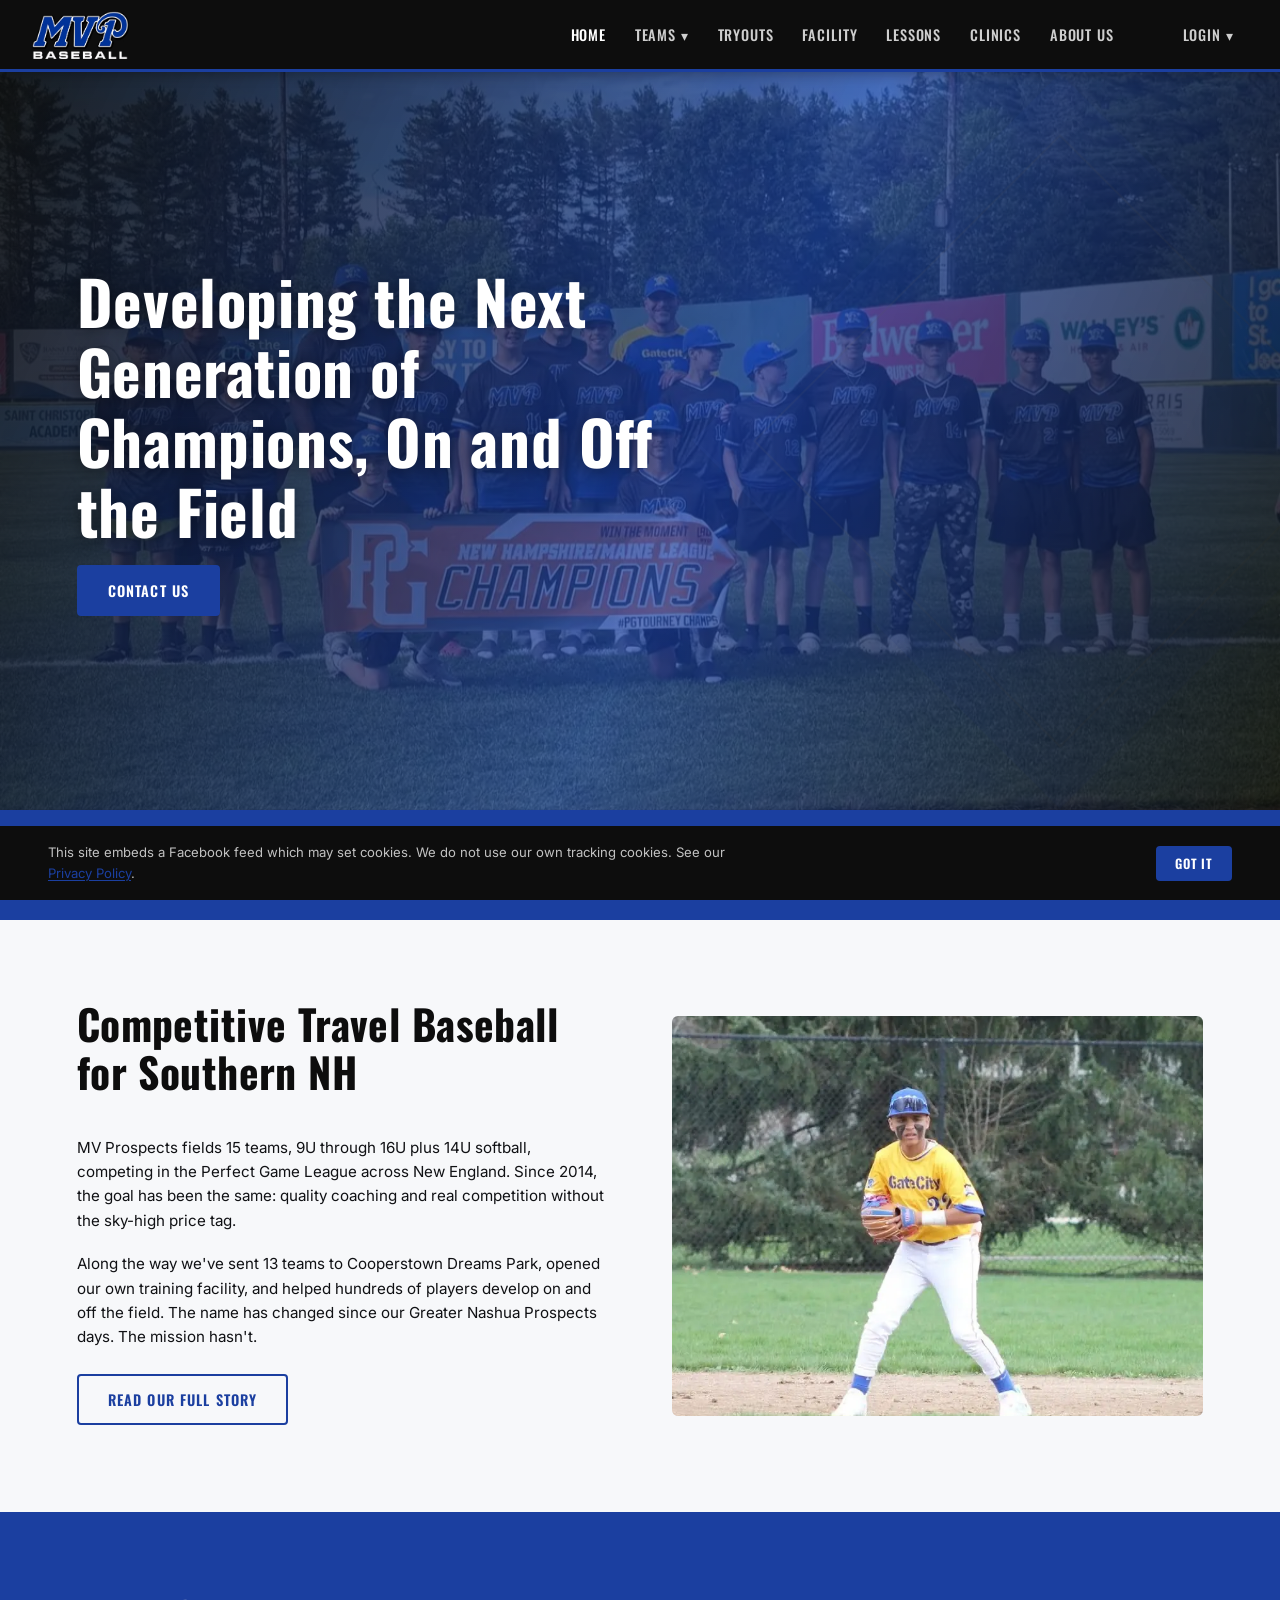
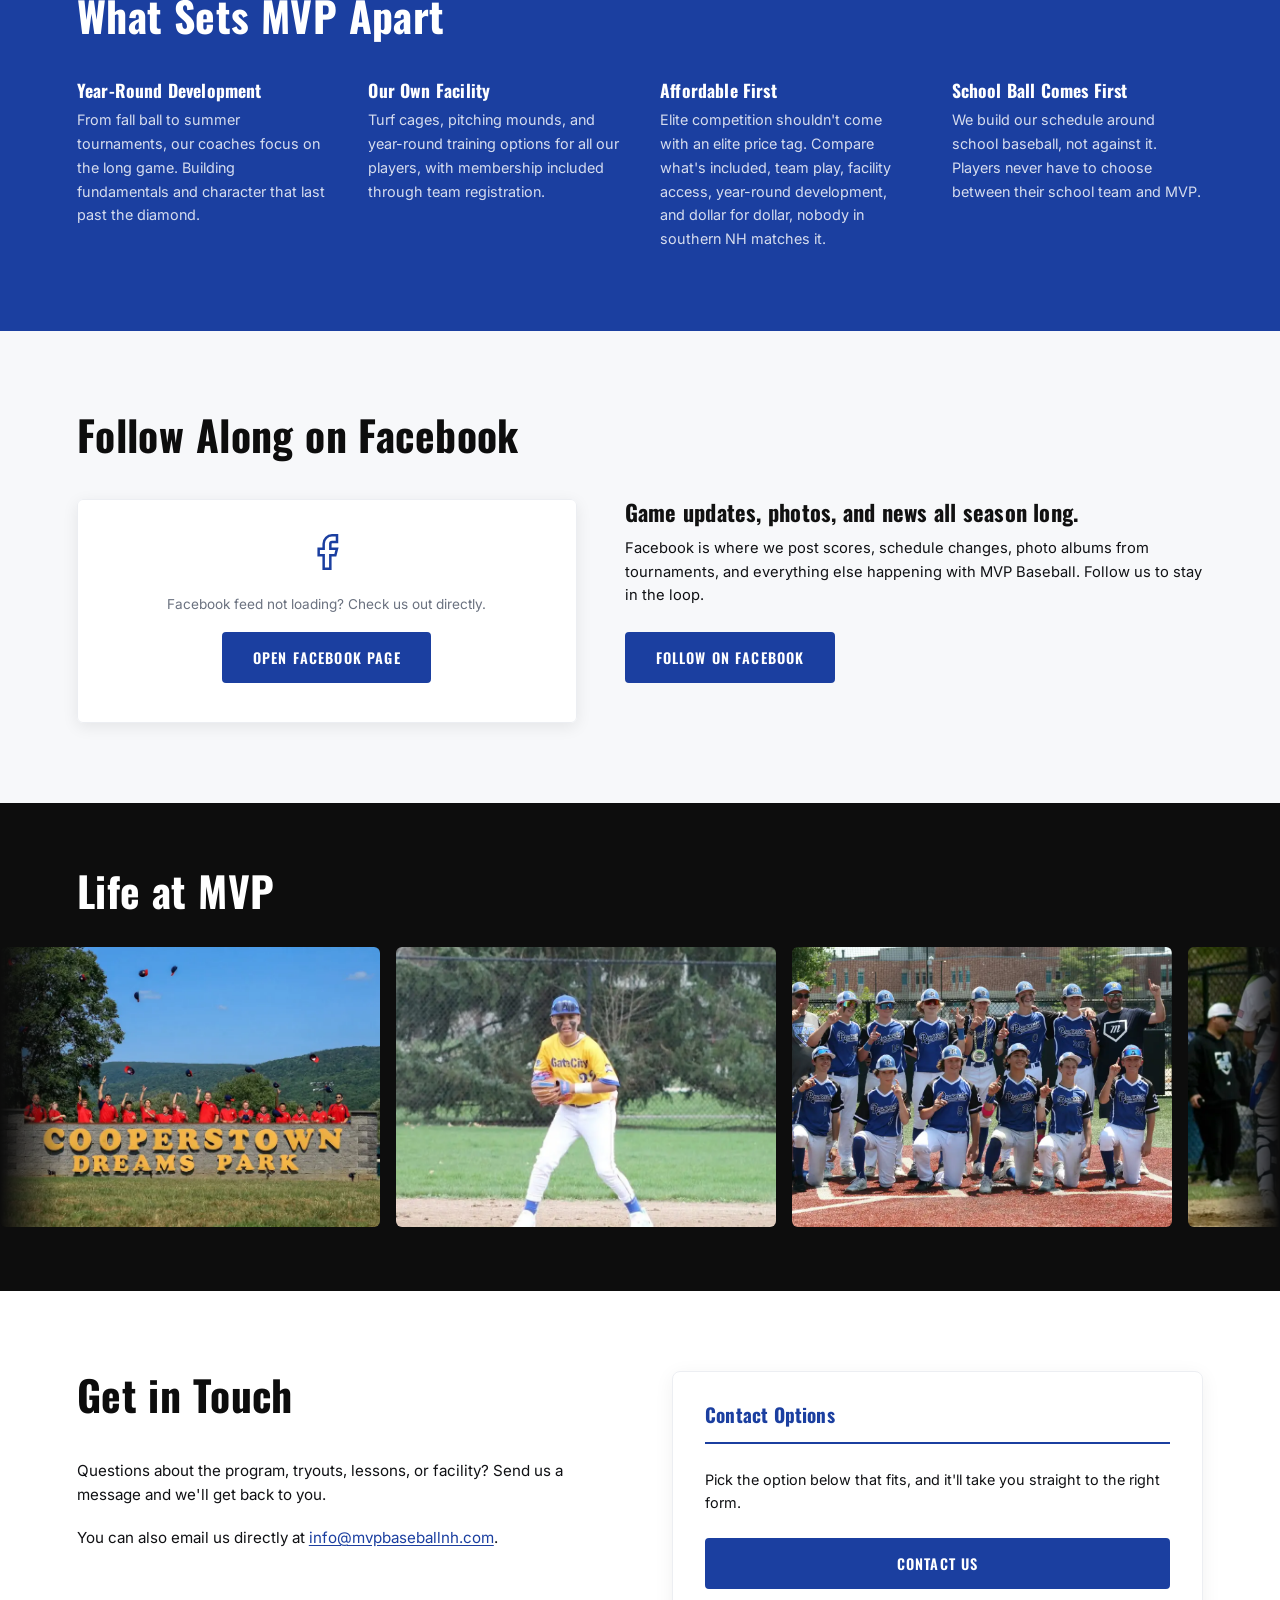
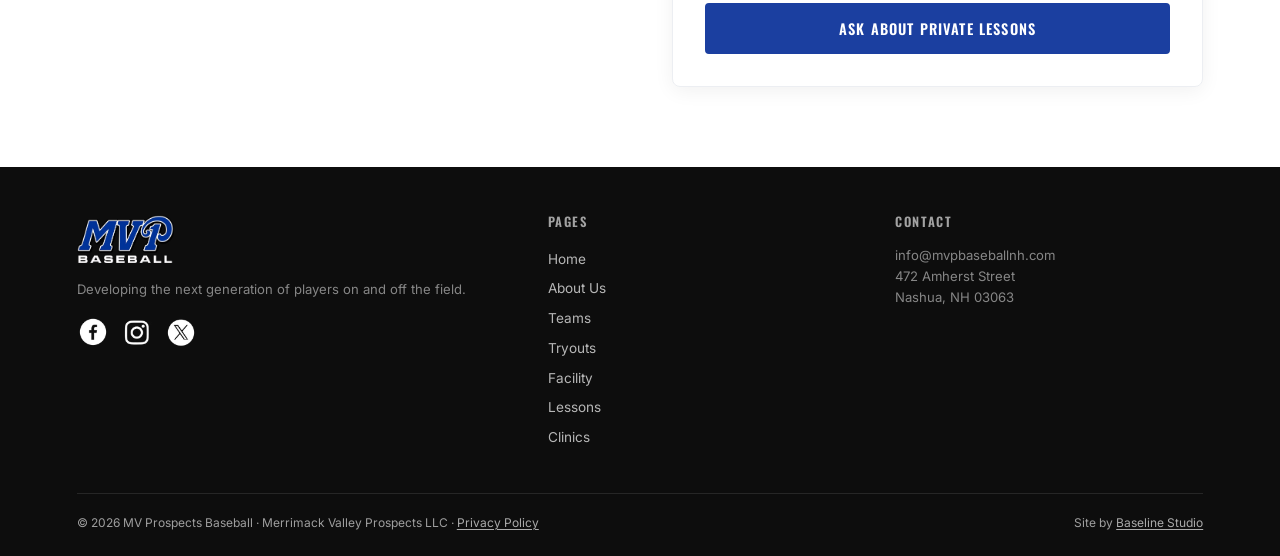
<file: index.html>
<!DOCTYPE html>
<html lang="en">
<head>
<script>document.documentElement.classList.add('js');</script>
<meta charset="UTF-8">
<meta name="viewport" content="width=device-width, initial-scale=1.0">
<title>MV Prospects Baseball | Travel Baseball in Nashua, NH</title>
<meta name="description" content="MV Prospects Baseball is a travel baseball program in Nashua, NH serving players 9U through 16U, with a dedicated training facility, private lessons, and clinics.">
<link rel="canonical" href="https://mvprospectsnh.com/">
<meta property="og:title" content="MV Prospects Baseball | Travel Baseball in Nashua, NH">
<meta property="og:description" content="Travel baseball program in Nashua, NH for players 9U through 16U. Teams, tryouts, private lessons, clinics, and our own training facility.">
<meta property="og:type" content="website">
<meta property="og:url" content="https://mvprospectsnh.com/">
<meta property="og:image" content="https://mvprospectsnh.com/assets/team1.webp">
<link rel="preconnect" href="https://fonts.googleapis.com">
<link href="https://fonts.googleapis.com/css2?family=Oswald:wght@400;500;600;700&family=Inter:wght@300;400;500;600&display=swap" rel="stylesheet">
<link rel="stylesheet" href="styles.css">
<script type="application/ld+json">
{
  "@context": "https://schema.org",
  "@type": "SportsClub",
  "name": "MV Prospects Baseball",
  "alternateName": "Merrimack Valley Prospects",
  "url": "https://mvprospectsnh.com/",
  "logo": "https://mvprospectsnh.com/assets/mvplogo.avif",
  "image": "https://mvprospectsnh.com/assets/team1.webp",
  "description": "Travel baseball program in Nashua, NH serving players 9U through 16U, with a dedicated training facility, private lessons, and clinics.",
  "address": {
    "@type": "PostalAddress",
    "streetAddress": "472 Amherst Street",
    "addressLocality": "Nashua",
    "addressRegion": "NH",
    "postalCode": "03063",
    "addressCountry": "US"
  },
  "areaServed": "Nashua, NH and southern New Hampshire",
  "sameAs": [
    "https://www.facebook.com/MerrimackValleyProspects/",
    "https://www.instagram.com/merrimackvalleyprospects/",
    "https://x.com/prospectsvalley"
  ]
}
</script>
</head>
<body data-page="home">

<a href="#main-content" class="skip-link">Skip to main content</a>
<div id="site-header"></div>

<main id="main-content" tabindex="-1">

  <section class="hero">
    <img src="assets/team1.webp" onerror="this.onerror=null;this.src='assets/team1.jpg';" alt="" style="position:absolute;inset:0;width:100%;height:100%;object-fit:cover;object-position:center 70%;">
    <div class="hero-diamond"></div>
    <svg class="hero-stitches" aria-hidden="true" viewBox="0 0 800 560" preserveAspectRatio="none" xmlns="http://www.w3.org/2000/svg" style="position:absolute;inset:0;width:100%;height:100%;opacity:0.06;">
      <path d="M650 0 Q750 150 800 280" stroke="white" stroke-width="2" fill="none" stroke-dasharray="8 6"/>
      <path d="M680 0 Q780 150 800 300" stroke="white" stroke-width="1.5" fill="none" stroke-dasharray="8 6"/>
      <circle cx="700" cy="80" r="60" stroke="white" stroke-width="1" fill="none" stroke-dasharray="4 4"/>
    </svg>
    <div class="hero-bg"></div>
    <div class="hero-content">
      <h1>Developing the Next Generation of Champions, On and Off the Field</h1>
      <div class="hero-actions">
        <a href="https://mvprospectsnh.byga.net/f/lwzmftkkul" target="_blank" class="btn btn-primary">Contact Us</a>
      </div>
    </div>
  </section>

  <div class="stats-bar">
    <div class="stat-item"><span class="stat-num" data-target="15">15</span><span class="stat-label">Active Teams</span></div>
    <div class="stat-item"><span class="stat-num" data-target="300" data-suffix="+">300+</span><span class="stat-label">Players Developed</span></div>
    <div class="stat-item"><span class="stat-num" data-target="13">13</span><span class="stat-label">Cooperstown Trips</span></div>
    <div class="stat-item"><span class="stat-num" data-target="2014" data-start="1990">2014</span><span class="stat-label">Year Founded</span></div>
  </div>

  <!-- About split -->
  <section class="section section-alt">
    <div class="split coop-split fade-in">
      <div>
        <div class="section-header"><h2>Competitive Travel Baseball for Southern NH</h2></div>
        <p style="color:var(--gray-700);margin-bottom:1.2rem;font-size:0.95rem;">MV Prospects fields 15 teams, 9U through 16U plus 14U softball, competing in the Perfect Game League across New England. Since 2014, the goal has been the same: quality coaching and real competition without the sky-high price tag.</p>
        <p style="color:var(--gray-700);margin-bottom:1.5rem;font-size:0.95rem;">Along the way we've sent 13 teams to Cooperstown Dreams Park, opened our own training facility, and helped hundreds of players develop on and off the field. The name has changed since our Greater Nashua Prospects days. The mission hasn't.</p>
        <a href="about.html" class="btn btn-outline-blue">Read Our Full Story</a>
      </div>
      <div class="split-img img-zoom" style="overflow:hidden;border-radius:6px;">
        <img src="assets/action1.webp" onerror="this.onerror=null;this.src='assets/action1.jpg';" style="width:100%;height:100%;object-fit:cover;" loading="lazy" alt="MV Prospects player in game action">
      </div>
    </div>
  </section>


  <!-- What Sets MVP Apart -->
  <section class="section" style="background:var(--blue);">
    <div class="section-header white"><h2>What Sets MVP Apart</h2></div>
    <div style="display:grid;grid-template-columns:repeat(auto-fit,minmax(240px,1fr));gap:2.5rem;">
      <div class="fade-in">
        <h3 style="font-size:1.1rem;margin-bottom:0.5rem;color:var(--white);">Year-Round Development</h3>
        <p style="color:rgba(255,255,255,0.82);font-size:0.9rem;line-height:1.65;">From fall ball to summer tournaments, our coaches focus on the long game. Building fundamentals and character that last past the diamond.</p>
      </div>
      <div class="fade-in" style="animation-delay:0.1s;">
        <h3 style="font-size:1.1rem;margin-bottom:0.5rem;color:var(--white);">Our Own Facility</h3>
        <p style="color:rgba(255,255,255,0.82);font-size:0.9rem;line-height:1.65;">Turf cages, pitching mounds, and year-round training options for all our players, with membership included through team registration.</p>
      </div>
      <div class="fade-in" style="animation-delay:0.2s;">
        <h3 style="font-size:1.1rem;margin-bottom:0.5rem;color:var(--white);">Affordable First</h3>
        <p style="color:rgba(255,255,255,0.82);font-size:0.9rem;line-height:1.65;">Elite competition shouldn't come with an elite price tag. Compare what's included, team play, facility access, year-round development, and dollar for dollar, nobody in southern NH matches it.</p>
      </div>
      <div class="fade-in" style="animation-delay:0.3s;">
        <h3 style="font-size:1.1rem;margin-bottom:0.5rem;color:var(--white);">School Ball Comes First</h3>
        <p style="color:rgba(255,255,255,0.82);font-size:0.9rem;line-height:1.65;">We build our schedule around school baseball, not against it. Players never have to choose between their school team and MVP.</p>
      </div>
    </div>
  </section>

  <!-- Facebook feed -->
  <section class="fb-section">
    <div class="section-header"><h2>Follow Along on Facebook</h2></div>
    <div class="fb-wrapper">
      <div class="fb-embed-container">
        <div id="fb-root"></div>
        <div id="fbPageContainer"></div>
        <div class="fb-embed-fallback" id="fbFallback" style="display:none;">
          <svg width="40" height="40" viewBox="0 0 24 24" fill="none" stroke="var(--blue)" stroke-width="1.5" aria-hidden="true" style="margin:0 auto 1rem;"><path d="M18 2h-3a5 5 0 0 0-5 5v3H7v4h3v8h4v-8h3l1-4h-4V7a1 1 0 0 1 1-1h3z"/></svg>
          <p style="margin-bottom:1rem;">Facebook feed not loading? Check us out directly.</p>
          <a href="https://www.facebook.com/MerrimackValleyProspects/" target="_blank" class="btn btn-primary">Open Facebook Page</a>
        </div>
      </div>
      <div class="fb-side">
        <h3>Game updates, photos, and news all season long.</h3>
        <p>Facebook is where we post scores, schedule changes, photo albums from tournaments, and everything else happening with MVP Baseball. Follow us to stay in the loop.</p>
        <a href="https://www.facebook.com/MerrimackValleyProspects/" target="_blank" class="btn btn-primary" style="display:inline-block;">Follow on Facebook</a>
      </div>
    </div>
  </section>

  <!-- Scrolling photo gallery -->
  <section class="gallery-section">
    <div class="section-header white"><h2>Life at MVP</h2></div>
    <div class="gallery-track-wrap">
      <div class="gallery-track">
        <!-- first set -->
        <img src="assets/cooperstown2.webp" onerror="this.onerror=null;this.src='assets/cooperstown2.jpg';" alt="MV Prospects players at the Cooperstown Dreams Park tournament" loading="lazy">
        <img src="assets/action1.webp" onerror="this.onerror=null;this.src='assets/action1.jpg';"      alt="MV Prospects player in game action" loading="lazy">
        <img src="assets/team2.webp" onerror="this.onerror=null;this.src='assets/team2.jpg';"        alt="MV Prospects travel baseball team" loading="lazy">
        <img src="assets/action4.webp" onerror="this.onerror=null;this.src='assets/action4.jpg';"      alt="MV Prospects player in game action" loading="lazy">
        <img src="assets/action5.webp" onerror="this.onerror=null;this.src='assets/action5.jpg';"      alt="MV Prospects player in game action" loading="lazy">
        <img src="assets/cooperstown1.webp" onerror="this.onerror=null;this.src='assets/cooperstown1.jpg';" alt="MV Prospects players at the Cooperstown Dreams Park tournament" loading="lazy">
        <img src="assets/team1.webp" onerror="this.onerror=null;this.src='assets/team1.jpg';"        alt="MV Prospects travel baseball team" loading="lazy">
        <!-- duplicate for seamless loop, hidden from assistive tech to avoid repeating the same images -->
        <img src="assets/cooperstown2.webp" onerror="this.onerror=null;this.src='assets/cooperstown2.jpg';" alt="" aria-hidden="true" loading="lazy">
        <img src="assets/action1.webp" onerror="this.onerror=null;this.src='assets/action1.jpg';"      alt="" aria-hidden="true" loading="lazy">
        <img src="assets/team2.webp" onerror="this.onerror=null;this.src='assets/team2.jpg';"        alt="" aria-hidden="true" loading="lazy">
        <img src="assets/action4.webp" onerror="this.onerror=null;this.src='assets/action4.jpg';"      alt="" aria-hidden="true" loading="lazy">
        <img src="assets/action5.webp" onerror="this.onerror=null;this.src='assets/action5.jpg';"      alt="" aria-hidden="true" loading="lazy">
        <img src="assets/cooperstown1.webp" onerror="this.onerror=null;this.src='assets/cooperstown1.jpg';" alt="" aria-hidden="true" loading="lazy">
        <img src="assets/team1.webp" onerror="this.onerror=null;this.src='assets/team1.jpg';"        alt="" aria-hidden="true" loading="lazy">
      </div>
    </div>
  </section>

  <!-- Contact form -->
  <section class="section">
    <div class="home-contact-grid">
      <div>
        <div class="section-header"><h2>Get in Touch</h2></div>
        <p style="color:var(--gray-700);font-size:0.95rem;margin-bottom:1.2rem;">Questions about the program, tryouts, lessons, or facility? Send us a message and we'll get back to you.</p>
        <p style="color:var(--gray-700);font-size:0.95rem;margin-bottom:1.5rem;">You can also email us directly at <a href="mailto:info@mvpbaseballnh.com" style="color:var(--blue);">info@mvpbaseballnh.com</a>.</p>
      </div>
      <div class="contact-form-card fade-in">
        <h3>Contact Options</h3>
        <p style="color:var(--gray-700);font-size:0.9rem;margin-bottom:1.5rem;">Pick the option below that fits, and it'll take you straight to the right form.</p>
        <a href="https://mvprospectsnh.byga.net/f/lwzmftkkul" target="_blank" class="btn btn-primary" style="width:100%;text-align:center;display:block;margin-bottom:0.9rem;">Contact Us</a>
        <a href="https://mvprospectsnh.byga.net/f/oagjrgxjys" target="_blank" class="btn btn-primary" style="width:100%;text-align:center;display:block;">Ask About Private Lessons</a>
      </div>
    </div>
  </section>

</main>

<div id="site-footer"></div>

<script src="main.js"></script>
<script data-goatcounter="https://mvprospects.goatcounter.com/count" async src="//gc.zgo.at/count.js"></script>
</body>
</html>
</file>
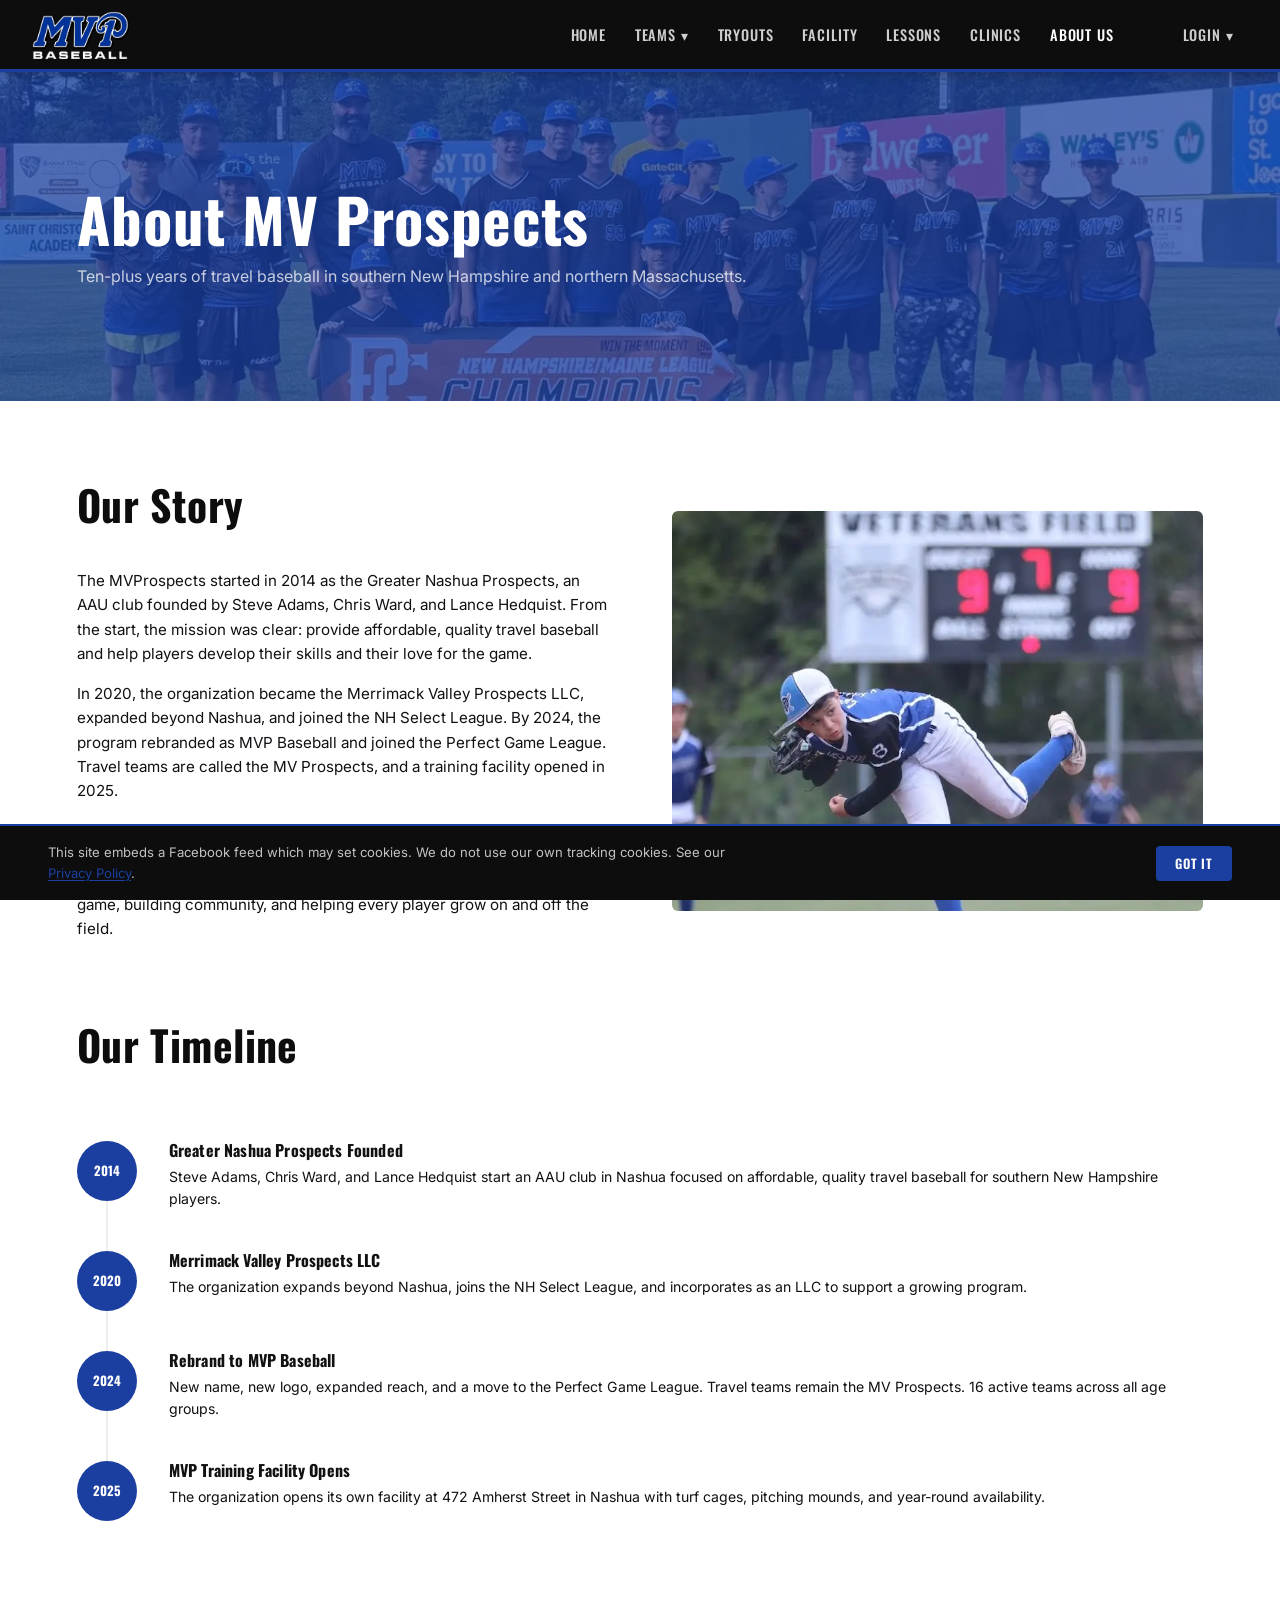
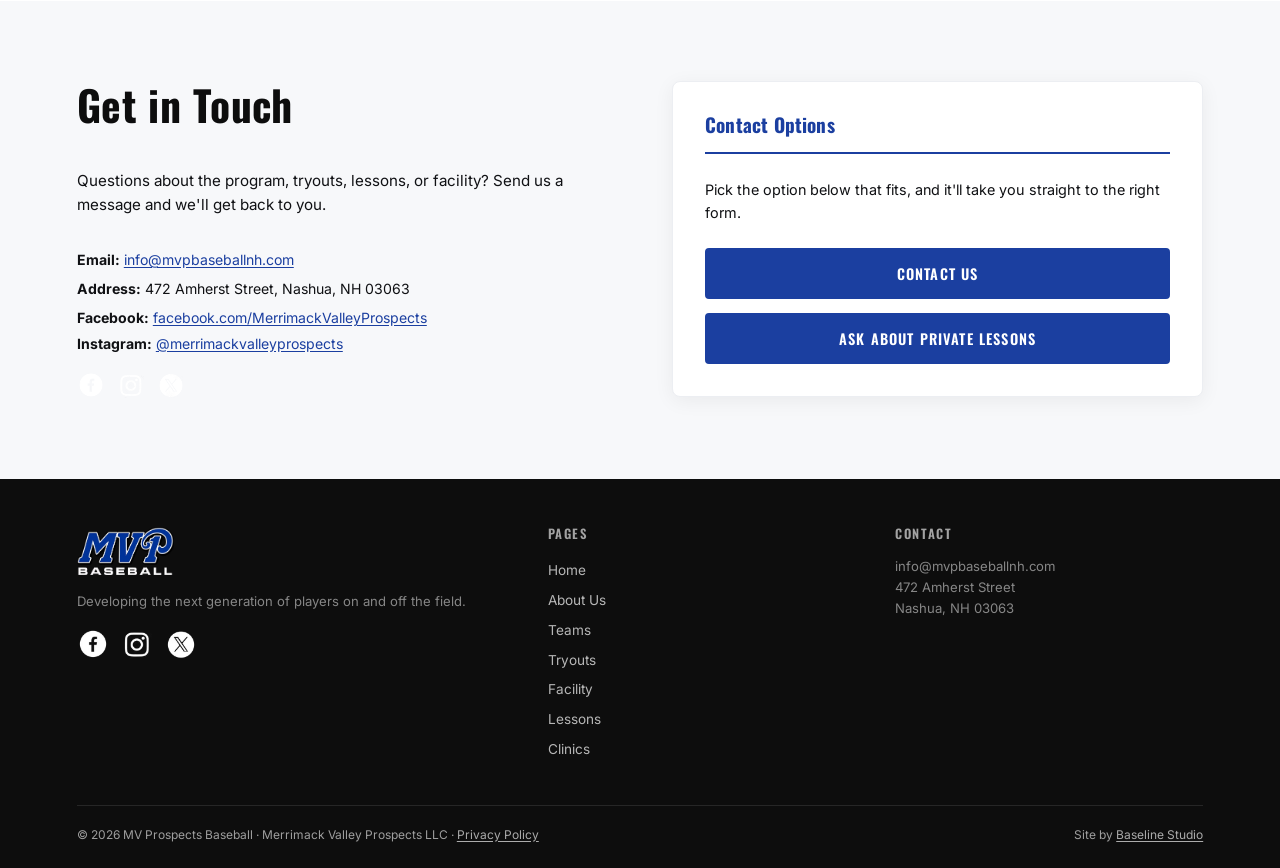
<file: about.html>
<!DOCTYPE html>
<html lang="en">
<head>
<script>document.documentElement.classList.add('js');</script>
<meta charset="UTF-8">
<meta name="viewport" content="width=device-width, initial-scale=1.0">
<title>About Us | MV Prospects Baseball, Nashua NH</title>
<meta name="description" content="MV Prospects Baseball has served southern New Hampshire travel baseball players since 2014. Learn our story and see our timeline from Greater Nashua Prospects to today.">
<link rel="canonical" href="https://mvprospectsnh.com/about">
<meta property="og:title" content="About Us | MV Prospects Baseball, Nashua NH">
<meta property="og:description" content="MV Prospects Baseball has served southern New Hampshire travel baseball players since 2014.">
<meta property="og:type" content="website">
<meta property="og:url" content="https://mvprospectsnh.com/about">
<meta property="og:image" content="https://mvprospectsnh.com/assets/team1.webp">
<link rel="preconnect" href="https://fonts.googleapis.com">
<link href="https://fonts.googleapis.com/css2?family=Oswald:wght@400;500;600;700&family=Inter:wght@300;400;500;600&display=swap" rel="stylesheet">
<link rel="stylesheet" href="styles.css">
<script type="application/ld+json">
{
  "@context": "https://schema.org",
  "@type": "SportsClub",
  "name": "MV Prospects Baseball",
  "alternateName": "Merrimack Valley Prospects",
  "url": "https://mvprospectsnh.com/",
  "logo": "https://mvprospectsnh.com/assets/mvplogo.avif",
  "foundingDate": "2014",
  "address": {
    "@type": "PostalAddress",
    "streetAddress": "472 Amherst Street",
    "addressLocality": "Nashua",
    "addressRegion": "NH",
    "postalCode": "03063",
    "addressCountry": "US"
  },
  "areaServed": "Nashua, NH and southern New Hampshire",
  "sameAs": [
    "https://www.facebook.com/MerrimackValleyProspects/",
    "https://www.instagram.com/merrimackvalleyprospects/",
    "https://x.com/prospectsvalley"
  ]
}
</script>
</head>
<body data-page="about">

<a href="#main-content" class="skip-link">Skip to main content</a>
<div id="site-header"></div>

<main id="main-content" tabindex="-1">
  <div class="page-hero" style="position:relative;overflow:hidden;">
    <img src="assets/team1.webp" onerror="this.onerror=null;this.src='assets/team1.jpg';" alt="" style="position:absolute;inset:0;width:100%;height:100%;object-fit:cover;object-position:center 54%;opacity:0.25;z-index:0;">
    <h1 style="position:relative;z-index:1;">About MV Prospects</h1>
    <p style="position:relative;z-index:1;">Ten-plus years of travel baseball in southern New Hampshire and northern Massachusetts.</p>
  </div>
  <section class="section">
    <div class="split fade-in" style="margin-bottom:5rem;">
      <div>
        <div class="section-header"><h2>Our Story</h2></div>
        <p style="color:var(--gray-700);margin-bottom:1rem;font-size:0.95rem;">The MVProspects started in 2014 as the Greater Nashua Prospects, an AAU club founded by Steve Adams, Chris Ward, and Lance Hedquist. From the start, the mission was clear: provide affordable, quality travel baseball and help players develop their skills and their love for the game.</p>
        <p style="color:var(--gray-700);margin-bottom:1rem;font-size:0.95rem;">In 2020, the organization became the Merrimack Valley Prospects LLC, expanded beyond Nashua, and joined the NH Select League. By 2024, the program rebranded as MVP Baseball and joined the Perfect Game League. Travel teams are called the MV Prospects, and a training facility opened in 2025.</p>
        <p style="color:var(--gray-700);font-size:0.95rem;">Over the years MVP has grown to 15 teams, sent 13 groups and 156 players to Cooperstown, and created memories for hundreds of kids across the region. Success here isn't only measured in wins. It's about a love for the game, building community, and helping every player grow on and off the field.</p>
      </div>
      <div class="split-img img-zoom about-action3" style="overflow:hidden;border-radius:6px;">
        <img src="assets/action3.webp" onerror="this.onerror=null;this.src='assets/action3.jpg';" style="width:100%;height:100%;object-fit:cover;" loading="lazy" alt="MV Prospects game action">
      </div>
    </div>

    <div class="section-header"><h2>Our Timeline</h2></div>
    <div class="timeline" style="margin-bottom:0;">
      <div class="timeline-item fade-in stagger-1">
        <div class="timeline-year">2014</div>
        <div class="timeline-content">
          <h3>Greater Nashua Prospects Founded</h3>
          <p>Steve Adams, Chris Ward, and Lance Hedquist start an AAU club in Nashua focused on affordable, quality travel baseball for southern New Hampshire players.</p>
        </div>
      </div>
      <div class="timeline-item fade-in stagger-2">
        <div class="timeline-year">2020</div>
        <div class="timeline-content">
          <h3>Merrimack Valley Prospects LLC</h3>
          <p>The organization expands beyond Nashua, joins the NH Select League, and incorporates as an LLC to support a growing program.</p>
        </div>
      </div>
      <div class="timeline-item fade-in stagger-3">
        <div class="timeline-year">2024</div>
        <div class="timeline-content">
          <h3>Rebrand to MVP Baseball</h3>
          <p>New name, new logo, expanded reach, and a move to the Perfect Game League. Travel teams remain the MV Prospects. 16 active teams across all age groups.</p>
        </div>
      </div>
      <div class="timeline-item fade-in stagger-4" style="padding-bottom:0;">
        <div class="timeline-year">2025</div>
        <div class="timeline-content">
          <h3>MVP Training Facility Opens</h3>
          <p>The organization opens its own facility at 472 Amherst Street in Nashua with turf cages, pitching mounds, and year-round availability.</p>
        </div>
      </div>
    </div>
  </section>

  <!-- Contact form on about page -->
  <section class="section section-alt">
    <div class="about-contact-grid">
      <div>
        <div class="section-header"><h2>Get in Touch</h2></div>
        <p style="color:var(--gray-700);font-size:0.95rem;margin-bottom:1.2rem;">Questions about the program, tryouts, lessons, or facility? Send us a message and we'll get back to you.</p>
        <div style="margin-top:2rem;">
          <p style="font-size:0.88rem;color:var(--gray-700);margin-bottom:0.4rem;"><strong>Email:</strong> <a href="mailto:info@mvpbaseballnh.com" style="color:var(--blue);">info@mvpbaseballnh.com</a></p>
          <p style="font-size:0.88rem;color:var(--gray-700);margin-bottom:0.4rem;"><strong>Address:</strong> 472 Amherst Street, Nashua, NH 03063</p>
          <p style="font-size:0.88rem;color:var(--gray-700);margin-bottom:0.2rem;"><strong>Facebook:</strong> <a href="https://www.facebook.com/MerrimackValleyProspects/" target="_blank" style="color:var(--blue);">facebook.com/MerrimackValleyProspects</a></p>
          <p style="font-size:0.88rem;color:var(--gray-700);margin-bottom:1rem;"><strong>Instagram:</strong> <a href="https://www.instagram.com/merrimackvalleyprospects/" target="_blank" style="color:var(--blue);">@merrimackvalleyprospects</a></p>
          <div style="display:flex;gap:0.75rem;margin-top:0.5rem;">
            <a href="https://www.facebook.com/MerrimackValleyProspects/" target="_blank"><img src="assets/facebook_logo.avif" loading="lazy" decoding="async" alt="Facebook" style="width:28px;height:28px;object-fit:contain;"></a>
            <a href="https://www.instagram.com/merrimackvalleyprospects/" target="_blank"><img src="assets/insta_logo.avif" loading="lazy" decoding="async" alt="Instagram" style="width:28px;height:28px;object-fit:contain;"></a>
            <a href="https://x.com/prospectsvalley" target="_blank"><img src="assets/x_logo.avif" loading="lazy" decoding="async" alt="X" style="width:28px;height:28px;object-fit:contain;"></a>
          </div>
        </div>
      </div>
      <div class="contact-form-card fade-in">
        <h3>Contact Options</h3>
        <p style="color:var(--gray-700);font-size:0.9rem;margin-bottom:1.5rem;">Pick the option below that fits, and it'll take you straight to the right form.</p>
        <a href="https://mvprospectsnh.byga.net/f/lwzmftkkul" target="_blank" class="btn btn-primary" style="width:100%;text-align:center;display:block;margin-bottom:0.9rem;">Contact Us</a>
        <a href="https://mvprospectsnh.byga.net/f/oagjrgxjys" target="_blank" class="btn btn-primary" style="width:100%;text-align:center;display:block;">Ask About Private Lessons</a>
      </div>
    </div>
  </section>
</main>

<div id="site-footer"></div>

<script src="main.js"></script>
<script data-goatcounter="https://mvprospects.goatcounter.com/count" async src="//gc.zgo.at/count.js"></script>
</body>
</html>
</file>
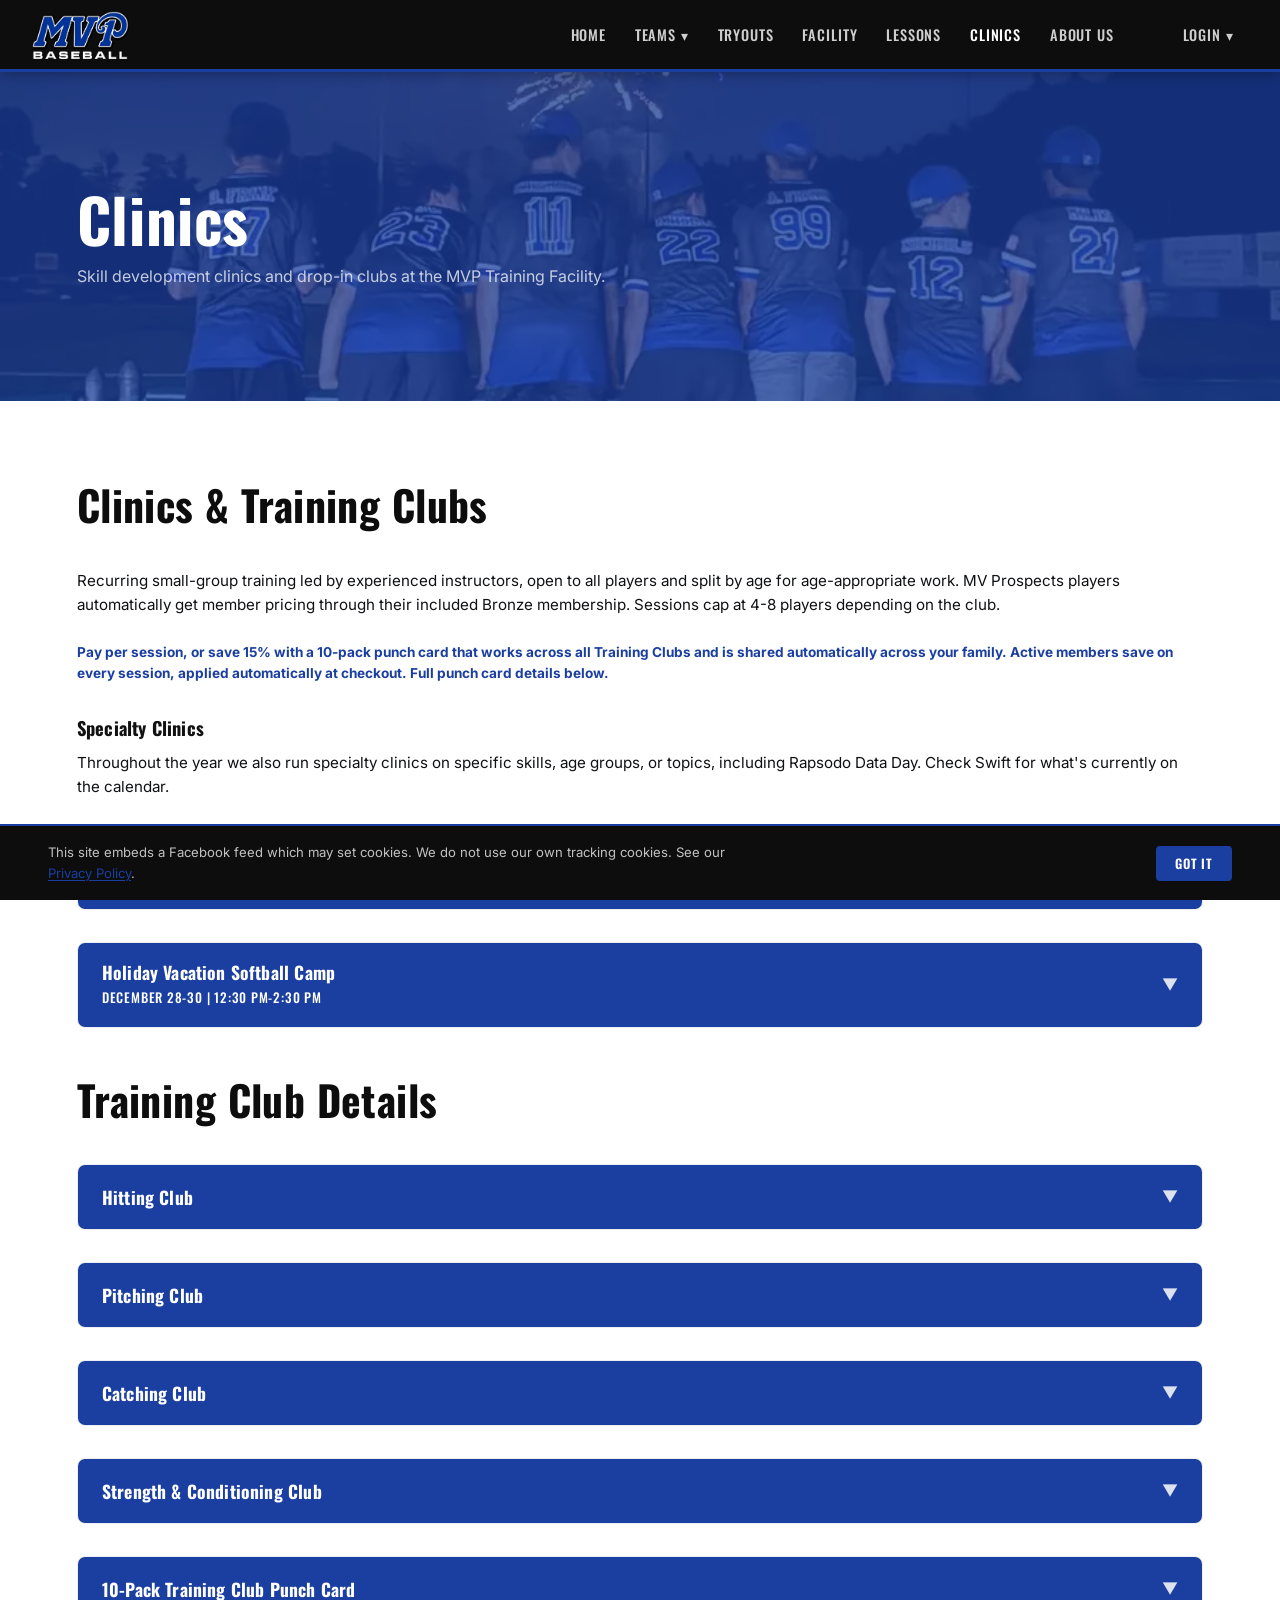
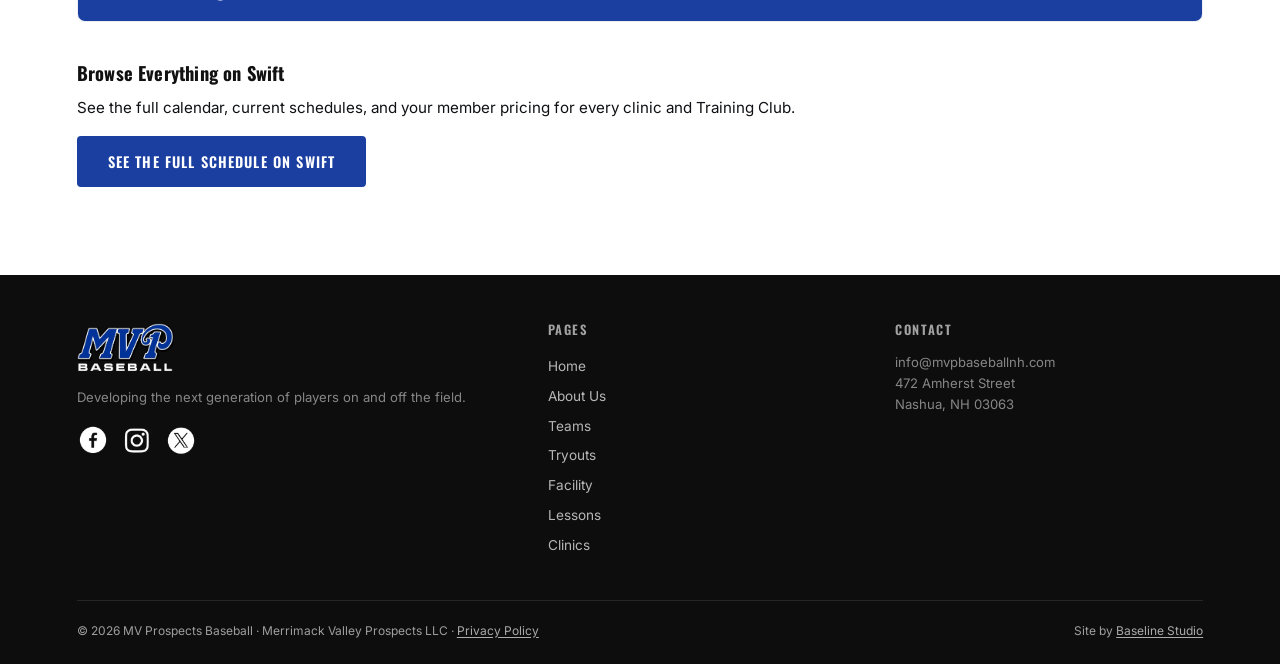
<file: clinics.html>
<!DOCTYPE html>
<html lang="en">
<head>
<script>document.documentElement.classList.add('js');</script>
<meta charset="UTF-8">
<meta name="viewport" content="width=device-width, initial-scale=1.0">
<title>Clinics | MV Prospects Baseball, Nashua NH</title>
<meta name="description" content="Baseball clinics and drop-in training clubs at the MVP Training Facility in Nashua, NH. Hitting, pitching, catching, and strength &amp; conditioning.">
<link rel="canonical" href="https://mvprospectsnh.com/clinics">
<meta property="og:title" content="Clinics | MV Prospects Baseball, Nashua NH">
<meta property="og:description" content="Baseball clinics and drop-in training clubs at the MVP Training Facility in Nashua, NH.">
<meta property="og:type" content="website">
<meta property="og:url" content="https://mvprospectsnh.com/clinics">
<meta property="og:image" content="https://mvprospectsnh.com/assets/team3.webp">
<link rel="preconnect" href="https://fonts.googleapis.com">
<link href="https://fonts.googleapis.com/css2?family=Oswald:wght@400;500;600;700&family=Inter:wght@300;400;500;600&display=swap" rel="stylesheet">
<link rel="stylesheet" href="styles.css">
<script type="application/ld+json">
{
  "@context": "https://schema.org",
  "@type": "SportsClub",
  "name": "MV Prospects Baseball",
  "alternateName": "Merrimack Valley Prospects",
  "url": "https://mvprospectsnh.com/",
  "logo": "https://mvprospectsnh.com/assets/mvplogo.avif",
  "address": {
    "@type": "PostalAddress",
    "streetAddress": "472 Amherst Street",
    "addressLocality": "Nashua",
    "addressRegion": "NH",
    "postalCode": "03063",
    "addressCountry": "US"
  },
  "areaServed": "Nashua, NH and southern New Hampshire",
  "sameAs": [
    "https://www.facebook.com/MerrimackValleyProspects/",
    "https://www.instagram.com/merrimackvalleyprospects/",
    "https://x.com/prospectsvalley"
  ]
}
</script>
</head>
<body data-page="clinics">

<a href="#main-content" class="skip-link">Skip to main content</a>
<div id="site-header"></div>

<main id="main-content" tabindex="-1">
  <div class="page-hero" style="position:relative;overflow:hidden;">
    <img src="assets/team3.webp" onerror="this.onerror=null;this.src='assets/team3.jpg';" alt="" style="position:absolute;inset:0;width:100%;height:100%;object-fit:cover;object-position:center center;opacity:0.25;z-index:0;">
    <h1 style="position:relative;z-index:1;">Clinics</h1>
    <p style="position:relative;z-index:1;">Skill development clinics and drop-in clubs at the MVP Training Facility.</p>
  </div>
  <section class="section">
    <div>
      <div class="section-header"><h2>Clinics &amp; Training Clubs</h2></div>
      <p style="color:var(--gray-700);font-size:0.95rem;margin-bottom:1.5rem;">Recurring small-group training led by experienced instructors, open to all players and split by age for age-appropriate work. MV Prospects players automatically get member pricing through their included Bronze membership. Sessions cap at 4-8 players depending on the club.</p>
      <p style="color:var(--blue);font-size:0.85rem;font-weight:700;margin-bottom:2rem;">Pay per session, or save 15% with a 10-pack punch card that works across all Training Clubs and is shared automatically across your family. Active members save on every session, applied automatically at checkout. Full punch card details below.</p>

      <h3 style="font-size:1.15rem;margin-bottom:0.8rem;">Specialty Clinics</h3>
      <p style="color:var(--gray-700);font-size:0.95rem;margin-bottom:1.5rem;">Throughout the year we also run specialty clinics on specific skills, age groups, or topics, including Rapsodo Data Day. Check Swift for what's currently on the calendar.</p>

      <details class="clinic-card" style="margin-bottom:2rem;" data-hide-on="2026-12-31">
        <summary class="clinic-header">
          <div>
            <h3>Holiday Vacation Baseball Camp</h3>
            <div class="clinic-header-date">December 28-30 | 9:00 AM-12:00 PM</div>
          </div>
        <span class="clinic-chevron" aria-hidden="true">&#9660;</span></summary>
        <div class="clinic-body">
          <p>Winter break is a great time for players to keep their skills sharp without it feeling like work. Join us December 28-30 for a three-day baseball clinic at the MVP Training Facility, with all training held indoors.</p>
          <p>Each morning includes hitting, fielding, throwing, and more. The pace is quick, and the drills are built to be fun, so players stay engaged and get plenty of quality reps. Players are grouped by age and skill level, so every athlete gets instruction that fits where they are right now.</p>
          <p>Small groups mean real coaching. With a 5-to-1 player-to-coach ratio, instructors can give each player individual attention and feedback. Sessions are led by our instructors Jayce Martinez, Jake O'Connor, and Jake Mitchell.</p>
          <p>This clinic is designed for travel-ball-caliber players ages 8-14 who want to be there and are ready to work. It's open to both MVP and non-MVP players.</p>
          <p>Sign up for a single day or all three. Each session runs from 9:00 AM to 12:00 PM.</p>
          <p><strong>Pricing:</strong> $99 per session.</p>
          <a href="https://book.runswiftapp.com/facilities/mvp-training-facility" target="_blank" class="btn btn-primary swift-btn" style="display:inline-block;">Schedule &amp; Sign Up</a>
        </div>
      </details>

      <details class="clinic-card" style="margin-bottom:3rem;" data-hide-on="2026-12-31">
        <summary class="clinic-header">
          <div>
            <h3>Holiday Vacation Softball Camp</h3>
            <div class="clinic-header-date">December 28-30 | 12:30 PM-2:30 PM</div>
          </div>
        <span class="clinic-chevron" aria-hidden="true">&#9660;</span></summary>
        <div class="clinic-body">
          <p>Winter break is a great time for players to keep their skills sharp without it feeling like work. Join us December 28-30 for a softball clinic at the MVP Training Facility, with all training held indoors.</p>
          <p>Each afternoon is a mix of hitting, fielding, throwing, and more. The pace is quick, and the drills are built to be fun, so players stay engaged and get plenty of quality reps. Players are grouped by age and skill level, so every athlete gets instruction that fits where they are right now.</p>
          <p>Small groups mean real coaching. With a 5-to-1 player-to-coach ratio, instructors can give each player individual attention and feedback. Sessions are led by instructor Liv Harnish.</p>
          <p>This clinic is designed for travel-ball-caliber players ages 8-14 who want to be there and are ready to work. It's open to both MVP and non-MVP players.</p>
          <p>Sign up for a single day or all three. Each session runs from 12:30 PM to 2:30 PM.</p>
          <p><strong>Pricing:</strong> $49 per session.</p>
          <a href="https://book.runswiftapp.com/facilities/mvp-training-facility" target="_blank" class="btn btn-primary swift-btn" style="display:inline-block;">Schedule &amp; Sign Up</a>
        </div>
      </details>

      <div class="section-header"><h2>Training Club Details</h2></div>

      <details class="clinic-card" style="margin-bottom:2rem;">
        <summary class="clinic-header">
          <h3>Hitting Club</h3>
        <span class="clinic-chevron" aria-hidden="true">&#9660;</span></summary>
        <div class="clinic-body">
          <p>Hitting Club is small-group hitting training designed to give players consistent, structured reps under the eye of an experienced instructor, at a fraction of the cost of private lessons.</p>
          <p style="font-weight:600;color:var(--black);margin-bottom:0.5rem;">What to expect in each session:</p>
          <ul style="list-style:none;margin-bottom:1rem;">
            <li style="padding:0.3rem 0;font-size:0.88rem;color:var(--gray-700);">Structured warm-up and tee work to lock in mechanics</li>
            <li style="padding:0.3rem 0;font-size:0.88rem;color:var(--gray-700);">Front toss and live BP with instructor feedback on every round</li>
            <li style="padding:0.3rem 0;font-size:0.88rem;color:var(--gray-700);">Delayed instant replay review: watch your swing on screen seconds after each rep</li>
            <li style="padding:0.3rem 0;font-size:0.88rem;color:var(--gray-700);">Rapsodo for in-session feedback on closing rounds: see exit velocity and launch angle on screen to make in-the-moment adjustments</li>
            <li style="padding:0.3rem 0;font-size:0.88rem;color:var(--gray-700);">Take-home reps: no waiting in long lines, small group sizes mean every player gets real work</li>
          </ul>
          <p>Sessions are split by age group for age-appropriate training. Capacity is limited to keep the work intense and have personal feedback.</p>
          <p><strong>About Rapsodo data:</strong> Hitting Club uses Rapsodo for live, on-screen feedback during the session, real numbers driving real adjustments as you work. For hitters who want their data tracked over time with full Rapsodo portal access, performance history, and trend analysis, see our Rapsodo Data Day specialty clinic or book a private lesson with a Rapsodo-equipped instructor.</p>
          <p><strong>Pricing:</strong> See Training Club pricing and punch card details above.</p>
          <a href="https://book.runswiftapp.com/facilities/mvp-training-facility/classes?classId=14650" target="_blank" class="btn btn-primary swift-btn" style="display:inline-block;">Schedule &amp; Sign Up</a>
        </div>
      </details>

      <details class="clinic-card" style="margin-bottom:2rem;">
        <summary class="clinic-header">
          <h3>Pitching Club</h3>
        <span class="clinic-chevron" aria-hidden="true">&#9660;</span></summary>
        <div class="clinic-body">
          <p>Pitching Club is focused, structured group training for pitchers serious about getting better. Mound-equipped tunnels, Rapsodo Pitching technology, and experienced instructors in a small-group format that prioritizes arm health and real development.</p>
          <p style="font-weight:600;color:var(--black);margin-bottom:0.5rem;">What to expect each session:</p>
          <ul style="list-style:none;margin-bottom:1rem;">
            <li style="padding:0.3rem 0;font-size:0.88rem;color:var(--gray-700);">Dynamic warm-up and arm-care routine built around long-term arm health</li>
            <li style="padding:0.3rem 0;font-size:0.88rem;color:var(--gray-700);">Bullpen work in mound-equipped tunnels with instructor feedback on mechanics, sequencing, and pitch shape</li>
            <li style="padding:0.3rem 0;font-size:0.88rem;color:var(--gray-700);">Rapsodo Pitching for in-session feedback: see velocity, spin, and pitch shape on screen right after each pitch to make in-the-moment adjustments</li>
            <li style="padding:0.3rem 0;font-size:0.88rem;color:var(--gray-700);">Small group format: Every player gets real attention</li>
          </ul>
          <p>Sessions are split by age group for age-appropriate training and arm-load management. Sessions run 60 minutes, shorter than Hitting Club because pitching work is intense and arm health matters. Book ahead; pitching mound availability is limited.</p>
          <p><strong>About Rapsodo data:</strong> Pitching Club uses Rapsodo for live, on-screen feedback during the session, real numbers driving real adjustments while you're working. For pitchers who want their data tracked over time with full Rapsodo portal access, performance history, and trend analysis, see our Rapsodo Data Day specialty clinic or book a private lesson with a Rapsodo-equipped instructor.</p>
          <p><strong>Pricing:</strong> See Training Club pricing and punch card details above.</p>
          <a href="https://book.runswiftapp.com/facilities/mvp-training-facility/classes?classId=14957" target="_blank" class="btn btn-primary swift-btn" style="display:inline-block;">Schedule &amp; Sign Up</a>
        </div>
      </details>

      <details class="clinic-card" style="margin-bottom:2rem;">
        <summary class="clinic-header">
          <h3>Catching Club</h3>
        <span class="clinic-chevron" aria-hidden="true">&#9660;</span></summary>
        <div class="clinic-body">
          <p>Catching Club exists because catchers don't get enough position-specific training anywhere else. Most teams run general practices that touch on catching maybe once a week. We dedicate full sessions to the craft.</p>
          <p style="font-weight:600;color:var(--black);margin-bottom:0.5rem;">What to expect each session:</p>
          <ul style="list-style:none;margin-bottom:1rem;">
            <li style="padding:0.3rem 0;font-size:0.88rem;color:var(--gray-700);">Receiving and framing work: quiet hands, strong stickability, working the bottom of the zone</li>
            <li style="padding:0.3rem 0;font-size:0.88rem;color:var(--gray-700);">Blocking drills: proper body position, blocking the ball in the dirt, smothering, recovery</li>
            <li style="padding:0.3rem 0;font-size:0.88rem;color:var(--gray-700);">Throw-downs to second: pop times, footwork, accuracy, working under live conditions</li>
            <li style="padding:0.3rem 0;font-size:0.88rem;color:var(--gray-700);">Live bullpen work: when the schedule allows, Catching Club pairs with Pitching Club so catchers receive real bullpens from real pitchers, game-realistic reps you can't get drilling alone</li>
          </ul>
          <p>Sessions are split by age group for age-appropriate training. Capacity is limited to keep the work intense and have personal feedback.</p>
          <p><strong>Pricing:</strong> Pay per session, or save with a 10-pack punch card that works across all Training Clubs. Active members get an additional discount on every session, see our <a href="facility.html#membership" style="color:var(--blue);font-weight:600;">Memberships page</a> for details.</p>
          <p><strong>Equipment note:</strong> Please bring your own catcher's gear. Loaner gear is available in limited sizes if needed, let us know in advance.</p>
          <a href="https://book.runswiftapp.com/facilities/mvp-training-facility/classes?classId=14958" target="_blank" class="btn btn-primary swift-btn" style="display:inline-block;">Schedule &amp; Sign Up</a>
        </div>
      </details>

      <details class="clinic-card" style="margin-bottom:2rem;">
        <summary class="clinic-header">
          <h3>Strength &amp; Conditioning Club</h3>
        <span class="clinic-chevron" aria-hidden="true">&#9660;</span></summary>
        <div class="clinic-body">
          <p style="font-weight:600;color:var(--blue);text-transform:uppercase;letter-spacing:0.05em;font-size:0.78rem;margin-bottom:0.6rem;">Ages 9-12</p>
          <p>Strength &amp; Conditioning Club is athletic development built specifically for baseball and softball players, the speed, agility, mobility, and durability work that makes everything else on the field better. No heavy weights, no gym intimidation. Just the athletic foundation that lets players hit harder, throw harder, and stay healthy across a long season.</p>
          <p style="font-weight:600;color:var(--black);margin-bottom:0.5rem;">What to expect each session:</p>
          <ul style="list-style:none;margin-bottom:1rem;">
            <li style="padding:0.3rem 0;font-size:0.88rem;color:var(--gray-700);">Dynamic warm-up and movement prep: warm-up routines players can use on their own before games and practices</li>
            <li style="padding:0.3rem 0;font-size:0.88rem;color:var(--gray-700);">Speed and agility work: first-step quickness, change of direction, sprint mechanics</li>
            <li style="padding:0.3rem 0;font-size:0.88rem;color:var(--gray-700);">Band-based strength training: resistance band work targeting the muscles baseball and softball players actually use</li>
            <li style="padding:0.3rem 0;font-size:0.88rem;color:var(--gray-700);">Core and stability training: the foundation for transferring power from the ground through the swing or throw</li>
            <li style="padding:0.3rem 0;font-size:0.88rem;color:var(--gray-700);">Conditioning circuits: sport-specific endurance that translates to late-game performance</li>
            <li style="padding:0.3rem 0;font-size:0.88rem;color:var(--gray-700);">Mobility and arm care: the work most young athletes skip, but that prevents injury and extends careers</li>
          </ul>
          <p>Capacity is limited to keep the work intense and have personal feedback. Movements are scaled up or down for each athlete's size and experience.</p>
          <p>Led by Conner Comeau, ISSA Certified Personal Trainer.</p>
          <p style="font-weight:600;color:var(--black);margin-bottom:0.5rem;">Why no heavy weights:</p>
          <p>Athletes in this age range get more performance gain from mastering bodyweight movement, building an athletic foundation, and using bands for resistance than from loading heavy weights too early. The club is built around baseball-specific athletic development, power production, rotational strength, arm-care support, and lower-body mechanics, using tools and techniques appropriate for a 9-to-12-year-old body.</p>
          <p><strong>Pricing:</strong> Pay per session, or save with a 10-pack punch card that works across all Training Clubs. Active members get an additional discount on every session, see our <a href="facility.html#membership" style="color:var(--blue);font-weight:600;">Memberships page</a> for details.</p>
          <p><strong>What to bring:</strong> Athletic clothing, sneakers (no cleats), and a water bottle. We provide all equipment.</p>
          <a href="https://book.runswiftapp.com/facilities/mvp-training-facility/classes?classId=14982" target="_blank" class="btn btn-primary swift-btn" style="display:inline-block;">Schedule &amp; Sign Up</a>
        </div>
      </details>

      <details class="clinic-card" style="margin-bottom:2.5rem;">
        <summary class="clinic-header">
          <h3>10-Pack Training Club Punch Card</h3>
        <span class="clinic-chevron" aria-hidden="true">&#9660;</span></summary>
        <div class="clinic-body">
          <p>The most economical way to attend our Training Clubs. Pre-pay for 10 sessions and save 15% off the per-session rate.</p>
          <p style="font-weight:600;color:var(--black);margin-bottom:0.5rem;">How it works:</p>
          <ul style="list-style:none;margin-bottom:1rem;">
            <li style="padding:0.3rem 0;font-size:0.88rem;color:var(--gray-700);">10 sessions, one purchase: buy once, use across the season</li>
            <li style="padding:0.3rem 0;font-size:0.88rem;color:var(--gray-700);">Use across all Training Clubs: Hitting, Pitching, Catching, Strength and any future clubs we add</li>
            <li style="padding:0.3rem 0;font-size:0.88rem;color:var(--gray-700);">Shared across your family: your punch card automatically covers all family members, siblings can use it interchangeably</li>
            <li style="padding:0.3rem 0;font-size:0.88rem;color:var(--gray-700);">No restrictions on session type: mix and match Hitting Club, Pitching Club, and Catching Club sessions however you want</li>
            <li style="padding:0.3rem 0;font-size:0.88rem;color:var(--gray-700);">Stacks with membership discounts: active members save even more on every punched session</li>
          </ul>
          <p style="font-weight:600;color:var(--black);margin-bottom:0.5rem;">Important details:</p>
          <ul style="list-style:none;margin-bottom:1rem;">
            <li style="padding:0.3rem 0;font-size:0.88rem;color:var(--gray-700);"><strong>Expiration:</strong> Punch cards expire on July 31 to align with the end of the season. Plan your usage accordingly.</li>
            <li style="padding:0.3rem 0;font-size:0.88rem;color:var(--gray-700);"><strong>No refunds:</strong> Punch cards are non-refundable once purchased. Unused sessions do not roll over to the next season.</li>
            <li style="padding:0.3rem 0;font-size:0.88rem;color:var(--gray-700);"><strong>Non-transferable:</strong> Punch cards are tied to your family account and cannot be transferred to other families.</li>
          </ul>
          <p>The punch card is designed for families that know they'll attend Training Clubs regularly throughout the season. If you're attending more than 8 sessions over the year, the punch card pays for itself.</p>
          <a href="https://book.runswiftapp.com/facilities/mvp-training-facility/packages?packageId=3526" target="_blank" class="btn btn-primary swift-btn" style="display:inline-block;">Purchase a Punch Card</a>
        </div>
      </details>

      <h3 style="font-size:1.15rem;margin-bottom:0.8rem;">Browse Everything on Swift</h3>
      <p style="color:var(--gray-700);font-size:0.95rem;margin-bottom:1rem;">See the full calendar, current schedules, and your member pricing for every clinic and Training Club.</p>
      <a href="https://book.runswiftapp.com/facilities/mvp-training-facility" target="_blank" class="btn btn-primary swift-btn" style="display:inline-block;">See the Full Schedule on Swift</a>
    </div>
  </section>
</main>

<div id="site-footer"></div>

<script src="main.js"></script>
<script data-goatcounter="https://mvprospects.goatcounter.com/count" async src="//gc.zgo.at/count.js"></script>
</body>
</html>
</file>
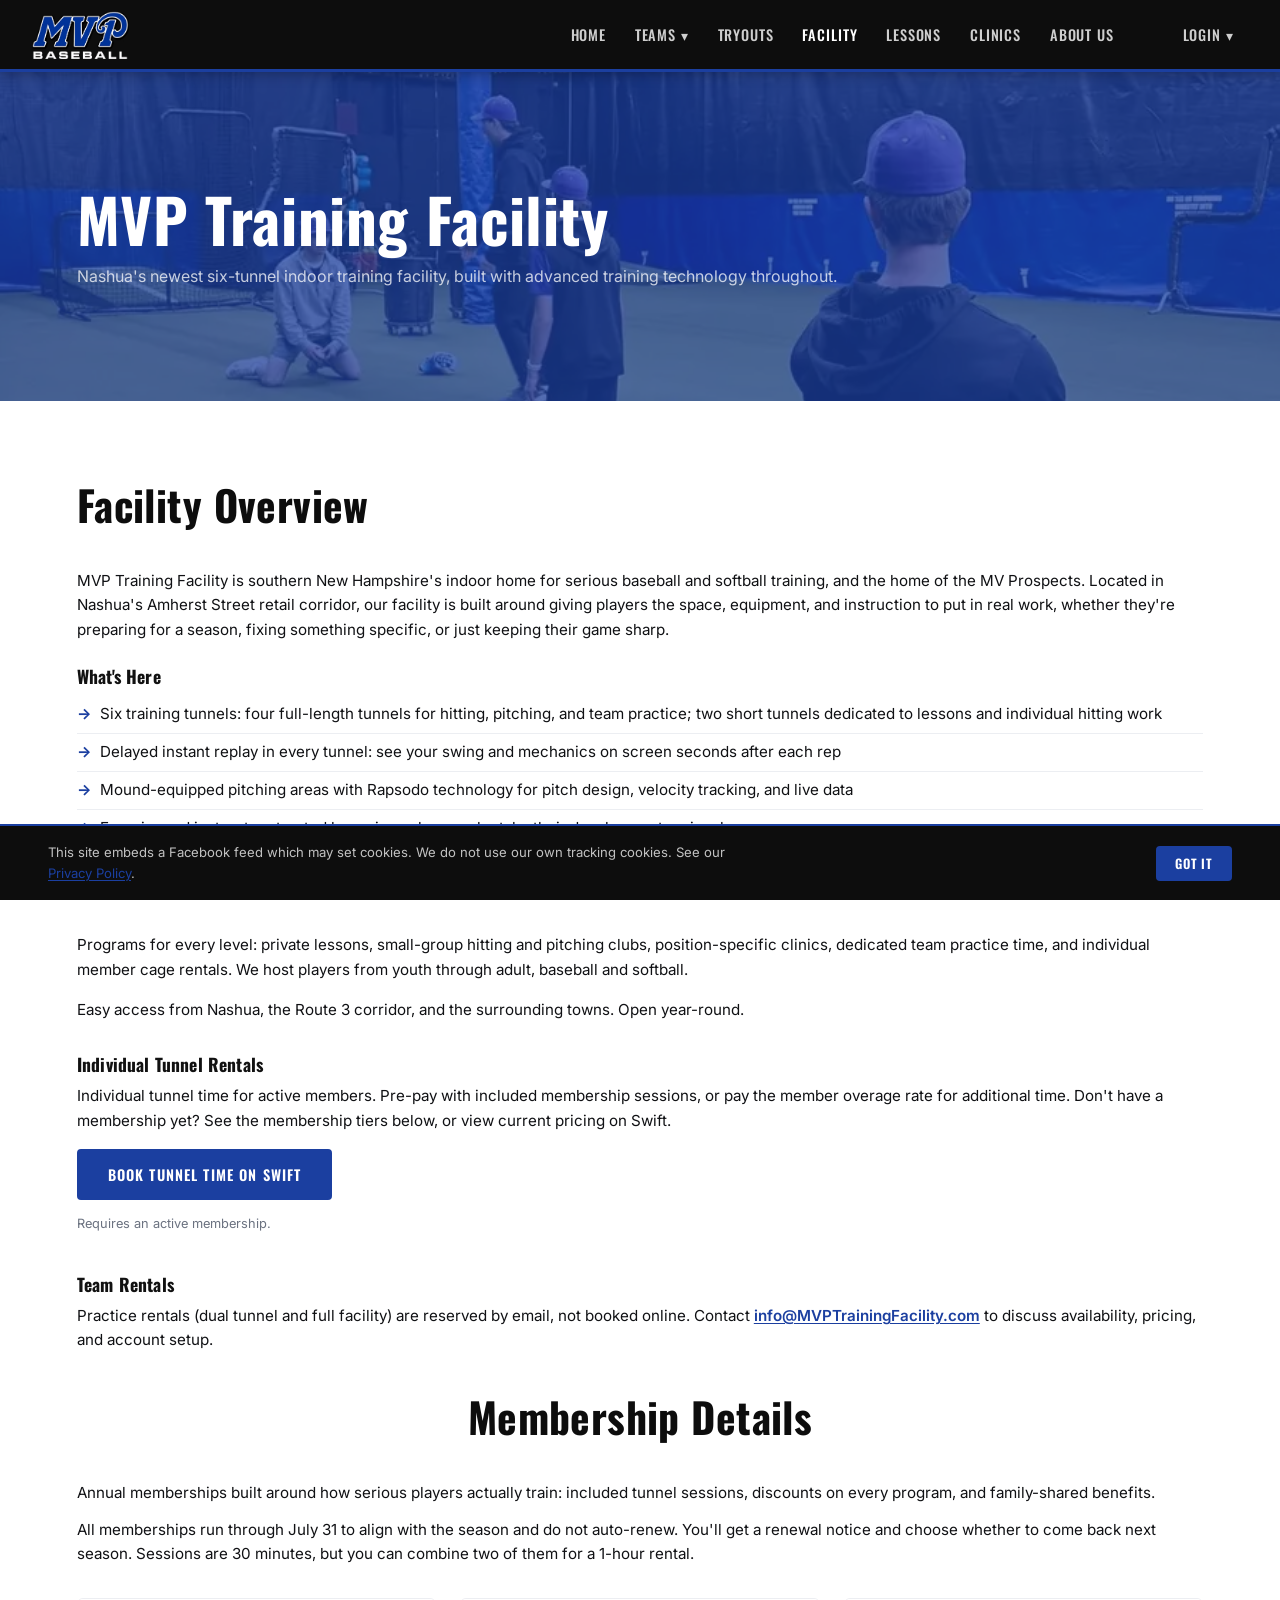
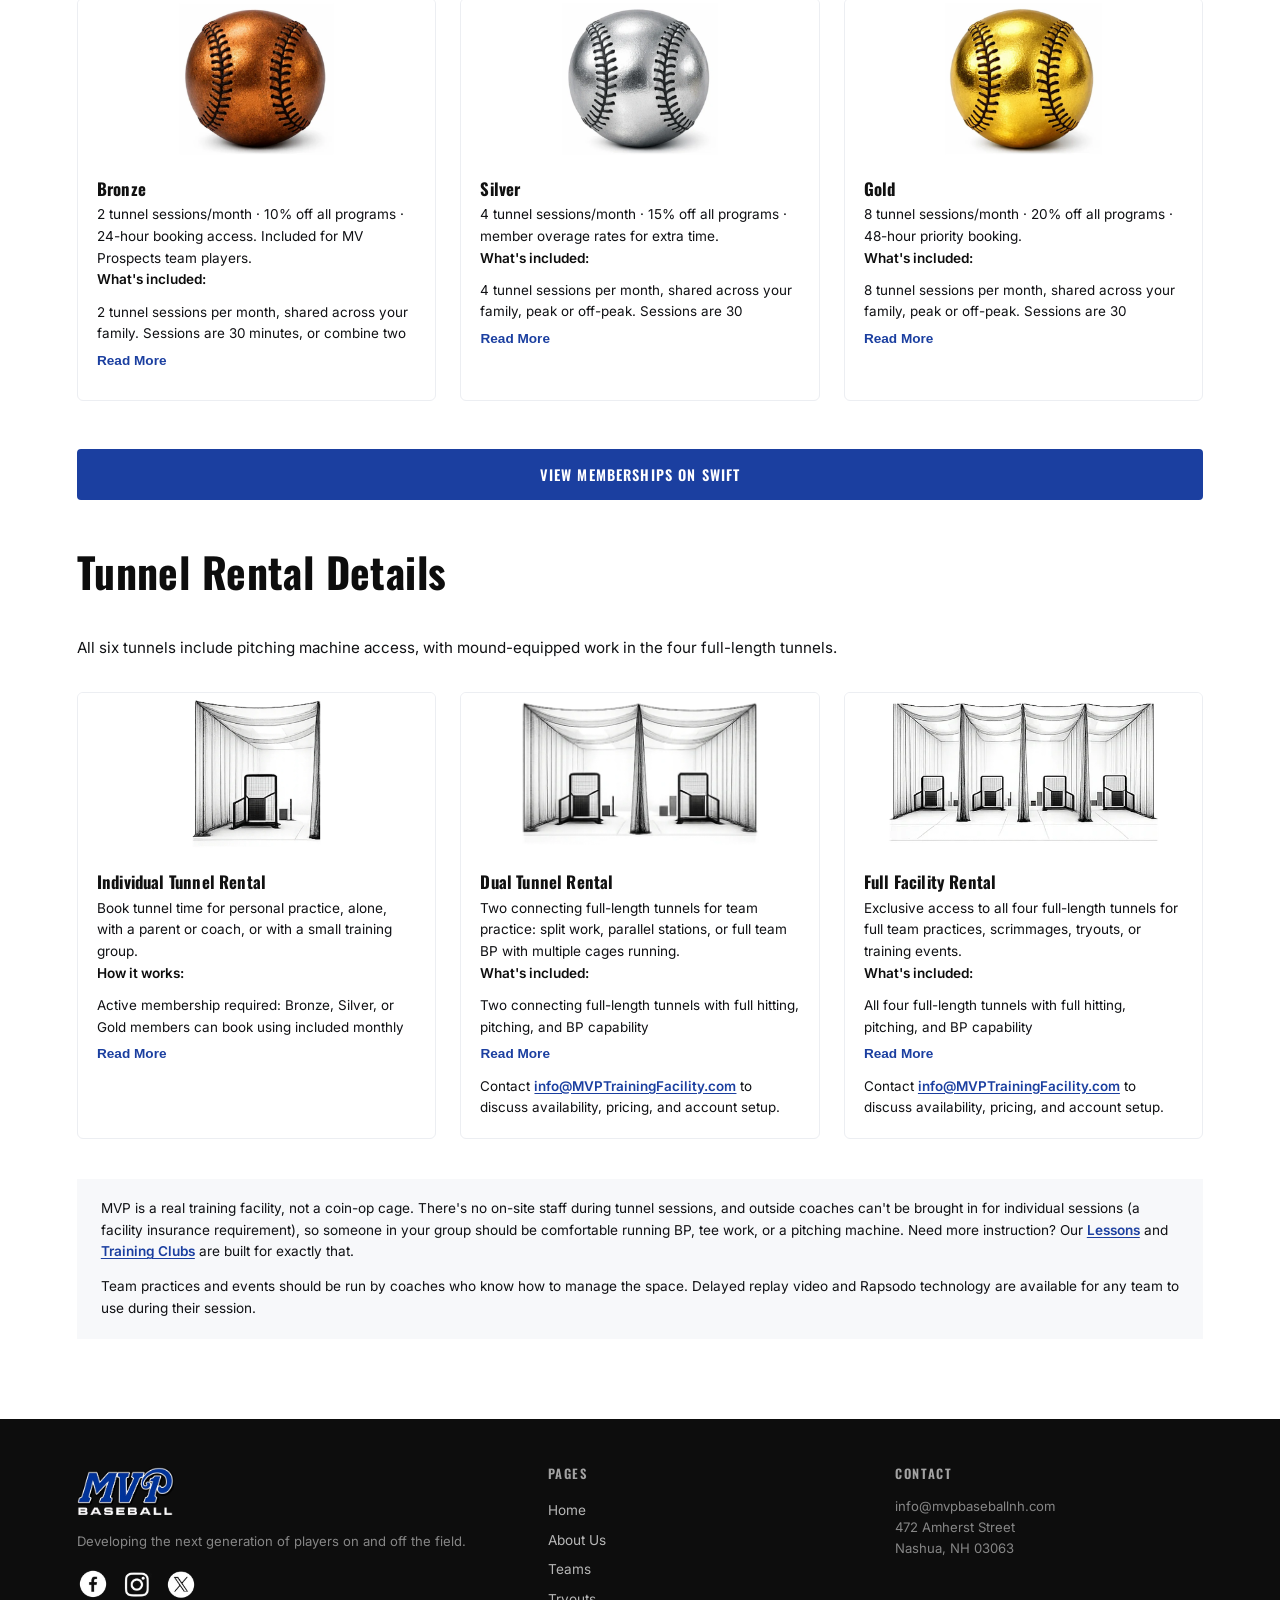
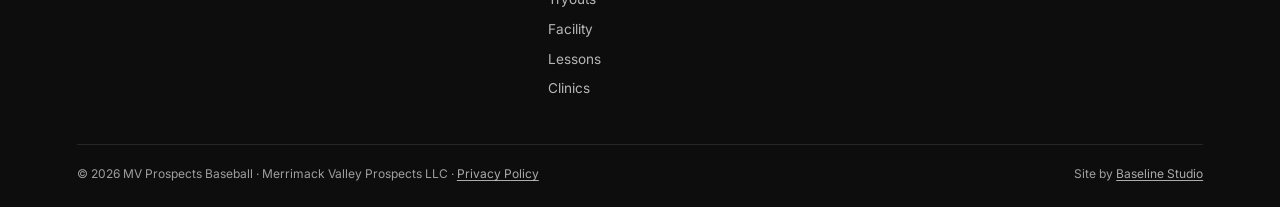
<file: facility.html>
<!DOCTYPE html>
<html lang="en">
<head>
<script>document.documentElement.classList.add('js');</script>
<meta charset="UTF-8">
<meta name="viewport" content="width=device-width, initial-scale=1.0">
<title>MVP Training Facility | MV Prospects Baseball, Nashua NH</title>
<meta name="description" content="MVP Training Facility in Nashua, NH: a six-tunnel indoor training space with memberships, individual tunnel rentals, and team practice rentals.">
<link rel="canonical" href="https://mvprospectsnh.com/facility">
<meta property="og:title" content="MVP Training Facility | MV Prospects Baseball, Nashua NH">
<meta property="og:description" content="MVP Training Facility in Nashua, NH: a six-tunnel indoor training space with memberships, individual tunnel rentals, and team practice rentals.">
<meta property="og:type" content="website">
<meta property="og:url" content="https://mvprospectsnh.com/facility">
<meta property="og:image" content="https://mvprospectsnh.com/assets/facility1.webp">
<link rel="preconnect" href="https://fonts.googleapis.com">
<link href="https://fonts.googleapis.com/css2?family=Oswald:wght@400;500;600;700&family=Inter:wght@300;400;500;600&display=swap" rel="stylesheet">
<link rel="stylesheet" href="styles.css">
<script type="application/ld+json">
{
  "@context": "https://schema.org",
  "@type": "SportsClub",
  "name": "MV Prospects Baseball",
  "alternateName": "Merrimack Valley Prospects",
  "url": "https://mvprospectsnh.com/",
  "logo": "https://mvprospectsnh.com/assets/mvplogo.avif",
  "address": {
    "@type": "PostalAddress",
    "streetAddress": "472 Amherst Street",
    "addressLocality": "Nashua",
    "addressRegion": "NH",
    "postalCode": "03063",
    "addressCountry": "US"
  },
  "areaServed": "Nashua, NH and southern New Hampshire",
  "sameAs": [
    "https://www.facebook.com/MerrimackValleyProspects/",
    "https://www.instagram.com/merrimackvalleyprospects/",
    "https://x.com/prospectsvalley"
  ]
}
</script>
</head>
<body data-page="facility">

<a href="#main-content" class="skip-link">Skip to main content</a>
<div id="site-header"></div>

<main id="main-content" tabindex="-1">
  <div class="page-hero" style="position:relative;overflow:hidden;">
    <img src="assets/facility1.webp" onerror="this.onerror=null;this.src='assets/facility1.jpg';" alt="" style="position:absolute;inset:0;width:100%;height:100%;object-fit:cover;object-position:center 40%;opacity:0.25;z-index:0;">
    <h1 style="position:relative;z-index:1;">MVP Training Facility</h1>
    <p style="position:relative;z-index:1;">Nashua's newest six-tunnel indoor training facility, built with advanced training technology throughout.</p>
  </div>

  <section class="section">
    <div>
      <div class="section-header"><h2>Facility Overview</h2></div>
      <p style="color:var(--gray-700);font-size:0.95rem;margin-bottom:1.5rem;">MVP Training Facility is southern New Hampshire's indoor home for serious baseball and softball training, and the home of the MV Prospects. Located in Nashua's Amherst Street retail corridor, our facility is built around giving players the space, equipment, and instruction to put in real work, whether they're preparing for a season, fixing something specific, or just keeping their game sharp.</p>

      <h3 style="font-size:1.1rem;margin-bottom:0.6rem;">What's Here</h3>
      <ul style="list-style:none;margin-bottom:1.5rem;">
        <li style="padding:0.4rem 0;font-size:0.95rem;color:var(--gray-700);display:flex;align-items:flex-start;gap:0.6rem;border-bottom:1px solid var(--gray-100);"><span style="color:var(--blue);font-weight:700;flex-shrink:0;">&rarr;</span><div>Six training tunnels: four full-length tunnels for hitting, pitching, and team practice; two short tunnels dedicated to lessons and individual hitting work</div></li>
        <li style="padding:0.4rem 0;font-size:0.95rem;color:var(--gray-700);display:flex;align-items:flex-start;gap:0.6rem;border-bottom:1px solid var(--gray-100);"><span style="color:var(--blue);font-weight:700;flex-shrink:0;">&rarr;</span><div>Delayed instant replay in every tunnel: see your swing and mechanics on screen seconds after each rep</div></li>
        <li style="padding:0.4rem 0;font-size:0.95rem;color:var(--gray-700);display:flex;align-items:flex-start;gap:0.6rem;border-bottom:1px solid var(--gray-100);"><span style="color:var(--blue);font-weight:700;flex-shrink:0;">&rarr;</span><div>Mound-equipped pitching areas with Rapsodo technology for pitch design, velocity tracking, and live data</div></li>
        <li style="padding:0.4rem 0;font-size:0.95rem;color:var(--gray-700);display:flex;align-items:flex-start;gap:0.6rem;border-bottom:1px solid var(--gray-100);"><span style="color:var(--blue);font-weight:700;flex-shrink:0;">&rarr;</span><div>Experienced instructors trusted by serious players who take their development seriously</div></li>
        <li style="padding:0.4rem 0;font-size:0.95rem;color:var(--gray-700);display:flex;align-items:flex-start;gap:0.6rem;"><span style="color:var(--blue);font-weight:700;flex-shrink:0;">&rarr;</span><div>Train on your schedule: secure self-access during your reservation lets you book early mornings, late evenings, and times other facilities can't accommodate. No waiting for staff hours, no signing in at a desk</div></li>
      </ul>

      <p style="color:var(--gray-700);font-size:0.95rem;margin-bottom:1rem;">Programs for every level: private lessons, small-group hitting and pitching clubs, position-specific clinics, dedicated team practice time, and individual member cage rentals. We host players from youth through adult, baseball and softball.</p>
      <p style="color:var(--gray-700);font-size:0.95rem;margin-bottom:2rem;">Easy access from Nashua, the Route 3 corridor, and the surrounding towns. Open year-round.</p>

      <h3 style="font-size:1.1rem;margin-bottom:0.6rem;">Individual Tunnel Rentals</h3>
      <p style="color:var(--gray-700);font-size:0.95rem;margin-bottom:1rem;">Individual tunnel time for active members. Pre-pay with included membership sessions, or pay the member overage rate for additional time. Don't have a membership yet? See the membership tiers below, or view current pricing on Swift.</p>
      <a href="https://book.runswiftapp.com/facilities/mvp-training-facility" target="_blank" class="btn btn-primary swift-btn mobile-full-btn" style="display:inline-block;margin-bottom:0.4rem;">Book Tunnel Time on Swift</a>
      <p style="color:var(--gray-400);font-size:0.8rem;margin-bottom:2.5rem;">Requires an active membership.</p>

      <h3 style="font-size:1.1rem;margin-bottom:0.6rem;">Team Rentals</h3>
      <p style="color:var(--gray-700);font-size:0.95rem;margin-bottom:2.5rem;">Practice rentals (dual tunnel and full facility) are reserved by email, not booked online. Contact <a href="mailto:info@MVPTrainingFacility.com" style="color:var(--blue);font-weight:600;">info@MVPTrainingFacility.com</a> to discuss availability, pricing, and account setup.</p>

      <div class="section-header" id="membership" style="display:flex;justify-content:center;width:100%;"><h2>Membership Details</h2></div>
      <p style="color:var(--gray-700);font-size:0.95rem;margin-bottom:0.8rem;">Annual memberships built around how serious players actually train: included tunnel sessions, discounts on every program, and family-shared benefits.</p>
      <p style="color:var(--gray-700);font-size:0.95rem;margin-bottom:2rem;">All memberships run through July 31 to align with the season and do not auto-renew. You'll get a renewal notice and choose whether to come back next season. Sessions are 30 minutes, but you can combine two of them for a 1-hour rental.</p>

      <div class="instructor-grid" style="margin-top:0;margin-bottom:3rem;">
        <div class="facility-feature">
          <div class="facility-feature-img"><img src="assets/bronze.webp" onerror="this.onerror=null;this.src='assets/bronze.png';" alt="" width="520" height="504" loading="lazy" decoding="async" style="width:100%;height:100%;object-fit:contain;background:#fff;"></div>
          <div class="facility-feature-body">
            <h3>Bronze</h3>
            <p>2 tunnel sessions/month &middot; 10% off all programs &middot; 24-hour booking access. Included for MV Prospects team players.</p>
            <div class="instructor-bio-clamp">
              <p style="font-weight:600;color:var(--black);margin-bottom:0.4rem;">What's included:</p>
              <ul style="list-style:none;margin-bottom:0.8rem;">
                <li style="padding:0.25rem 0;font-size:0.84rem;color:var(--gray-700);">2 tunnel sessions per month, shared across your family. Sessions are 30 minutes, or combine two for a 1-hour rental</li>
                <li style="padding:0.25rem 0;font-size:0.84rem;color:var(--gray-700);">10% off all programs: Training Clubs, specialty clinics, and camps</li>
                <li style="padding:0.25rem 0;font-size:0.84rem;color:var(--gray-700);">Member booking access with a 24-hour advance window</li>
              </ul>
              <p style="font-size:0.84rem;">Designed for families that want to be in the system, save on the occasional clinic or club session, and have a tunnel session available when needed. If you're attending more than one Training Club session per month, Silver or Gold will save you more.</p>
            </div>
            <button class="instructor-read-more" onclick="toggleMembershipBio(this)" aria-expanded="false">Read More</button>
          </div>
        </div>
        <div class="facility-feature">
          <div class="facility-feature-img"><img src="assets/silver.webp" onerror="this.onerror=null;this.src='assets/silver.png';" alt="" width="520" height="500" loading="lazy" decoding="async" style="width:100%;height:100%;object-fit:contain;background:#fff;"></div>
          <div class="facility-feature-body">
            <h3>Silver</h3>
            <p>4 tunnel sessions/month &middot; 15% off all programs &middot; member overage rates for extra time.</p>
            <div class="instructor-bio-clamp">
              <p style="font-weight:600;color:var(--black);margin-bottom:0.4rem;">What's included:</p>
              <ul style="list-style:none;margin-bottom:0.8rem;">
                <li style="padding:0.25rem 0;font-size:0.84rem;color:var(--gray-700);">4 tunnel sessions per month, shared across your family, peak or off-peak. Sessions are 30 minutes, or combine two for a 1-hour rental</li>
                <li style="padding:0.25rem 0;font-size:0.84rem;color:var(--gray-700);">15% off all programs: Training Clubs, specialty clinics, and camps</li>
                <li style="padding:0.25rem 0;font-size:0.84rem;color:var(--gray-700);">Member booking access with a 24-hour advance window</li>
                <li style="padding:0.25rem 0;font-size:0.84rem;color:var(--gray-700);">Family-shared benefits: your membership covers the whole family automatically</li>
                <li style="padding:0.25rem 0;font-size:0.84rem;color:var(--gray-700);">Additional tunnel time available at member overage rates, see Swift for current rates</li>
              </ul>
              <p style="font-size:0.84rem;margin-bottom:0.6rem;">Built for the family that trains consistently, about once a week, every week, throughout the season. If your family will use more than 5 to 6 sessions a month combined, or you want priority access to prime-time slots, Gold is the better fit.</p>
              <p style="font-size:0.84rem;"><strong>Stack your savings:</strong> use your discount on top of the 10-pack Training Club punch card for combined savings on every session.</p>
            </div>
            <button class="instructor-read-more" onclick="toggleMembershipBio(this)" aria-expanded="false">Read More</button>
          </div>
        </div>
        <div class="facility-feature">
          <div class="facility-feature-img"><img src="assets/gold.webp" onerror="this.onerror=null;this.src='assets/gold.png';" alt="" width="520" height="499" loading="lazy" decoding="async" style="width:100%;height:100%;object-fit:contain;background:#fff;"></div>
          <div class="facility-feature-body">
            <h3>Gold</h3>
            <p>8 tunnel sessions/month &middot; 20% off all programs &middot; 48-hour priority booking.</p>
            <div class="instructor-bio-clamp">
              <p style="font-weight:600;color:var(--black);margin-bottom:0.4rem;">What's included:</p>
              <ul style="list-style:none;margin-bottom:0.8rem;">
                <li style="padding:0.25rem 0;font-size:0.84rem;color:var(--gray-700);">8 tunnel sessions per month, shared across your family, peak or off-peak. Sessions are 30 minutes, or combine two for a 1-hour rental</li>
                <li style="padding:0.25rem 0;font-size:0.84rem;color:var(--gray-700);">20% off all programs: Training Clubs, specialty clinics, and camps</li>
                <li style="padding:0.25rem 0;font-size:0.84rem;color:var(--gray-700);">48-hour advance booking window: reserve prime-time slots before other members can</li>
                <li style="padding:0.25rem 0;font-size:0.84rem;color:var(--gray-700);">Family-shared benefits: your membership covers the whole family automatically</li>
                <li style="padding:0.25rem 0;font-size:0.84rem;color:var(--gray-700);">Additional tunnel time available at member overage rates, see Swift for current rates</li>
              </ul>
              <p style="font-weight:600;color:var(--black);margin-bottom:0.4rem;">Why Gold:</p>
              <ul style="list-style:none;margin-bottom:0.8rem;">
                <li style="padding:0.25rem 0;font-size:0.84rem;color:var(--gray-700);">Best fit for multiple kids in the program: siblings sharing tunnel time or each attending different clubs get the most value from 8 sessions and 20% off</li>
                <li style="padding:0.25rem 0;font-size:0.84rem;color:var(--gray-700);">Prime-time tunnel access before Silver and Bronze members can even see it, thanks to the 48-hour booking window</li>
                <li style="padding:0.25rem 0;font-size:0.84rem;color:var(--gray-700);">Heavy clinic and club use adds up fast, the 20% discount pays off over a season</li>
              </ul>
              <p style="font-size:0.84rem;"><strong>Stack your savings:</strong> use your discount on top of the 10-pack Training Club punch card for combined savings on every session.</p>
            </div>
            <button class="instructor-read-more" onclick="toggleMembershipBio(this)" aria-expanded="false">Read More</button>
          </div>
        </div>
      </div>

      <a href="https://book.runswiftapp.com/facilities/mvp-training-facility" target="_blank" class="btn btn-primary swift-btn" style="display:block;width:100%;text-align:center;margin-bottom:3rem;">View Memberships on Swift</a>

      <div class="section-header"><h2>Tunnel Rental Details</h2></div>
      <p style="color:var(--gray-700);font-size:0.95rem;margin-bottom:2rem;">All six tunnels include pitching machine access, with mound-equipped work in the four full-length tunnels.</p>

      <div class="instructor-grid" style="margin-top:0;margin-bottom:2.5rem;">
        <div class="facility-feature">
          <div class="facility-feature-img"><img src="assets/1tunnel.webp" onerror="this.onerror=null;this.src='assets/1tunnel.png';" alt="Diagram of a single training tunnel" width="449" height="520" loading="lazy" decoding="async" style="width:100%;height:100%;object-fit:contain;background:#fff;"></div>
          <div class="facility-feature-body">
            <h3>Individual Tunnel Rental</h3>
            <p>Book tunnel time for personal practice, alone, with a parent or coach, or with a small training group.</p>
            <div class="instructor-bio-clamp">
              <p style="font-weight:600;color:var(--black);margin-bottom:0.4rem;">How it works:</p>
              <ul style="list-style:none;margin-bottom:0.8rem;">
                <li style="padding:0.25rem 0;font-size:0.84rem;color:var(--gray-700);">Active membership required: Bronze, Silver, or Gold members can book using included monthly sessions or pay the member overage rate for additional time</li>
                <li style="padding:0.25rem 0;font-size:0.84rem;color:var(--gray-700);">All tunnels priced the same: book any of the four full-length tunnels or the two short tunnels (A &amp; B) at the same rate</li>
                <li style="padding:0.25rem 0;font-size:0.84rem;color:var(--gray-700);">PIN-code self-access: your booking confirmation includes a PIN that grants entry during your reserved time</li>
                <li style="padding:0.25rem 0;font-size:0.84rem;color:var(--gray-700);">Family-shared booking: your membership and bookings cover the whole family</li>
              </ul>
              <p style="font-weight:600;color:var(--black);margin-bottom:0.4rem;">About the tunnels:</p>
              <ul style="list-style:none;margin-bottom:0.8rem;">
                <li style="padding:0.25rem 0;font-size:0.84rem;color:var(--gray-700);">Four full-length tunnels support hitting, pitching off the mound, full BP, and group practice</li>
                <li style="padding:0.25rem 0;font-size:0.84rem;color:var(--gray-700);">Two short tunnels (A &amp; B) are sized for hitting work: soft toss, tee work, coach pitch, and front toss. Pitching machines and mound work aren't available in A &amp; B</li>
              </ul>
              <p style="font-size:0.84rem;"><strong>Pitching machines:</strong> We currently have 3 baseball pitching machines and 1 softball pitching machine, available first-come, first-served during your reserved tunnel time. Machines can be moved between full-length tunnels, not into A &amp; B. There's no on-site staff to train you on setup, so plan your session around tee work, soft toss, front toss, or coach and parent pitch if you're not familiar with operating them.</p>
            </div>
            <button class="instructor-read-more" onclick="toggleMembershipBio(this)" aria-expanded="false">Read More</button>
          </div>
        </div>
        <div class="facility-feature">
          <div class="facility-feature-img"><img src="assets/2tunnel.webp" onerror="this.onerror=null;this.src='assets/2tunnel.png';" alt="Diagram of two connecting full-length tunnels" width="520" height="329" loading="lazy" decoding="async" style="width:100%;height:100%;object-fit:contain;background:#fff;"></div>
          <div class="facility-feature-body">
            <h3>Dual Tunnel Rental</h3>
            <p>Two connecting full-length tunnels for team practice: split work, parallel stations, or full team BP with multiple cages running.</p>
            <div class="instructor-bio-clamp">
              <p style="font-weight:600;color:var(--black);margin-bottom:0.4rem;">What's included:</p>
              <ul style="list-style:none;margin-bottom:0.8rem;">
                <li style="padding:0.25rem 0;font-size:0.84rem;color:var(--gray-700);">Two connecting full-length tunnels with full hitting, pitching, and BP capability</li>
                <li style="padding:0.25rem 0;font-size:0.84rem;color:var(--gray-700);">Mound-equipped pitching tunnels for live bullpens</li>
                <li style="padding:0.25rem 0;font-size:0.84rem;color:var(--gray-700);">PIN-code self-access during your reserved practice window</li>
                <li style="padding:0.25rem 0;font-size:0.84rem;color:var(--gray-700);">Pitching machines available first-come, first-served (3 baseball, 1 softball)</li>
              </ul>
              <p style="font-size:0.84rem;"><strong>Booking:</strong> Reserved by email, not booked online. Rates vary by team type (school, rec, travel, etc).</p>
            </div>
            <button class="instructor-read-more" onclick="toggleMembershipBio(this)" aria-expanded="false">Read More</button>
            <p style="font-size:0.84rem;color:var(--gray-700);margin-top:0.6rem;">Contact <a href="mailto:info@MVPTrainingFacility.com" style="color:var(--blue);font-weight:600;">info@MVPTrainingFacility.com</a> to discuss availability, pricing, and account setup.</p>
          </div>
        </div>
        <div class="facility-feature">
          <div class="facility-feature-img"><img src="assets/4tunnel.webp" onerror="this.onerror=null;this.src='assets/4tunnel.png';" alt="Diagram of all four full-length tunnels" width="520" height="287" loading="lazy" decoding="async" style="width:100%;height:100%;object-fit:contain;background:#fff;"></div>
          <div class="facility-feature-body">
            <h3>Full Facility Rental</h3>
            <p>Exclusive access to all four full-length tunnels for full team practices, scrimmages, tryouts, or training events.</p>
            <div class="instructor-bio-clamp">
              <p style="font-weight:600;color:var(--black);margin-bottom:0.4rem;">What's included:</p>
              <ul style="list-style:none;margin-bottom:0.8rem;">
                <li style="padding:0.25rem 0;font-size:0.84rem;color:var(--gray-700);">All four full-length tunnels with full hitting, pitching, and BP capability</li>
                <li style="padding:0.25rem 0;font-size:0.84rem;color:var(--gray-700);">Mound-equipped pitching tunnels for live bullpens and pitching staff work</li>
                <li style="padding:0.25rem 0;font-size:0.84rem;color:var(--gray-700);">PIN-code self-access during your reserved window</li>
                <li style="padding:0.25rem 0;font-size:0.84rem;color:var(--gray-700);">Pitching machines available first-come, first-served (3 baseball, 1 softball)</li>
              </ul>
              <p style="font-size:0.84rem;margin-bottom:0.6rem;"><strong>Important:</strong> Tunnels A &amp; B are not included. They stay available for individual member rentals during your team's session, even when the rest of the facility is yours. Contact us in advance if you need A &amp; B access during your event.</p>
              <p style="font-size:0.84rem;"><strong>Booking:</strong> Reserved by email, not booked online. Rates vary by team type.</p>
            </div>
            <button class="instructor-read-more" onclick="toggleMembershipBio(this)" aria-expanded="false">Read More</button>
            <p style="font-size:0.84rem;color:var(--gray-700);margin-top:0.6rem;">Contact <a href="mailto:info@MVPTrainingFacility.com" style="color:var(--blue);font-weight:600;">info@MVPTrainingFacility.com</a> to discuss availability, pricing, and account setup.</p>
          </div>
        </div>
      </div>

      <div style="background:var(--gray-50);padding:1.2rem 1.5rem;margin-top:2.5rem;">
        <p style="color:var(--gray-700);font-size:0.85rem;margin-bottom:0.8rem;">MVP is a real training facility, not a coin-op cage. There's no on-site staff during tunnel sessions, and outside coaches can't be brought in for individual sessions (a facility insurance requirement), so someone in your group should be comfortable running BP, tee work, or a pitching machine. Need more instruction? Our <a href="lessons.html" style="color:var(--blue);font-weight:600;">Lessons</a> and <a href="clinics.html" style="color:var(--blue);font-weight:600;">Training Clubs</a> are built for exactly that.</p>
        <p style="color:var(--gray-700);font-size:0.85rem;">Team practices and events should be run by coaches who know how to manage the space. Delayed replay video and Rapsodo technology are available for any team to use during their session.</p>
      </div>
    </div>
  </section>
</main>

<div id="site-footer"></div>

<script src="main.js"></script>
<script data-goatcounter="https://mvprospects.goatcounter.com/count" async src="//gc.zgo.at/count.js"></script>
</body>
</html>
</file>
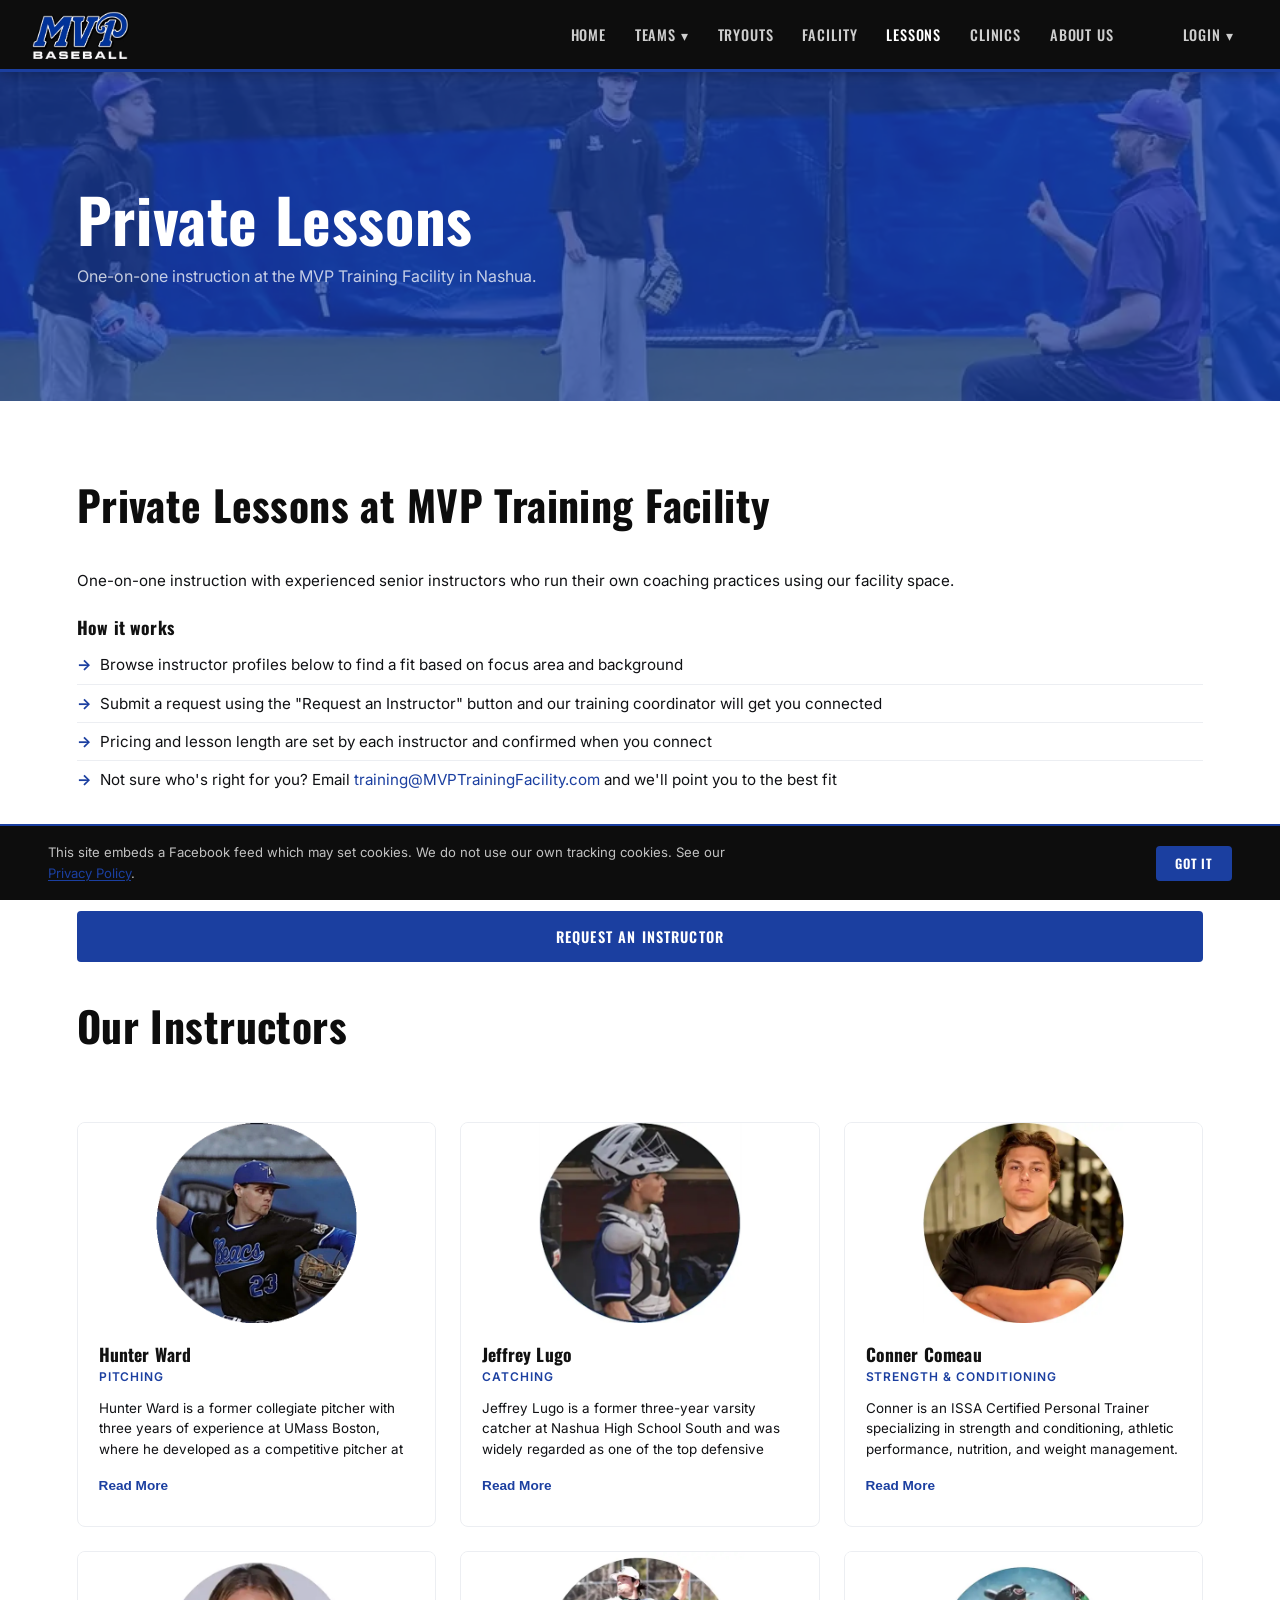
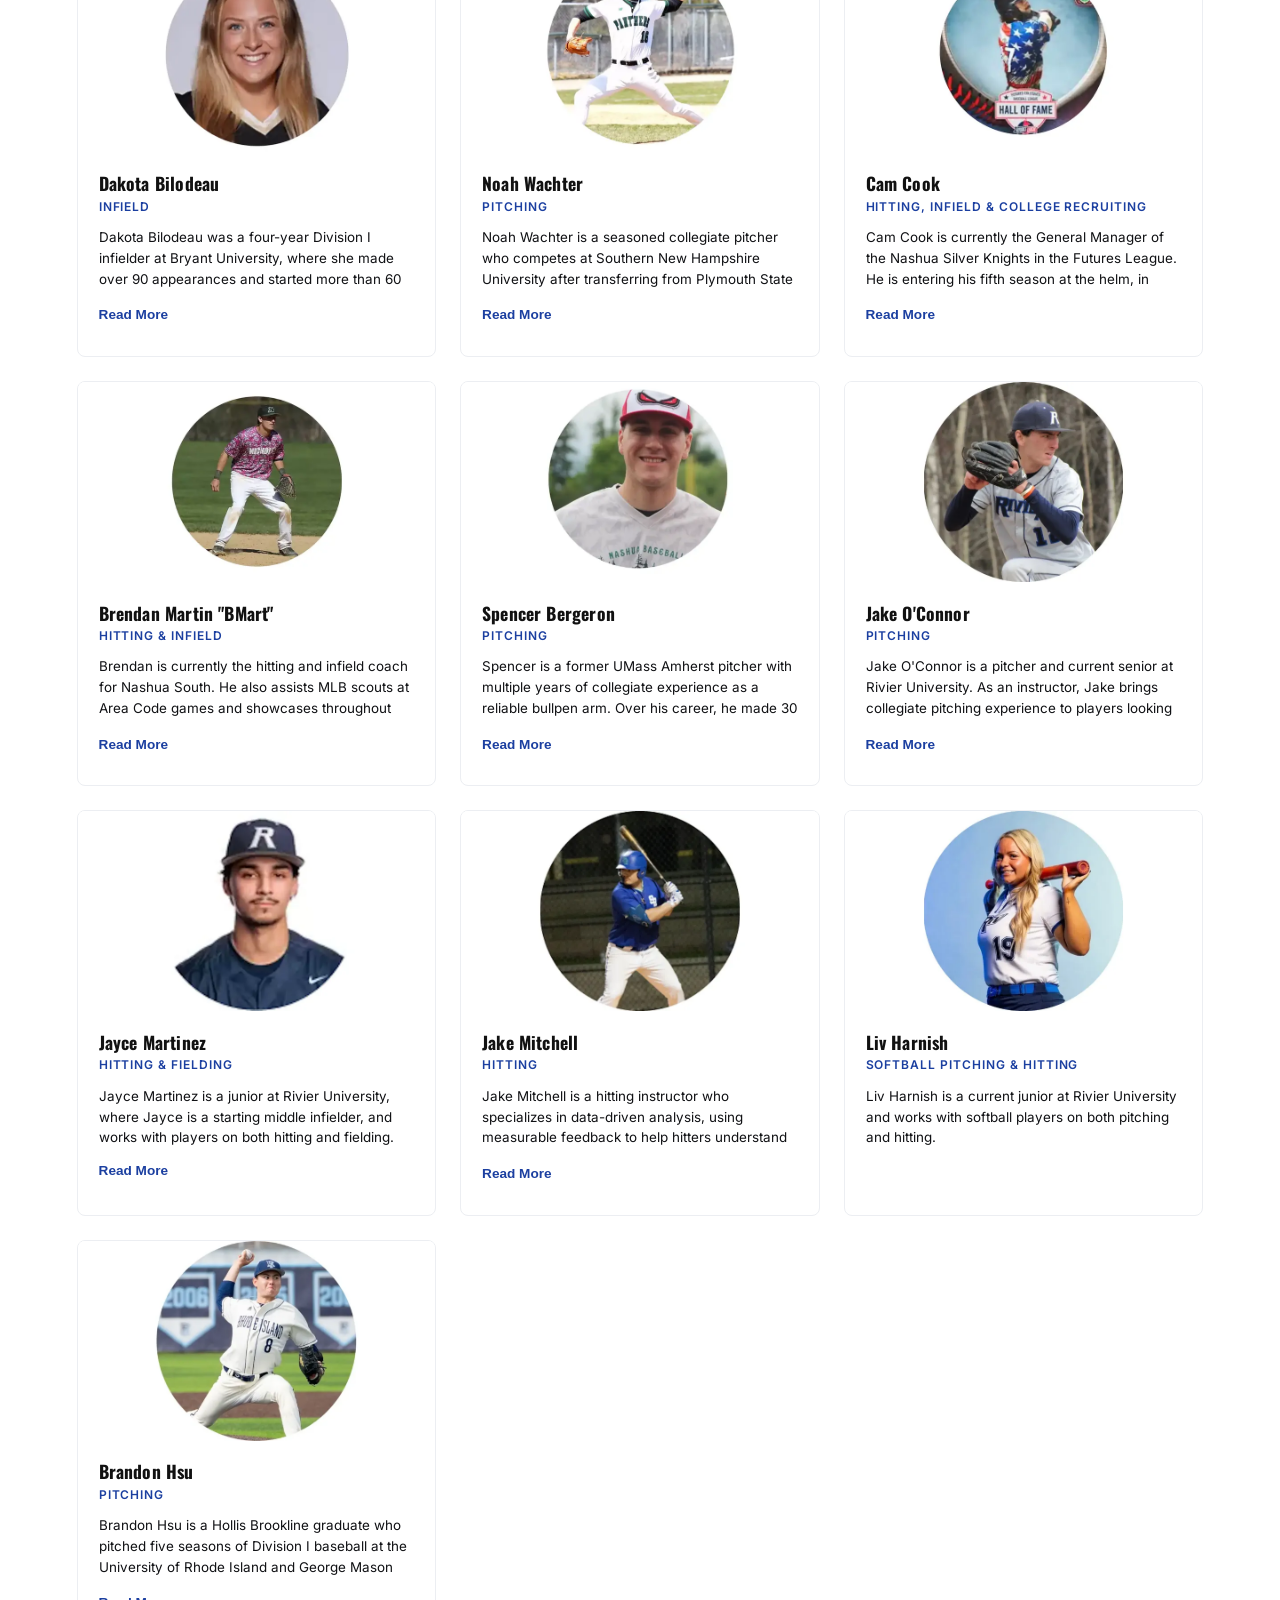
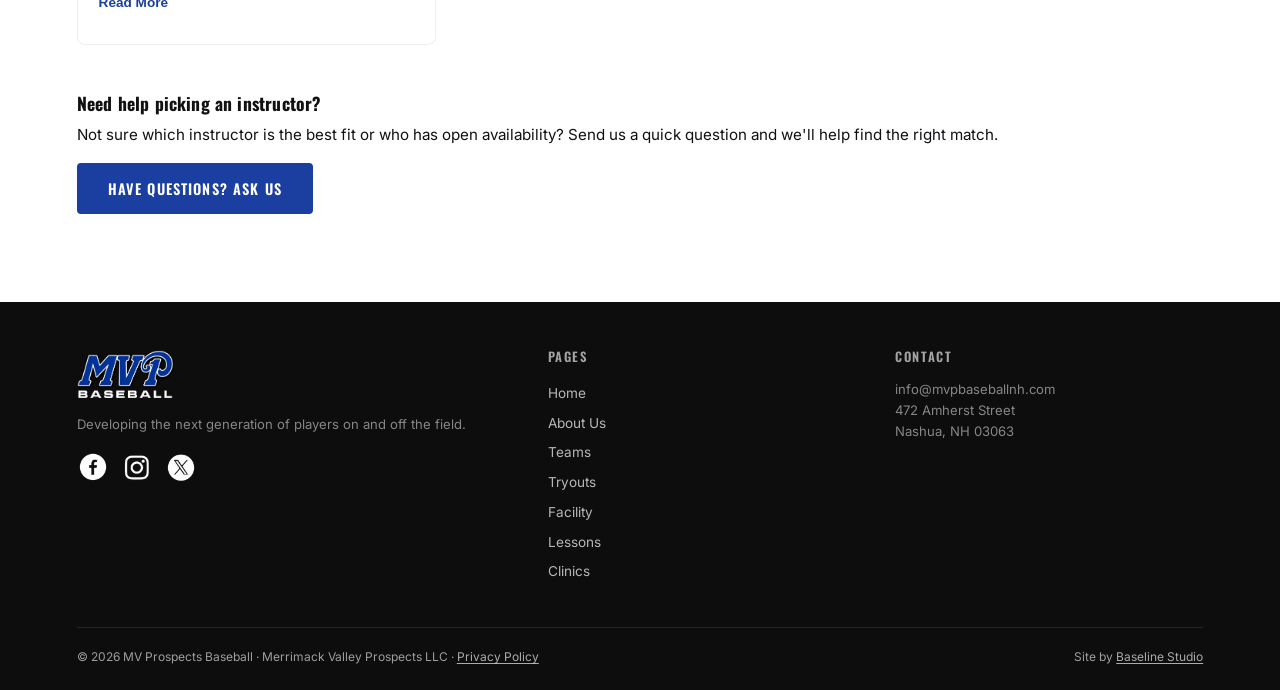
<file: lessons.html>
<!DOCTYPE html>
<html lang="en">
<head>
<script>document.documentElement.classList.add('js');</script>
<meta charset="UTF-8">
<meta name="viewport" content="width=device-width, initial-scale=1.0">
<title>Private Lessons | MV Prospects Baseball, Nashua NH</title>
<meta name="description" content="One-on-one private baseball lessons at the MVP Training Facility in Nashua, NH. Browse instructor profiles for hitting, pitching, catching, infield, and strength training.">
<link rel="canonical" href="https://mvprospectsnh.com/lessons">
<meta property="og:title" content="Private Lessons | MV Prospects Baseball, Nashua NH">
<meta property="og:description" content="One-on-one private baseball lessons at the MVP Training Facility in Nashua, NH. Browse our instructor profiles.">
<meta property="og:type" content="website">
<meta property="og:url" content="https://mvprospectsnh.com/lessons">
<meta property="og:image" content="https://mvprospectsnh.com/assets/facility2.webp">
<link rel="preconnect" href="https://fonts.googleapis.com">
<link href="https://fonts.googleapis.com/css2?family=Oswald:wght@400;500;600;700&family=Inter:wght@300;400;500;600&display=swap" rel="stylesheet">
<link rel="stylesheet" href="styles.css">
<script type="application/ld+json">
{
  "@context": "https://schema.org",
  "@type": "SportsClub",
  "name": "MV Prospects Baseball",
  "alternateName": "Merrimack Valley Prospects",
  "url": "https://mvprospectsnh.com/",
  "logo": "https://mvprospectsnh.com/assets/mvplogo.avif",
  "address": {
    "@type": "PostalAddress",
    "streetAddress": "472 Amherst Street",
    "addressLocality": "Nashua",
    "addressRegion": "NH",
    "postalCode": "03063",
    "addressCountry": "US"
  },
  "areaServed": "Nashua, NH and southern New Hampshire",
  "sameAs": [
    "https://www.facebook.com/MerrimackValleyProspects/",
    "https://www.instagram.com/merrimackvalleyprospects/",
    "https://x.com/prospectsvalley"
  ]
}
</script>
</head>
<body data-page="lessons">

<a href="#main-content" class="skip-link">Skip to main content</a>
<div id="site-header"></div>

<main id="main-content" tabindex="-1">
  <div class="page-hero" style="position:relative;overflow:hidden;">
    <img src="assets/facility2.webp" onerror="this.onerror=null;this.src='assets/facility2.jpg';" alt="" style="position:absolute;inset:0;width:100%;height:100%;object-fit:cover;object-position:center 55%;opacity:0.25;z-index:0;">
    <h1 style="position:relative;z-index:1;">Private Lessons</h1>
    <p style="position:relative;z-index:1;">One-on-one instruction at the MVP Training Facility in Nashua.</p>
  </div>
  <section class="section">
    <div>
      <div class="section-header"><h2>Private Lessons at MVP Training Facility</h2></div>
      <p style="color:var(--gray-700);font-size:0.95rem;margin-bottom:1.5rem;">One-on-one instruction with experienced senior instructors who run their own coaching practices using our facility space.</p>

      <h3 style="font-size:1.1rem;margin-bottom:0.6rem;">How it works</h3>
      <ul style="list-style:none;margin-bottom:1.5rem;">
        <li style="padding:0.4rem 0;font-size:0.95rem;color:var(--gray-700);display:flex;align-items:flex-start;gap:0.6rem;border-bottom:1px solid var(--gray-100);"><span style="color:var(--blue);font-weight:700;flex-shrink:0;">→</span><div>Browse instructor profiles below to find a fit based on focus area and background</div></li>
        <li style="padding:0.4rem 0;font-size:0.95rem;color:var(--gray-700);display:flex;align-items:flex-start;gap:0.6rem;border-bottom:1px solid var(--gray-100);"><span style="color:var(--blue);font-weight:700;flex-shrink:0;">→</span><div>Submit a request using the "Request an Instructor" button and our training coordinator will get you connected</div></li>
        <li style="padding:0.4rem 0;font-size:0.95rem;color:var(--gray-700);display:flex;align-items:flex-start;gap:0.6rem;border-bottom:1px solid var(--gray-100);"><span style="color:var(--blue);font-weight:700;flex-shrink:0;">→</span><div>Pricing and lesson length are set by each instructor and confirmed when you connect</div></li>
        <li style="padding:0.4rem 0;font-size:0.95rem;color:var(--gray-700);display:flex;align-items:flex-start;gap:0.6rem;"><span style="color:var(--blue);font-weight:700;flex-shrink:0;">→</span><div>Not sure who's right for you? Email <a href="mailto:training@MVPTrainingFacility.com" style="color:var(--blue);">training@MVPTrainingFacility.com</a> and we'll point you to the best fit</div></li>
      </ul>

      <p style="color:var(--gray-700);font-size:0.95rem;margin-bottom:2.5rem;">Private Lessons at MVP Training Facility are taught by experienced senior instructors who run their own coaching practices in our facility. Submit a request and our training coordinator will connect you with the right instructor to coordinate scheduling and payment.</p>

      <a href="https://mvprospectsnh.byga.net/f/oagjrgxjys" target="_blank" class="btn btn-primary swift-btn" style="display:block;width:100%;text-align:center;margin-bottom:2.5rem;">Request an Instructor</a>
      <div class="section-header"><h2>Our Instructors</h2></div>
      <div class="instructor-grid">

        <div class="instructor-card">
          <div class="instructor-img"><img src="assets/Hunter Ward.webp" alt="Hunter Ward" width="800" height="450" loading="lazy" decoding="async" style="background:#fff;width:100%;height:100%;object-fit:contain;"></div>
          <div class="instructor-body">
            <h3>Hunter Ward</h3>
            <div class="instructor-role">Pitching</div>
            <p class="instructor-bio-clamp">Hunter Ward is a former collegiate pitcher with three years of experience at UMass Boston, where he developed as a competitive pitcher at the NCAA level. During his collegiate career, Hunter also played summer baseball for the Nashua Silver Knights of the Futures Collegiate Baseball League, earning Futures League All-Star honors. Hunter is passionate about helping players improve through personalized instruction focused on pitching mechanics, velocity development, command, and overall baseball IQ. Drawing from his collegiate and summer league experience, he works to create a positive, challenging environment that helps players build confidence and reach their full potential.</p>
            <button class="instructor-read-more" onclick="toggleInstructorBio(this)" aria-expanded="false">Read More</button>
          </div>
        </div>

        <div class="instructor-card">
          <div class="instructor-img"><img src="assets/Jeffery Lugo.webp" alt="Jeffrey Lugo" width="800" height="450" loading="lazy" decoding="async" style="background:#fff;width:100%;height:100%;object-fit:contain;"></div>
          <div class="instructor-body">
            <h3>Jeffrey Lugo</h3>
            <div class="instructor-role">Catching</div>
            <p class="instructor-bio-clamp">Jeffrey Lugo is a former three-year varsity catcher at Nashua High School South and was widely regarded as one of the top defensive catchers in New Hampshire. For the past three years, he has worked with catchers of all ages to develop the skills needed to succeed behind the plate. His instruction focuses on receiving and framing, blocking, and pitch selection, helping catchers improve their defensive consistency, game awareness, and leadership on the field.</p>
            <button class="instructor-read-more" onclick="toggleInstructorBio(this)" aria-expanded="false">Read More</button>
          </div>
        </div>

        <div class="instructor-card">
          <div class="instructor-img"><img src="assets/Conner Comeau.webp" alt="Conner Comeau" width="800" height="450" loading="lazy" decoding="async" style="background:#fff;width:100%;height:100%;object-fit:contain;"></div>
          <div class="instructor-body">
            <h3>Conner Comeau</h3>
            <div class="instructor-role">Strength &amp; Conditioning</div>
            <p class="instructor-bio-clamp">Conner is an ISSA Certified Personal Trainer specializing in strength and conditioning, athletic performance, nutrition, and weight management. With a competitive background in football, baseball, wrestling, and boxing, he brings a well-rounded approach to athletic development. At MVP Training Facility, Conner works with athletes of all sports and ages: younger athletes focus on movement, coordination, and foundational strength, while high school athletes and older players use individualized strength programs designed to improve speed, power, and overall athletic performance.</p>
            <button class="instructor-read-more" onclick="toggleInstructorBio(this)" aria-expanded="false">Read More</button>
          </div>
        </div>

        <div class="instructor-card">
          <div class="instructor-img"><img src="assets/Dakota Bilodeau.webp" alt="Dakota Bilodeau" width="800" height="450" loading="lazy" decoding="async" style="background:#fff;width:100%;height:100%;object-fit:contain;"></div>
          <div class="instructor-body">
            <h3>Dakota Bilodeau</h3>
            <div class="instructor-role">Infield</div>
            <p class="instructor-bio-clamp">Dakota Bilodeau was a four-year Division I infielder at Bryant University, where she made over 90 appearances and started more than 60 games in the infield. She recorded 25 stolen bases and led the team in stolen bases in 2020 and 2021. As a senior in 2021, she started 18 games at second base, led her team in walks and stolen bases, and earned NEC Academic Honor Roll recognition. During her career, Dakota hit five home runs and consistently impacted the game with her defensive reliability. She brings Division I experience and strong infield fundamentals to developing players.</p>
            <button class="instructor-read-more" onclick="toggleInstructorBio(this)" aria-expanded="false">Read More</button>
          </div>
        </div>

        <div class="instructor-card">
          <div class="instructor-img"><img src="assets/Noah Wachter.webp" alt="Noah Wachter" width="800" height="450" loading="lazy" decoding="async" style="background:#fff;width:100%;height:100%;object-fit:contain;"></div>
          <div class="instructor-body">
            <h3>Noah Wachter</h3>
            <div class="instructor-role">Pitching</div>
            <p class="instructor-bio-clamp">Noah Wachter is a seasoned collegiate pitcher who competes at Southern New Hampshire University after transferring from Plymouth State University, where he ranked 6th all-time in single-season strikeouts. At SNHU, Noah is playing his final season in 2026 and hopes to remain a significant factor in the team's success. Noah brings a competitive mindset and a strong analytical mind for baseball, and loves incorporating Rapsodo analysis into his lessons.</p>
            <button class="instructor-read-more" onclick="toggleInstructorBio(this)" aria-expanded="false">Read More</button>
          </div>
        </div>

        <div class="instructor-card">
          <div class="instructor-img"><img src="assets/Cam Cook.webp" alt="Cam Cook" width="800" height="450" loading="lazy" decoding="async" style="background:#fff;width:100%;height:100%;object-fit:contain;"></div>
          <div class="instructor-body">
            <h3>Cam Cook</h3>
            <div class="instructor-role">Hitting, Infield &amp; College Recruiting</div>
            <p class="instructor-bio-clamp">Cam Cook is currently the General Manager of the Nashua Silver Knights in the Futures League. He is entering his fifth season at the helm, in which he has won two league championships and seen five of his players selected in the MLB Draft. Before entering the front office, Cam was the Silver Knights third baseman from 2016 to 2017, winning the championship both years, and set the single season hits record while capturing the 2017 FCBL batting title. Cam aims to help develop hitters and infielders throughout the offseason, while assisting high school level players in the college recruiting process.</p>
            <button class="instructor-read-more" onclick="toggleInstructorBio(this)" aria-expanded="false">Read More</button>
            <div class="instructor-awards" style="display:none;">
              <h4>Awards</h4>
              <ul>
                <li>Elected to the Futures League Hall of Fame, class of 2025</li>
                <li>4x Futures League Champion</li>
                <li>2020 Futures League Executive of the Year</li>
                <li>2017 Futures League Batting Champion</li>
                <li>Futures League Single Season Hits Record (81)</li>
                <li>2x All New England 2B</li>
                <li>3x All Commonwealth Coast Conference 2B</li>
                <li>Nichols College Single Season Hits Record (67)</li>
                <li>Nichols College Career Hits Record (210)</li>
              </ul>
            </div>
          </div>
        </div>

        <div class="instructor-card">
          <div class="instructor-img"><img src="assets/Brendan Martin (BMart).webp" alt="Brendan Martin" width="800" height="450" loading="lazy" decoding="async" style="background:#fff;width:100%;height:100%;object-fit:contain;"></div>
          <div class="instructor-body">
            <h3>Brendan Martin "BMart"</h3>
            <div class="instructor-role">Hitting &amp; Infield</div>
            <p class="instructor-bio-clamp">Brendan is currently the hitting and infield coach for Nashua South. He also assists MLB scouts at Area Code games and showcases throughout the summer, and runs the Futures League's Pro Day. Brendan played at Nichols College, where he was an All-Conference shortstop his sophomore season, starting 71 of 73 career games and posting a career batting average of .312. A Nashua native, he played high school baseball for Nashua North, where he was also the starting quarterback. Brendan's expertise is in hitting and infield defense.</p>
            <button class="instructor-read-more" onclick="toggleInstructorBio(this)" aria-expanded="false">Read More</button>
            <div class="instructor-awards" style="display:none;">
              <h4>Awards</h4>
              <ul>
                <li>2022 Futures League Champion</li>
                <li>2016 All Commonwealth Coast Conference SS</li>
                <li>2016 All-Academic Commonwealth Coast Conference</li>
              </ul>
            </div>
          </div>
        </div>

        <div class="instructor-card">
          <div class="instructor-img"><img src="assets/Spencer Bergeron.webp" alt="Spencer Bergeron" width="800" height="450" loading="lazy" decoding="async" style="background:#fff;width:100%;height:100%;object-fit:contain;"></div>
          <div class="instructor-body">
            <h3>Spencer Bergeron</h3>
            <div class="instructor-role">Pitching</div>
            <p class="instructor-bio-clamp">Spencer is a former UMass Amherst pitcher with multiple years of collegiate experience as a reliable bullpen arm. Over his career, he made 30 appearances, recording more than 35 innings pitched and 18 strikeouts. Before college, Spencer was named Team MVP at Nashua High School North. As an instructor, Spencer emphasizes strong mechanics, command, and developing the mental approach needed to compete at higher levels.</p>
            <button class="instructor-read-more" onclick="toggleInstructorBio(this)" aria-expanded="false">Read More</button>
          </div>
        </div>

        <div class="instructor-card">
          <div class="instructor-img"><img src="assets/Jake OConnor.webp" onerror="this.onerror=null;this.src='assets/Jake OConnor.jpg';" alt="Jake O'Connor" width="800" height="450" loading="lazy" decoding="async" style="background:#fff;width:100%;height:100%;object-fit:contain;"></div>
          <div class="instructor-body">
            <h3>Jake O'Connor</h3>
            <div class="instructor-role">Pitching</div>
            <p class="instructor-bio-clamp">Jake O'Connor is a pitcher and current senior at Rivier University. As an instructor, Jake brings collegiate pitching experience to players looking to develop on the mound.</p>
            <button class="instructor-read-more" onclick="toggleInstructorBio(this)" aria-expanded="false">Read More</button>
          </div>
        </div>

        <div class="instructor-card">
          <div class="instructor-img"><img src="assets/Jayce Martinez.webp" onerror="this.onerror=null;this.src='assets/Jayce Martinez.jpg';" alt="Jayce Martinez" width="800" height="450" loading="lazy" decoding="async" style="background:#fff;width:100%;height:100%;object-fit:contain;"></div>
          <div class="instructor-body">
            <h3>Jayce Martinez</h3>
            <div class="instructor-role">Hitting &amp; Fielding</div>
            <p class="instructor-bio-clamp">Jayce Martinez is a junior at Rivier University, where Jayce is a starting middle infielder, and works with players on both hitting and fielding.</p>
            <button class="instructor-read-more" onclick="toggleInstructorBio(this)" aria-expanded="false">Read More</button>
          </div>
        </div>

        <div class="instructor-card">
          <div class="instructor-img"><img src="assets/Jake Mitchell.webp" onerror="this.onerror=null;this.src='assets/Jake Mitchell.jpg';" alt="Jake Mitchell" width="800" height="450" loading="lazy" decoding="async" style="background:#fff;width:100%;height:100%;object-fit:contain;"></div>
          <div class="instructor-body">
            <h3>Jake Mitchell</h3>
            <div class="instructor-role">Hitting</div>
            <p class="instructor-bio-clamp">Jake Mitchell is a hitting instructor who specializes in data-driven analysis, using measurable feedback to help hitters understand and improve their swing.</p>
            <button class="instructor-read-more" onclick="toggleInstructorBio(this)" aria-expanded="false">Read More</button>
          </div>
        </div>

        <div class="instructor-card">
          <div class="instructor-img"><img src="assets/Liv Harnish.webp" onerror="this.onerror=null;this.src='assets/Liv Harnish.jpg';" alt="Liv Harnish" width="800" height="450" loading="lazy" decoding="async" style="background:#fff;width:100%;height:100%;object-fit:contain;"></div>
          <div class="instructor-body">
            <h3>Liv Harnish</h3>
            <div class="instructor-role">Softball Pitching &amp; Hitting</div>
            <p class="instructor-bio-clamp">Liv Harnish is a current junior at Rivier University and works with softball players on both pitching and hitting.</p>
          </div>
        </div>

        <div class="instructor-card">
          <div class="instructor-img"><img src="assets/Brandon Hsu.webp" onerror="this.onerror=null;this.src='assets/Brandon Hsu.jpg';" alt="Brandon Hsu" width="800" height="450" loading="lazy" decoding="async" style="background:#fff;width:100%;height:100%;object-fit:contain;"></div>
          <div class="instructor-body">
            <h3>Brandon Hsu</h3>
            <div class="instructor-role">Pitching</div>
            <p class="instructor-bio-clamp">Brandon Hsu is a Hollis Brookline graduate who pitched five seasons of Division I baseball at the University of Rhode Island and George Mason University, throwing more than 100 innings out of the bullpen. In 2025, he helped lead URI to its first Atlantic 10 Conference Championship since 2016. Brandon also spent two summers with the Nashua Silver Knights of the Futures League, winning the 2022 FCBL Championship, and a season with the Ocean State Waves of the NECBL. Before college, he was named the 2021 NHIAA Division II Player of the Year. Brandon is passionate about player development and is eager to help the next generation reach the next level.</p>
            <button class="instructor-read-more" onclick="toggleInstructorBio(this)" aria-expanded="false">Read More</button>
            <div class="instructor-awards" style="display:none;">
              <h4>Awards</h4>
              <ul>
                <li>2025 Atlantic 10 Conference Champion (URI)</li>
                <li>2022 Futures League Champion (Nashua Silver Knights)</li>
                <li>2021 NHIAA Division II Player of the Year</li>
              </ul>
            </div>
          </div>
        </div>

      </div>

      <h3 style="font-size:1.1rem;margin-bottom:0.6rem;margin-top:3rem;">Need help picking an instructor?</h3>
      <p style="color:var(--gray-700);font-size:0.95rem;margin-bottom:1rem;">Not sure which instructor is the best fit or who has open availability? Send us a quick question and we'll help find the right match.</p>
      <a href="https://mvprospectsnh.byga.net/f/oagjrgxjys" target="_blank" class="btn btn-primary swift-btn" style="display:inline-block;">Have Questions? Ask Us</a>
    </div>
  </section>
</main>

<div id="site-footer"></div>

<script src="main.js"></script>
<script data-goatcounter="https://mvprospects.goatcounter.com/count" async src="//gc.zgo.at/count.js"></script>
</body>
</html>
</file>
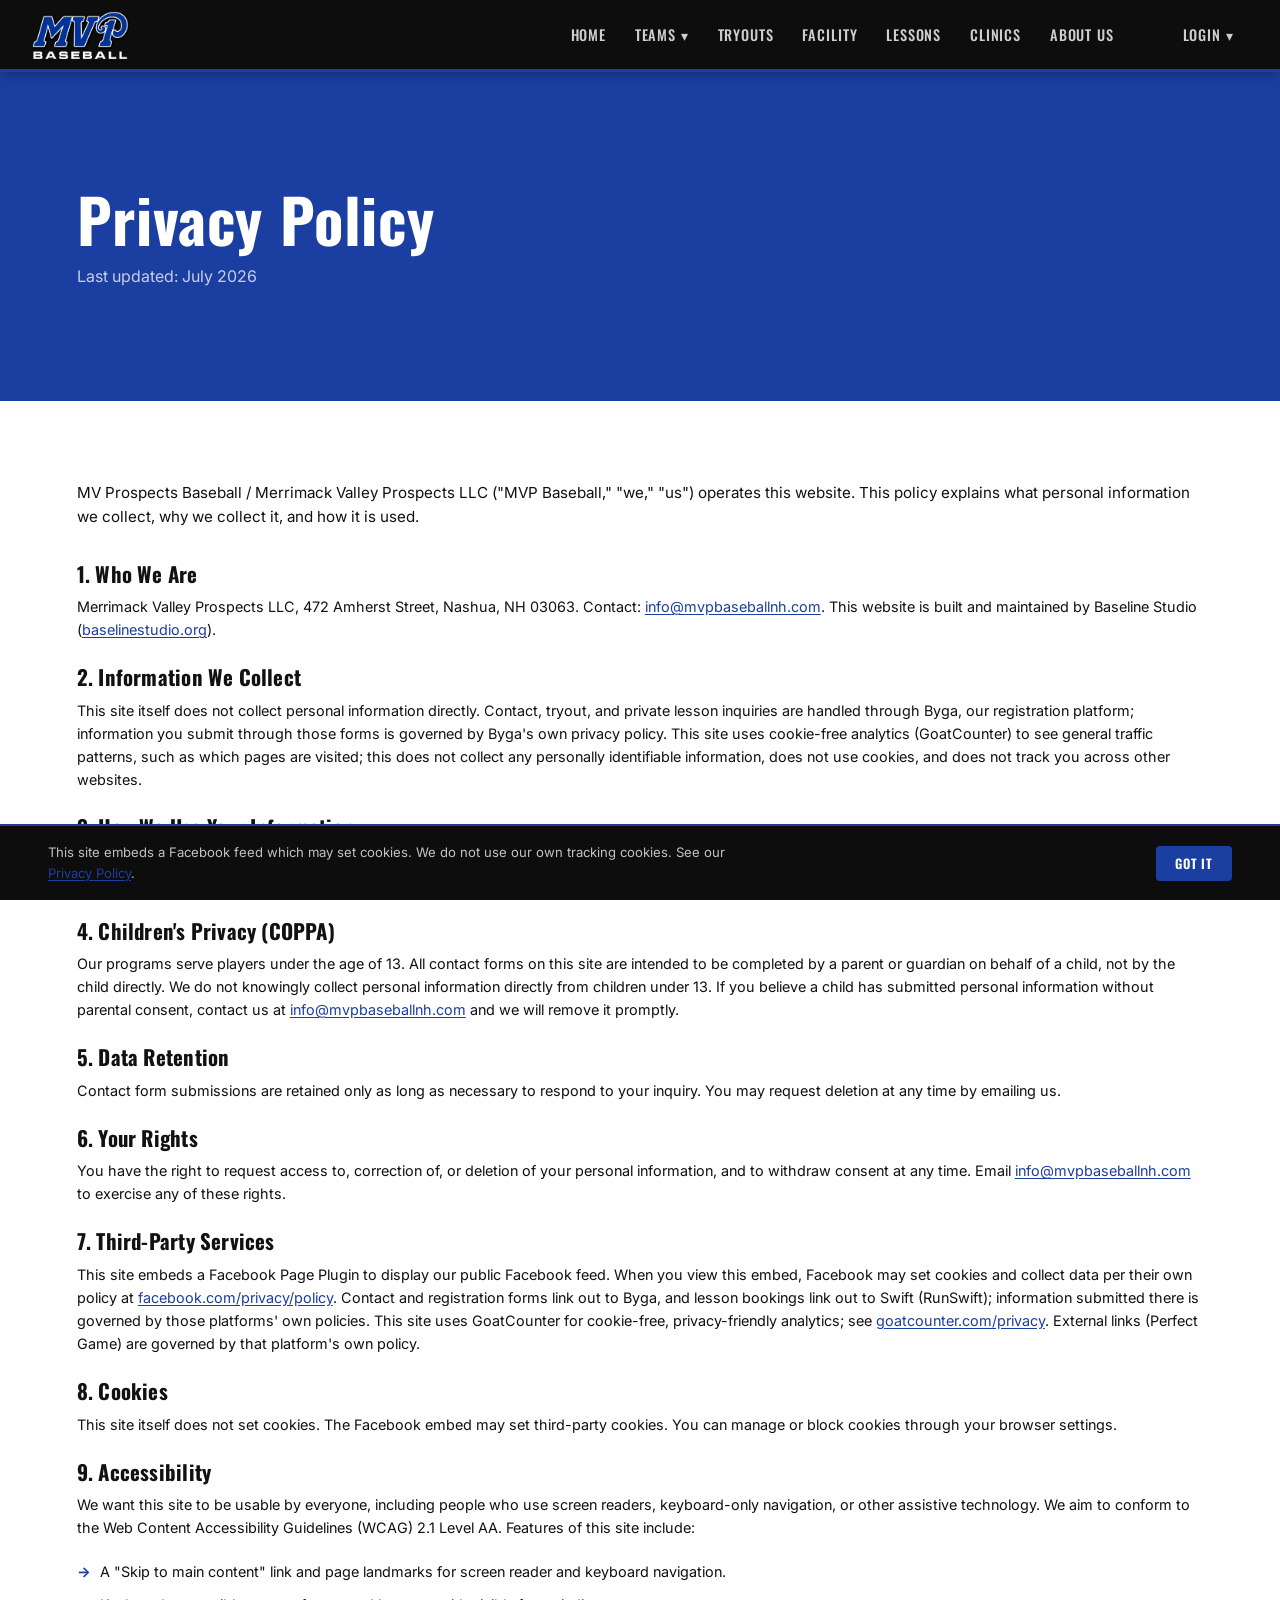
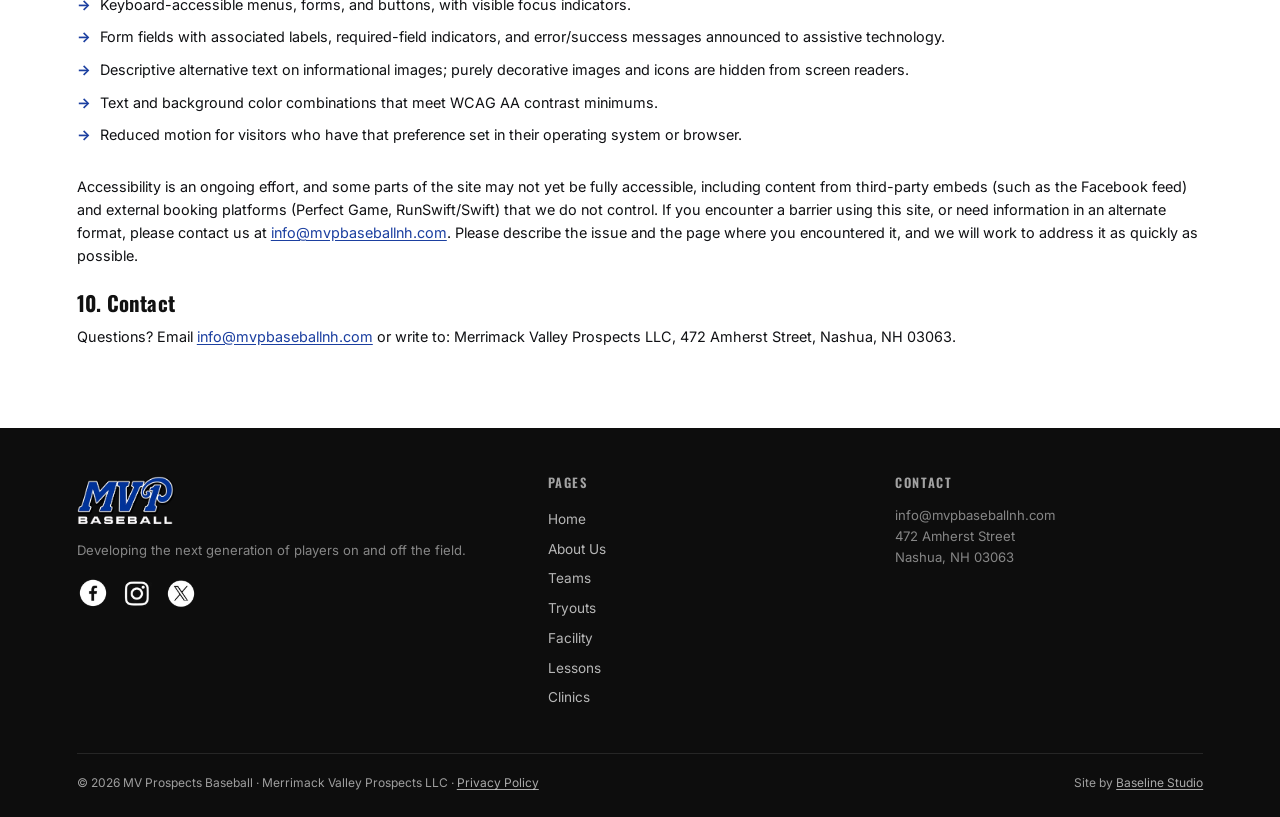
<file: privacy.html>
<!DOCTYPE html>
<html lang="en">
<head>
<script>document.documentElement.classList.add('js');</script>
<meta charset="UTF-8">
<meta name="viewport" content="width=device-width, initial-scale=1.0">
<title>Privacy Policy | MV Prospects Baseball</title>
<meta name="description" content="Privacy policy for MV Prospects Baseball / Merrimack Valley Prospects LLC, covering what information is collected, how it's used, and your rights.">
<link rel="canonical" href="https://mvprospectsnh.com/privacy">
<meta property="og:title" content="Privacy Policy | MV Prospects Baseball">
<meta property="og:description" content="Privacy policy for MV Prospects Baseball / Merrimack Valley Prospects LLC.">
<meta property="og:type" content="website">
<meta property="og:url" content="https://mvprospectsnh.com/privacy">
<link rel="preconnect" href="https://fonts.googleapis.com">
<link href="https://fonts.googleapis.com/css2?family=Oswald:wght@400;500;600;700&family=Inter:wght@300;400;500;600&display=swap" rel="stylesheet">
<link rel="stylesheet" href="styles.css">
</head>
<body data-page="privacy">

<a href="#main-content" class="skip-link">Skip to main content</a>
<div id="site-header"></div>

<main id="main-content" tabindex="-1">
  <div class="page-hero">
    <h1>Privacy Policy</h1>
    <p>Last updated: July 2026</p>
  </div>
  <section class="section">
    <div>
      <p style="color:var(--gray-700);font-size:0.95rem;margin-bottom:2rem;">MV Prospects Baseball / Merrimack Valley Prospects LLC ("MVP Baseball," "we," "us") operates this website. This policy explains what personal information we collect, why we collect it, and how it is used.</p>

      <h2 style="font-size:1.3rem;margin-bottom:0.6rem;margin-top:1.5rem;">1. Who We Are</h2>
      <p style="color:var(--gray-700);font-size:0.9rem;margin-bottom:1.5rem;">Merrimack Valley Prospects LLC, 472 Amherst Street, Nashua, NH 03063. Contact: <a href="mailto:info@mvpbaseballnh.com" style="color:var(--blue);">info@mvpbaseballnh.com</a>. This website is built and maintained by Baseline Studio (<a href="https://baselinestudio.org" target="_blank" style="color:var(--blue);">baselinestudio.org</a>).</p>

      <h2 style="font-size:1.3rem;margin-bottom:0.6rem;margin-top:1.5rem;">2. Information We Collect</h2>
      <p style="color:var(--gray-700);font-size:0.9rem;margin-bottom:1.5rem;">This site itself does not collect personal information directly. Contact, tryout, and private lesson inquiries are handled through Byga, our registration platform; information you submit through those forms is governed by Byga's own privacy policy. This site uses cookie-free analytics (GoatCounter) to see general traffic patterns, such as which pages are visited; this does not collect any personally identifiable information, does not use cookies, and does not track you across other websites.</p>

      <h2 style="font-size:1.3rem;margin-bottom:0.6rem;margin-top:1.5rem;">3. How We Use Your Information</h2>
      <p style="color:var(--gray-700);font-size:0.9rem;margin-bottom:1.5rem;">Information submitted through contact forms is used only to respond to your inquiry. We do not sell, rent, or share your personal information with third parties for marketing purposes.</p>

      <h2 style="font-size:1.3rem;margin-bottom:0.6rem;margin-top:1.5rem;">4. Children's Privacy (COPPA)</h2>
      <p style="color:var(--gray-700);font-size:0.9rem;margin-bottom:1.5rem;">Our programs serve players under the age of 13. All contact forms on this site are intended to be completed by a parent or guardian on behalf of a child, not by the child directly. We do not knowingly collect personal information directly from children under 13. If you believe a child has submitted personal information without parental consent, contact us at <a href="mailto:info@mvpbaseballnh.com" style="color:var(--blue);">info@mvpbaseballnh.com</a> and we will remove it promptly.</p>

      <h2 style="font-size:1.3rem;margin-bottom:0.6rem;margin-top:1.5rem;">5. Data Retention</h2>
      <p style="color:var(--gray-700);font-size:0.9rem;margin-bottom:1.5rem;">Contact form submissions are retained only as long as necessary to respond to your inquiry. You may request deletion at any time by emailing us.</p>

      <h2 style="font-size:1.3rem;margin-bottom:0.6rem;margin-top:1.5rem;">6. Your Rights</h2>
      <p style="color:var(--gray-700);font-size:0.9rem;margin-bottom:1.5rem;">You have the right to request access to, correction of, or deletion of your personal information, and to withdraw consent at any time. Email <a href="mailto:info@mvpbaseballnh.com" style="color:var(--blue);">info@mvpbaseballnh.com</a> to exercise any of these rights.</p>

      <h2 style="font-size:1.3rem;margin-bottom:0.6rem;margin-top:1.5rem;">7. Third-Party Services</h2>
      <p style="color:var(--gray-700);font-size:0.9rem;margin-bottom:1.5rem;">This site embeds a Facebook Page Plugin to display our public Facebook feed. When you view this embed, Facebook may set cookies and collect data per their own policy at <a href="https://www.facebook.com/privacy/policy/" target="_blank" style="color:var(--blue);">facebook.com/privacy/policy</a>. Contact and registration forms link out to Byga, and lesson bookings link out to Swift (RunSwift); information submitted there is governed by those platforms' own policies. This site uses GoatCounter for cookie-free, privacy-friendly analytics; see <a href="https://www.goatcounter.com/privacy" target="_blank" style="color:var(--blue);">goatcounter.com/privacy</a>. External links (Perfect Game) are governed by that platform's own policy.</p>

      <h2 style="font-size:1.3rem;margin-bottom:0.6rem;margin-top:1.5rem;">8. Cookies</h2>
      <p style="color:var(--gray-700);font-size:0.9rem;margin-bottom:1.5rem;">This site itself does not set cookies. The Facebook embed may set third-party cookies. You can manage or block cookies through your browser settings.</p>

      <h2 style="font-size:1.3rem;margin-bottom:0.6rem;margin-top:1.5rem;">9. Accessibility</h2>
      <p style="color:var(--gray-700);font-size:0.9rem;margin-bottom:1rem;">We want this site to be usable by everyone, including people who use screen readers, keyboard-only navigation, or other assistive technology. We aim to conform to the Web Content Accessibility Guidelines (WCAG) 2.1 Level AA. Features of this site include:</p>
      <ul style="list-style:none;margin-bottom:1.5rem;">
        <li style="padding:0.3rem 0;font-size:0.9rem;color:var(--gray-700);display:flex;align-items:flex-start;gap:0.6rem;"><span style="color:var(--blue);font-weight:700;flex-shrink:0;">&rarr;</span> A "Skip to main content" link and page landmarks for screen reader and keyboard navigation.</li>
        <li style="padding:0.3rem 0;font-size:0.9rem;color:var(--gray-700);display:flex;align-items:flex-start;gap:0.6rem;"><span style="color:var(--blue);font-weight:700;flex-shrink:0;">&rarr;</span> Keyboard-accessible menus, forms, and buttons, with visible focus indicators.</li>
        <li style="padding:0.3rem 0;font-size:0.9rem;color:var(--gray-700);display:flex;align-items:flex-start;gap:0.6rem;"><span style="color:var(--blue);font-weight:700;flex-shrink:0;">&rarr;</span> Form fields with associated labels, required-field indicators, and error/success messages announced to assistive technology.</li>
        <li style="padding:0.3rem 0;font-size:0.9rem;color:var(--gray-700);display:flex;align-items:flex-start;gap:0.6rem;"><span style="color:var(--blue);font-weight:700;flex-shrink:0;">&rarr;</span> Descriptive alternative text on informational images; purely decorative images and icons are hidden from screen readers.</li>
        <li style="padding:0.3rem 0;font-size:0.9rem;color:var(--gray-700);display:flex;align-items:flex-start;gap:0.6rem;"><span style="color:var(--blue);font-weight:700;flex-shrink:0;">&rarr;</span> Text and background color combinations that meet WCAG AA contrast minimums.</li>
        <li style="padding:0.3rem 0;font-size:0.9rem;color:var(--gray-700);display:flex;align-items:flex-start;gap:0.6rem;"><span style="color:var(--blue);font-weight:700;flex-shrink:0;">&rarr;</span> Reduced motion for visitors who have that preference set in their operating system or browser.</li>
      </ul>
      <p style="color:var(--gray-700);font-size:0.9rem;margin-bottom:1.5rem;">Accessibility is an ongoing effort, and some parts of the site may not yet be fully accessible, including content from third-party embeds (such as the Facebook feed) and external booking platforms (Perfect Game, RunSwift/Swift) that we do not control. If you encounter a barrier using this site, or need information in an alternate format, please contact us at <a href="mailto:info@mvpbaseballnh.com" style="color:var(--blue);">info@mvpbaseballnh.com</a>. Please describe the issue and the page where you encountered it, and we will work to address it as quickly as possible.</p>

      <h2 style="font-size:1.3rem;margin-bottom:0.6rem;margin-top:1.5rem;">10. Contact</h2>
      <p style="color:var(--gray-700);font-size:0.9rem;">Questions? Email <a href="mailto:info@mvpbaseballnh.com" style="color:var(--blue);">info@mvpbaseballnh.com</a> or write to: Merrimack Valley Prospects LLC, 472 Amherst Street, Nashua, NH 03063.</p>
    </div>
  </section>
</main>

<div id="site-footer"></div>

<script src="main.js"></script>
<script data-goatcounter="https://mvprospects.goatcounter.com/count" async src="//gc.zgo.at/count.js"></script>
</body>
</html>
</file>
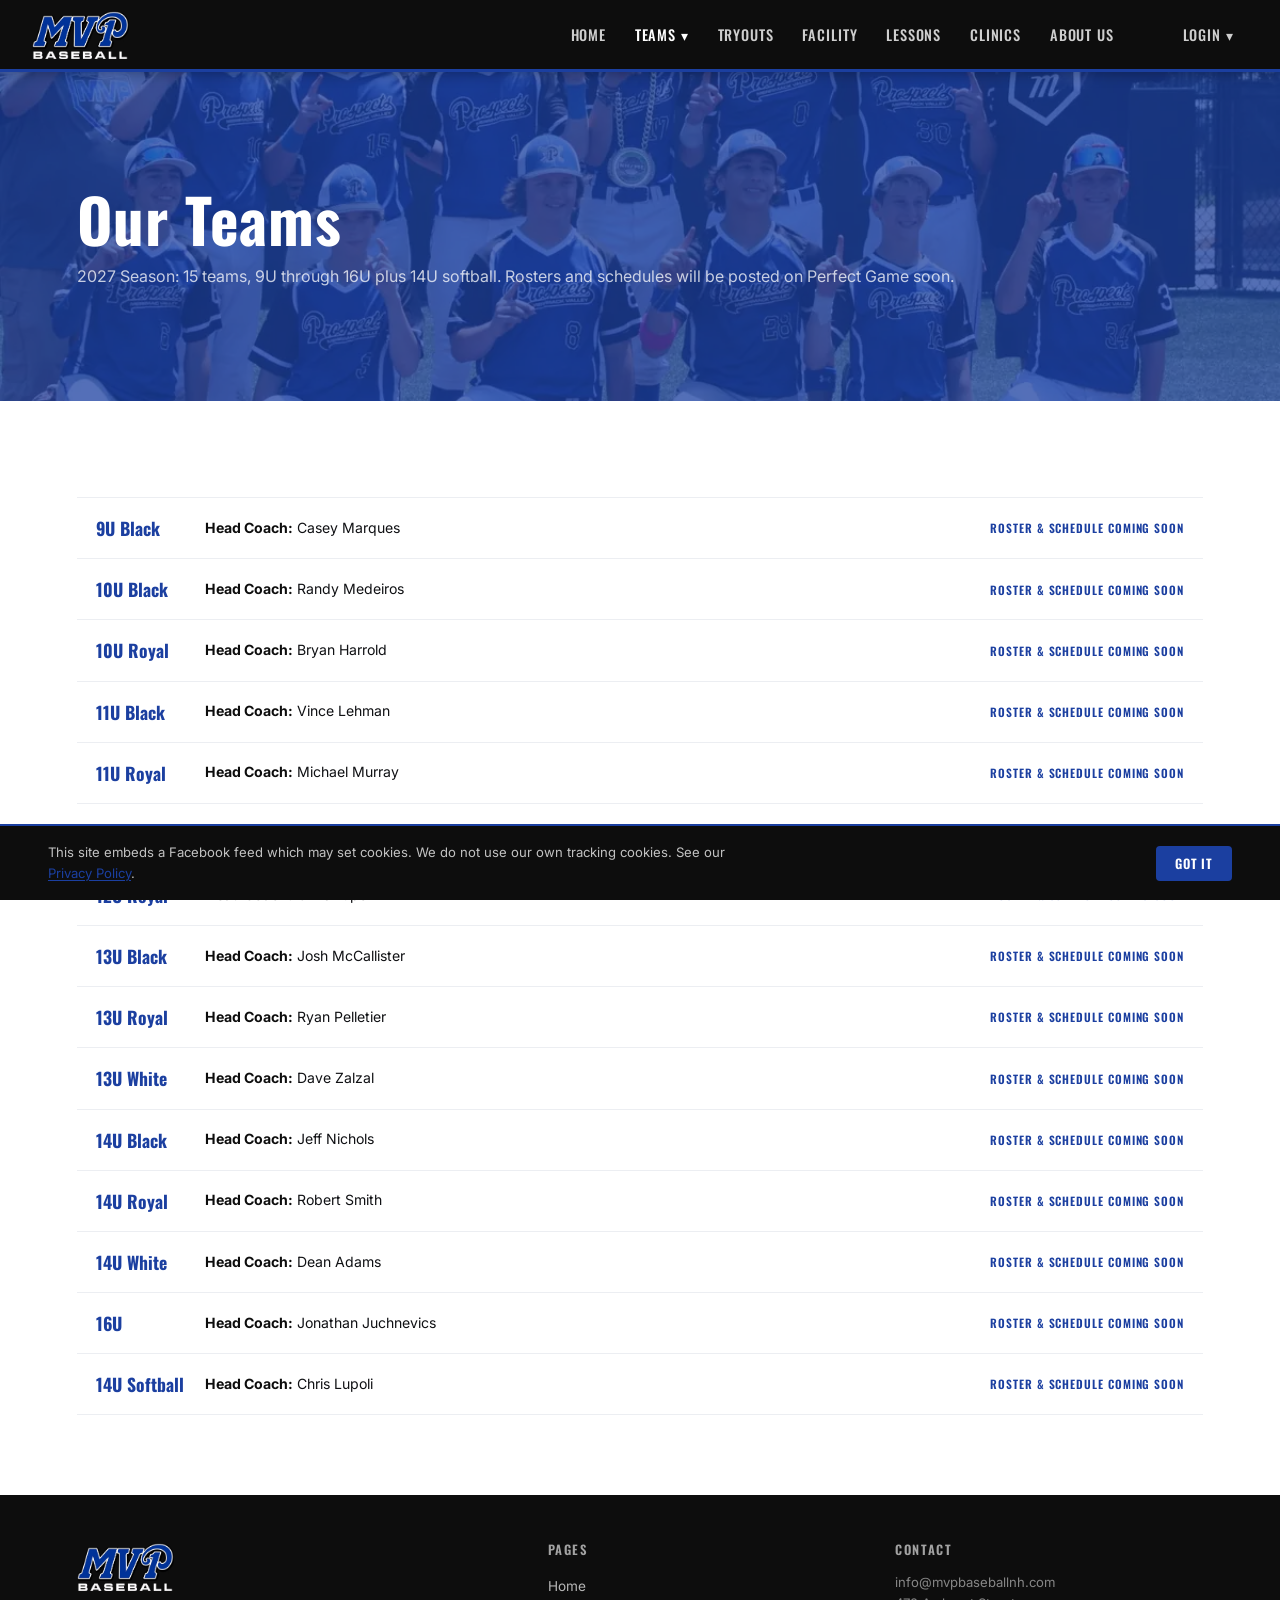
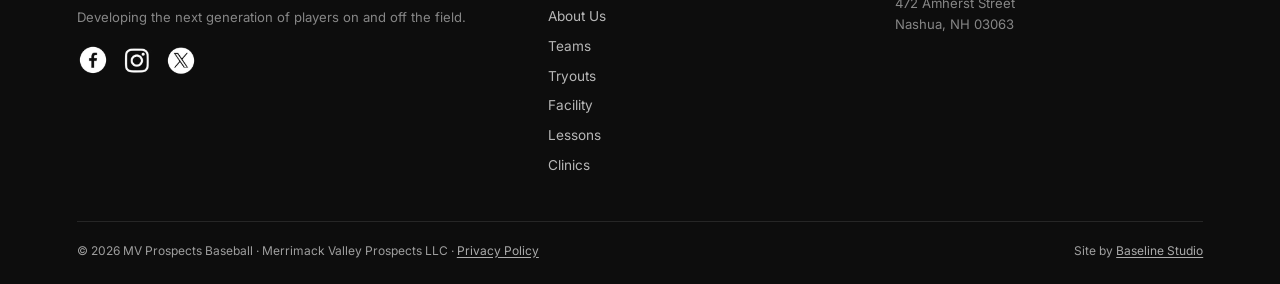
<file: teams.html>
<!DOCTYPE html>
<html lang="en">
<head>
<script>document.documentElement.classList.add('js');</script>
<meta charset="UTF-8">
<meta name="viewport" content="width=device-width, initial-scale=1.0">
<title>Our Teams | MV Prospects Baseball, Nashua NH</title>
<meta name="description" content="2027 Season: 15 teams, 9U through 16U plus 14U softball. Rosters and schedules will be posted on Perfect Game soon.">
<link rel="canonical" href="https://mvprospectsnh.com/teams">
<meta property="og:title" content="Our Teams | MV Prospects Baseball, Nashua NH">
<meta property="og:description" content="2027 Season: 15 teams, 9U through 16U plus 14U softball. Rosters and schedules will be posted on Perfect Game soon.">
<meta property="og:type" content="website">
<meta property="og:url" content="https://mvprospectsnh.com/teams">
<meta property="og:image" content="https://mvprospectsnh.com/assets/team2.webp">
<link rel="preconnect" href="https://fonts.googleapis.com">
<link href="https://fonts.googleapis.com/css2?family=Oswald:wght@400;500;600;700&family=Inter:wght@300;400;500;600&display=swap" rel="stylesheet">
<link rel="stylesheet" href="styles.css">
<script type="application/ld+json">
{
  "@context": "https://schema.org",
  "@type": "SportsClub",
  "name": "MV Prospects Baseball",
  "alternateName": "Merrimack Valley Prospects",
  "url": "https://mvprospectsnh.com/",
  "logo": "https://mvprospectsnh.com/assets/mvplogo.avif",
  "address": {
    "@type": "PostalAddress",
    "streetAddress": "472 Amherst Street",
    "addressLocality": "Nashua",
    "addressRegion": "NH",
    "postalCode": "03063",
    "addressCountry": "US"
  },
  "areaServed": "Nashua, NH and southern New Hampshire",
  "sameAs": [
    "https://www.facebook.com/MerrimackValleyProspects/",
    "https://www.instagram.com/merrimackvalleyprospects/",
    "https://x.com/prospectsvalley"
  ]
}
</script>
</head>
<body data-page="teams">

<a href="#main-content" class="skip-link">Skip to main content</a>
<div id="site-header"></div>

<main id="main-content" tabindex="-1">
  <div class="page-hero" style="position:relative;overflow:hidden;">
    <img src="assets/team2.webp" onerror="this.onerror=null;this.src='assets/team2.jpg';" alt="" style="position:absolute;inset:0;width:100%;height:100%;object-fit:cover;object-position:center 45%;opacity:0.25;z-index:0;">
    <h1 style="position:relative;z-index:1;">Our Teams</h1>
    <p style="position:relative;z-index:1;">2027 Season: 15 teams, 9U through 16U plus 14U softball. Rosters and schedules will be posted on Perfect Game soon.</p>
  </div>
  <section class="section">
    <div class="teams-grid" id="teamsGrid" style="margin-top:1rem;"></div>
  </section>
</main>

<div id="site-footer"></div>

<script src="main.js"></script>
<script data-goatcounter="https://mvprospects.goatcounter.com/count" async src="//gc.zgo.at/count.js"></script>
</body>
</html>
</file>
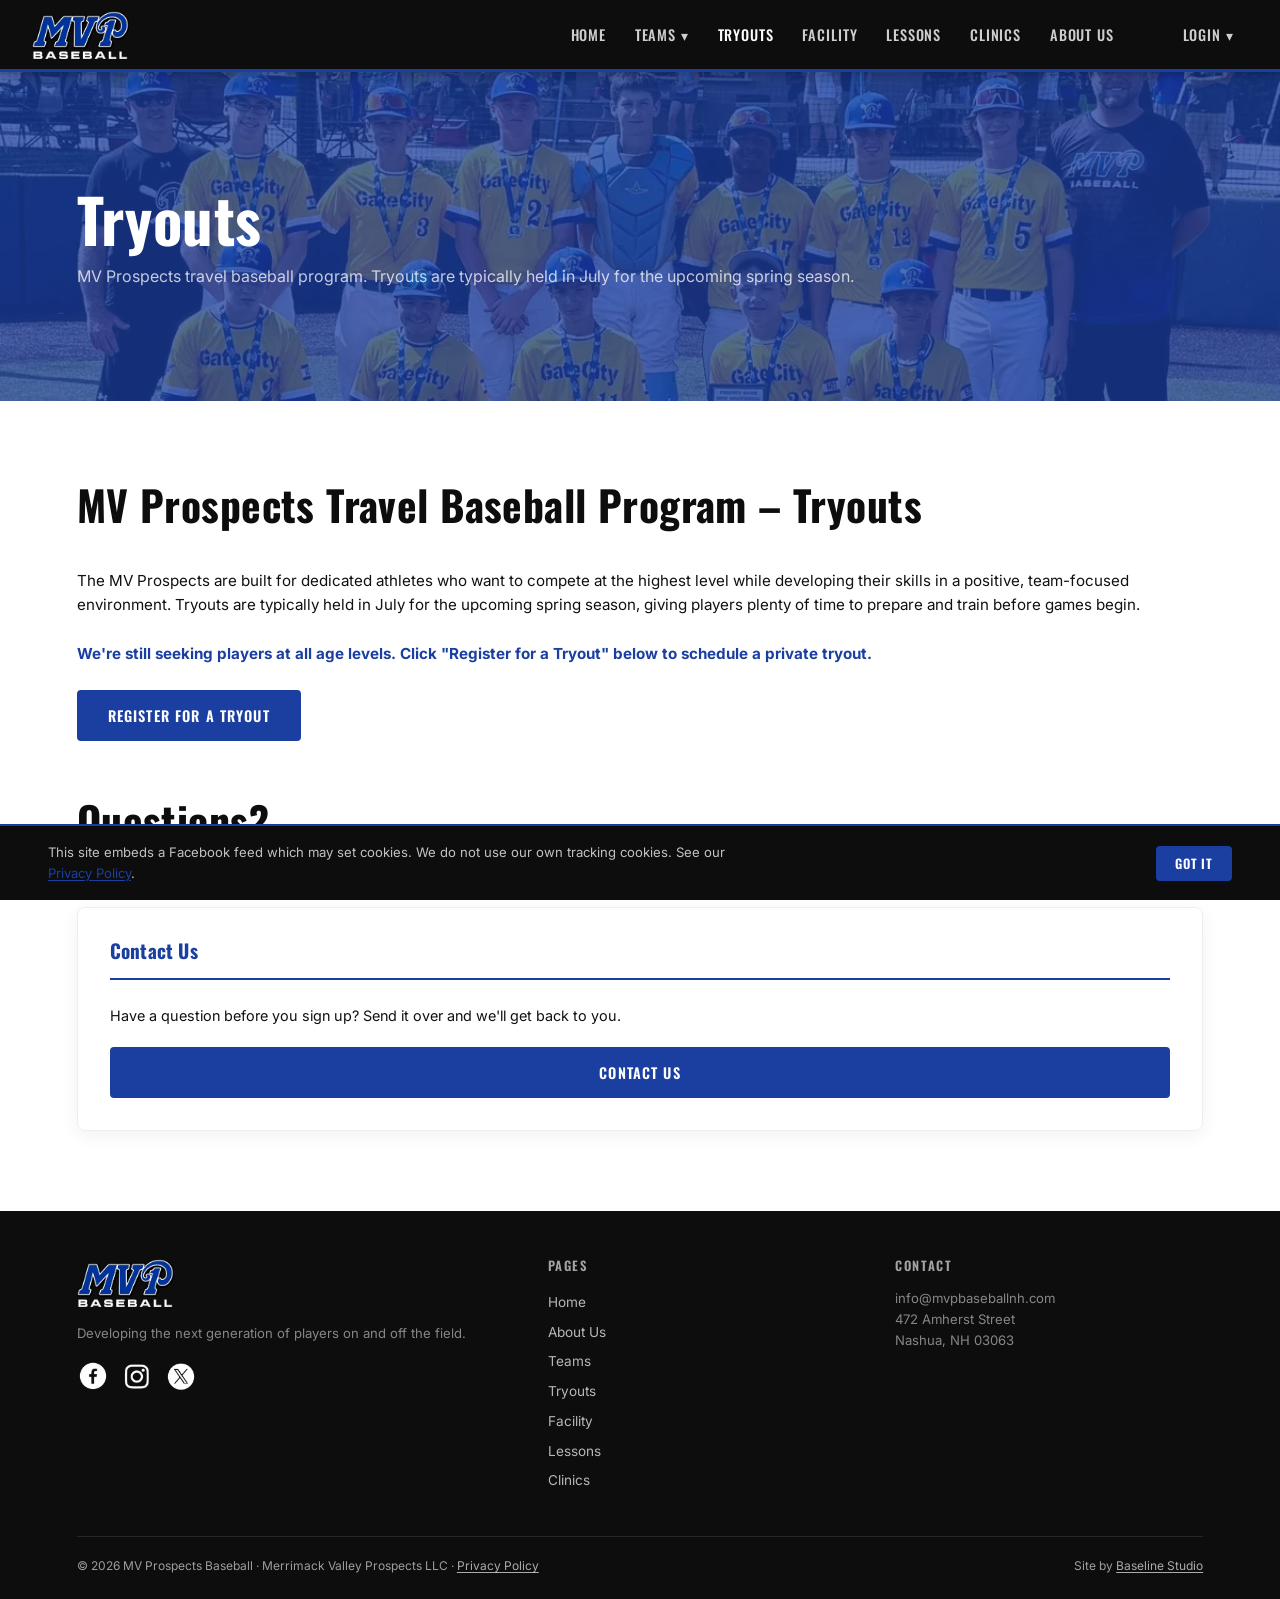
<file: tryouts.html>
<!DOCTYPE html>
<html lang="en">
<head>
<script>document.documentElement.classList.add('js');</script>
<meta charset="UTF-8">
<meta name="viewport" content="width=device-width, initial-scale=1.0">
<title>Tryouts | MV Prospects Baseball, Nashua NH</title>
<meta name="description" content="Travel baseball tryouts for MV Prospects in Nashua, NH. Tryouts are typically held each July for the upcoming spring season. Register online.">
<link rel="canonical" href="https://mvprospectsnh.com/tryouts">
<meta property="og:title" content="Tryouts | MV Prospects Baseball, Nashua NH">
<meta property="og:description" content="Travel baseball tryouts for MV Prospects in Nashua, NH. Tryouts are typically held each July for the upcoming spring season.">
<meta property="og:type" content="website">
<meta property="og:url" content="https://mvprospectsnh.com/tryouts">
<meta property="og:image" content="https://mvprospectsnh.com/assets/yellowteam2.webp">
<link rel="preconnect" href="https://fonts.googleapis.com">
<link href="https://fonts.googleapis.com/css2?family=Oswald:wght@400;500;600;700&family=Inter:wght@300;400;500;600&display=swap" rel="stylesheet">
<link rel="stylesheet" href="styles.css">
<script type="application/ld+json">
{
  "@context": "https://schema.org",
  "@type": "SportsClub",
  "name": "MV Prospects Baseball",
  "alternateName": "Merrimack Valley Prospects",
  "url": "https://mvprospectsnh.com/",
  "logo": "https://mvprospectsnh.com/assets/mvplogo.avif",
  "address": {
    "@type": "PostalAddress",
    "streetAddress": "472 Amherst Street",
    "addressLocality": "Nashua",
    "addressRegion": "NH",
    "postalCode": "03063",
    "addressCountry": "US"
  },
  "areaServed": "Nashua, NH and southern New Hampshire",
  "sameAs": [
    "https://www.facebook.com/MerrimackValleyProspects/",
    "https://www.instagram.com/merrimackvalleyprospects/",
    "https://x.com/prospectsvalley"
  ]
}
</script>
</head>
<body data-page="tryouts">

<a href="#main-content" class="skip-link">Skip to main content</a>
<div id="site-header"></div>

<main id="main-content" tabindex="-1">
  <div class="page-hero" style="position:relative;overflow:hidden;">
    <img src="assets/yellowteam2.webp" onerror="this.onerror=null;this.src='assets/yellowteam2.jpg';" alt="" style="position:absolute;inset:0;width:100%;height:100%;object-fit:cover;object-position:center 35%;opacity:0.25;z-index:0;">
    <h1 style="position:relative;z-index:1;">Tryouts</h1>
    <p style="position:relative;z-index:1;">MV Prospects travel baseball program. Tryouts are typically held in July for the upcoming spring season.</p>
  </div>
  <section class="section">
    <div>
      <div class="section-header"><h2>MV Prospects Travel Baseball Program &ndash; Tryouts</h2></div>
      <p style="color:var(--gray-700);font-size:0.95rem;margin-bottom:1.5rem;">The MV Prospects are built for dedicated athletes who want to compete at the highest level while developing their skills in a positive, team-focused environment. Tryouts are typically held in July for the upcoming spring season, giving players plenty of time to prepare and train before games begin.</p>

      <p style="font-size:0.95rem;font-weight:700;color:var(--blue);margin-bottom:1.5rem;">We're still seeking players at all age levels. Click "Register for a Tryout" below to schedule a private tryout.</p>

      <a href="https://mvprospectsnh.byga.net/tryouts/cmecnlsl7e/signup" target="_blank" class="btn btn-primary" style="margin-bottom:2.5rem;display:inline-block;">Register for a Tryout</a>
      <div style="clear:both;"></div>


      <h2 style="font-family:'Oswald',sans-serif;font-weight:700;font-size:clamp(1.6rem,3.5vw,2.6rem);color:var(--black);margin-bottom:1rem;margin-top:0.5rem;">Questions?</h2>
      <p style="color:var(--gray-700);font-size:0.9rem;margin-bottom:1.5rem;">Send us a message and we will get back to you as soon as possible.</p>
      <div class="contact-form-card fade-in">
        <h3>Contact Us</h3>
        <p style="color:var(--gray-700);font-size:0.9rem;margin-bottom:1.2rem;">Have a question before you sign up? Send it over and we'll get back to you.</p>
        <a href="https://mvprospectsnh.byga.net/f/lwzmftkkul" target="_blank" class="btn btn-primary" style="width:100%;text-align:center;display:block;">Contact Us</a>
      </div>
    </div>
  </section>
</main>

<div id="site-footer"></div>

<script src="main.js"></script>
<script data-goatcounter="https://mvprospects.goatcounter.com/count" async src="//gc.zgo.at/count.js"></script>
</body>
</html>
</file>
<file: styles.css>
*, *::before, *::after { box-sizing: border-box; margin: 0; padding: 0; }
html { scroll-behavior: smooth; }
body { font-family: 'Inter', sans-serif; background: #fff; color: #111; line-height: 1.6; }
a, button, [onclick] { cursor: pointer; }
a { text-decoration: none; color: inherit; }
img { max-width: 100%; display: block; }

:root {
  --blue:       #1B3FA0;
  --blue-dark:  #122B6E;
  --blue-light: #2E56C8;
  --black:      #0D0D0D;
  --gold:       #D4A017;
  --white:      #ffffff;
  --gray-50:    #F7F8FA;
  --gray-100:   #ECEEF2;
  --gray-400:   #6B7280;
  --gray-700:   #101114;
  --nav-h:      72px;
}

::selection { background: var(--blue); color: var(--white); }
a:focus-visible, button:focus-visible, input:focus-visible, select:focus-visible, textarea:focus-visible {
  outline: 2px solid var(--blue-light); outline-offset: 2px;
}
:root { --ease-out: cubic-bezier(0.22, 1, 0.36, 1); }
@media (prefers-reduced-motion: reduce) {
  *, *::before, *::after {
    animation-duration: 0.01ms !important;
    animation-iteration-count: 1 !important;
    transition-duration: 0.01ms !important;
    scroll-behavior: auto !important;
  }
}

h1,h2,h3,h4,h5 { font-family: 'Oswald', sans-serif; font-weight: 700; line-height: 1.15; letter-spacing: 0.01em; }
h1 { font-size: clamp(2.2rem, 5vw, 3.8rem); }
h2 { font-size: clamp(1.6rem, 3.5vw, 2.6rem); }
h3 { font-size: 1.3rem; }

/* NAV */
.nav {
  position: fixed; top: 0; left: 0; right: 0; z-index: 1000;
  height: var(--nav-h);
  background: var(--black);
  border-bottom: 3px solid var(--blue);
  display: flex; align-items: center;
  padding: 0 2rem;
  box-shadow: 0 2px 12px rgba(0,0,0,0.3);
}
.nav-logo { display: flex; align-items: center; flex-shrink: 0; }
.nav-logo img { height: 48px; width: auto; }
.nav-links {
  display: flex; align-items: center; gap: 0;
  margin-left: auto; list-style: none;
}
.nav-links li { position: relative; }
.nav-links a, .nav-links button {
  display: block; padding: 0 0.9rem;
  height: var(--nav-h); line-height: var(--nav-h);
  font-family: 'Oswald', sans-serif; font-size: 0.9rem; font-weight: 500;
  letter-spacing: 0.06em; text-transform: uppercase;
  color: rgba(255,255,255,0.8); background: none; border: none;
  transition: color 0.15s; white-space: nowrap;
}
.nav-links a:hover, .nav-links button:hover, .nav-links a[aria-current="page"] { color: var(--white); }
.nav-links li:hover .nav-dropdown, .nav-links li:focus-within .nav-dropdown { display: grid; }
.nav-dropdown {
  display: none;
  position: absolute; top: calc(var(--nav-h) - 3px); left: 0;
  background: var(--white);
  border-top: 3px solid var(--blue);
  border-bottom: 3px solid var(--blue);
  grid-template-columns: repeat(3, 1fr);
  min-width: 480px;
  box-shadow: 0 8px 24px rgba(0,0,0,0.12);
  z-index: 100;
}
.nav-dropdown a {
  display: block; height: auto; line-height: 1;
  padding: 0.7rem 1rem; font-size: 0.82rem;
  color: var(--gray-700); border-right: 1px solid var(--gray-100);
  border-bottom: 1px solid var(--gray-100);
}
.nav-dropdown a:hover { background: var(--gray-50); color: var(--blue); }
.nav-links .nav-login { margin-left: 2.5rem; }
.nav-dropdown-login { left: auto; right: 0; grid-template-columns: 1fr; min-width: 240px; }
.nav-cta {
  margin-left: 0.8rem;
  padding: 0 1.2rem !important;
  height: 38px !important; line-height: 38px !important;
  background: var(--blue) !important; color: var(--white) !important;
  border-radius: 4px; font-size: 0.82rem !important;
  transition: background 0.15s !important; align-self: center;
}
.nav-cta:hover { background: var(--blue-dark) !important; color: var(--white) !important; }
.nav-hamburger {
  display: none; margin-left: auto;
  background: none; border: none; padding: 8px;
  flex-direction: column; gap: 5px; cursor: pointer;
  z-index: 1001;
}
.nav-hamburger span { display: block; width: 24px; height: 2px; background: var(--white); border-radius: 2px; }
.mobile-menu {
  display: none; position: fixed; top: var(--nav-h); left: 0; right: 0;
  background: var(--black); border-top: 1px solid rgba(255,255,255,0.08);
  z-index: 999; padding: 1rem 0;
  box-shadow: 0 8px 24px rgba(0,0,0,0.3);
  max-height: calc(100vh - var(--nav-h)); overflow-y: auto;
}
.mobile-menu.open { display: block; animation: menuSlide 0.28s var(--ease-out) both; }
/* No-JS fallback: visually hidden but keyboard-focusable checkboxes that drive
   the mobile menu via CSS alone when JavaScript never runs. */
.visually-hidden-checkbox {
  position: absolute; width: 1px; height: 1px; padding: 0; margin: -1px;
  overflow: hidden; clip: rect(0,0,0,0); white-space: nowrap; border: 0;
}
@media (min-width: 961px) { .visually-hidden-checkbox { display: none; } }
#navToggle:focus-visible ~ nav .no-js-only-hamburger,
#navTeamsToggle:focus-visible ~ .no-js-only-teams-label {
  outline: 2px solid var(--blue-light); outline-offset: 2px;
}
.no-js-only-hamburger, .no-js-only-teams-label { display: none; }
@keyframes menuSlide {
  from { opacity: 0; transform: translateY(-10px); }
  to   { opacity: 1; transform: translateY(0); }
}
.mobile-menu a, .mobile-menu button {
  display: block; padding: 0.85rem 1.5rem;
  font-family: 'Oswald', sans-serif; font-size: 1rem;
  font-weight: 500; letter-spacing: 0.05em; text-transform: uppercase;
  color: rgba(255,255,255,0.8); background: none; border: none;
  border-bottom: 1px solid rgba(255,255,255,0.08); text-align: left; width: 100%;
}
.mobile-menu a:hover, .mobile-menu button:hover { color: var(--white); background: rgba(255,255,255,0.05); }
.mobile-menu-heading {
  padding: 1.1rem 1.5rem 0.4rem;
  font-family: 'Oswald', sans-serif; font-size: 0.75rem; font-weight: 600;
  letter-spacing: 0.12em; text-transform: uppercase; color: var(--blue-light);
}
.mobile-menu a.mobile-sublink { padding: 0.6rem 2rem; font-size: 0.82rem; }

main { padding-top: var(--nav-h); min-height: 100vh; display: block; }

/* SECTION HEADER with diagonal stripe */
.section-header {
  display: inline-flex; align-items: center; gap: 0.8rem;
  margin-bottom: 2.5rem;
}
.section-header::before { display: none; }
.section-header h2 { color: var(--black); }
.section-header.white h2 { color: var(--white); }
.section-header.center { margin: 0 auto 2.5rem; }

/* BUTTONS */
.btn {
  display: inline-block;
  font-family: 'Oswald', sans-serif; font-size: 0.9rem; font-weight: 600;
  letter-spacing: 0.08em; text-transform: uppercase;
  padding: 0.75rem 1.8rem; border-radius: 4px; border: 2px solid transparent;
  transition: all 0.15s;
}
.btn-primary { background: var(--blue); color: var(--white); border-color: var(--blue); }
.btn-primary:hover { background: var(--blue-dark); border-color: var(--blue-dark); }
.btn-outline { background: transparent; color: var(--white); border-color: var(--white); }
.btn-outline:hover { background: var(--white); color: var(--blue); }
.btn-outline-blue { background: transparent; color: var(--blue); border-color: var(--blue); }
.btn-outline-blue:hover { background: var(--blue); color: var(--white); }
.btn-gold { background: var(--gold); color: var(--black); border-color: var(--gold); }
.btn-gold:hover { background: #b8880f; border-color: #b8880f; }

.img-placeholder {
  background: var(--gray-100); display: flex; align-items: center; justify-content: center;
  color: var(--gray-400); font-size: 0.8rem;
  font-family: 'Oswald', sans-serif; letter-spacing: 0.05em; text-transform: uppercase;
}


/* SECTIONS */
.section { padding: 5rem clamp(1.5rem, 6vw, 6rem); }
.section-alt { background: var(--gray-50); }

/* SPLIT */
.split { display: grid; grid-template-columns: 1fr 1fr; gap: 4rem; align-items: center; }
.split-img { border-radius: 6px; overflow: hidden; height: 400px; }
.split-text p { color: var(--gray-700); margin-bottom: 1.5rem; font-size: 0.95rem; }
@media (max-width: 768px) { .split { grid-template-columns: 1fr; } .split-img { height: 260px; order: -1; } }

/* ── HOME PAGE ─────────────────────────────────── */

/* Hero: baseball-field-style dark grass with stitching accent */
.hero {
  position: relative;
  height: calc(90vh - var(--nav-h));
  min-height: 560px;
  background: var(--black);
  display: flex; align-items: center; overflow: hidden;
}
/* Baseball diamond graphic in background */
.hero-diamond {
  position: absolute; right: -40px; top: 50%;
  transform: translateY(-50%) rotate(45deg);
  width: 520px; height: 520px;
  border: 3px solid rgba(255,255,255,0.04);
  background: rgba(27,63,160,0.12);
  z-index: 1; pointer-events: none;
}
.hero-diamond::before {
  content: '';
  position: absolute; inset: 40px;
  border: 2px solid rgba(212,160,23,0.15);
}
.hero-stitches {
  position: absolute; top: 0; left: 0; right: 0; bottom: 0;
  z-index: 1; pointer-events: none; overflow: hidden;
}
/* SVG baseball stitching arcs in top-right */
.hero-bg {
  position: absolute; inset: 0;
  background: linear-gradient(115deg, rgba(13,13,13,0.92) 0%, rgba(27,63,160,0.7) 55%, rgba(13,13,13,0.85) 100%);
  z-index: 2;
}
.hero > img {
  animation: heroSettle 1.6s var(--ease-out) both;
}
@keyframes heroSettle {
  from { transform: scale(1.06); }
  to   { transform: scale(1); }
}
.hero-content {
  position: relative; z-index: 3;
  padding: 0 clamp(1.5rem, 6vw, 6rem);
  max-width: 800px;
}
.hero h1 { color: var(--white); margin-bottom: 1.2rem; text-shadow: 0 2px 16px rgba(0,0,0,0.4); }
.hero-sub {
  color: rgba(255,255,255,0.78); font-size: 1.05rem;
  max-width: 540px; margin-bottom: 2rem; font-weight: 300; line-height: 1.7;
}
.hero-actions { display: flex; gap: 1rem; flex-wrap: wrap; }

/* Stats bar */
.stats-bar {
  background: var(--blue); padding: 1.4rem 2rem;
  display: flex; justify-content: center; gap: clamp(2rem, 6vw, 6rem); flex-wrap: wrap;
}
.stat-item { text-align: center; color: var(--white); }
.stat-num {
  font-family: 'Oswald', sans-serif;
  font-size: clamp(1.6rem, 3vw, 2.2rem); font-weight: 700;
  display: block; line-height: 1;
  font-variant-numeric: tabular-nums;
}
.stat-label { font-size: 0.72rem; letter-spacing: 0.12em; text-transform: uppercase; color: rgba(255,255,255,0.65); margin-top: 0.4rem; display: block; }
@keyframes statGlow {
  0%   { text-shadow: none; }
  40%  { text-shadow: 0 0 18px rgba(255,255,255,0.9), 0 0 36px rgba(255,255,255,0.5); }
  100% { text-shadow: none; }
}
.stat-num.glow { animation: statGlow 1.2s ease forwards; }

/* Feature cards */
.feature-grid {
  display: grid; grid-template-columns: repeat(auto-fit, minmax(260px, 1fr));
  gap: 2rem; margin-top: 3rem;
}
.feature-card {
  background: var(--white); border: 1px solid var(--gray-100);
  border-radius: 6px; padding: 2rem 1.8rem;
  transition: box-shadow 0.2s, transform 0.2s;
}
.feature-card:hover { box-shadow: 0 8px 28px rgba(27,63,160,0.12); transform: translateY(-3px); }
.feature-icon {
  width: 48px; height: 48px; border-radius: 4px;
  background: var(--blue); display: flex; align-items: center; justify-content: center;
  margin-bottom: 1.2rem; font-size: 1.4rem;
}
.feature-icon svg { width: 24px; height: 24px; fill: none; stroke: #fff; stroke-width: 2; stroke-linecap: round; stroke-linejoin: round; }
.feature-card h3 { font-size: 1.1rem; margin-bottom: 0.6rem; color: var(--black); }
.feature-card p { font-size: 0.9rem; color: var(--gray-700); line-height: 1.6; }

/* Facebook feed embed */
.fb-section {
  background: var(--gray-50); padding: 5rem clamp(1.5rem, 6vw, 6rem);
}
.fb-wrapper {
  display: flex; gap: 3rem; align-items: flex-start;
  flex-wrap: wrap;
}
.fb-embed-container {
  flex: 0 0 500px; max-width: 100%;
  border-radius: 6px; overflow: hidden;
  box-shadow: 0 4px 16px rgba(0,0,0,0.08);
}
.fb-embed-fallback {
  background: var(--white); border: 1px solid var(--gray-100);
  border-radius: 6px; padding: 2rem; text-align: center;
  color: var(--gray-400); font-size: 0.85rem;
}
.fb-side { flex: 1; min-width: 240px; }
.fb-side h3 { font-size: 1.4rem; margin-bottom: 0.8rem; }
.fb-side p { color: var(--gray-700); font-size: 0.92rem; margin-bottom: 1.5rem; }

/* Interest form */
.interest-form-card {
  background: var(--white); border: 1px solid var(--gray-100);
  border-radius: 8px; padding: 2rem;
  box-shadow: 0 4px 20px rgba(0,0,0,0.06);
  max-width: 520px;
}
.interest-form-card h3 {
  font-size: 1.2rem; margin-bottom: 1.5rem;
  padding-bottom: 1rem; border-bottom: 2px solid var(--blue); color: var(--blue);
}

/* PAGE HERO */
.page-hero {
  background: var(--blue); padding: 7rem clamp(1.5rem, 6vw, 6rem);
  position: relative; overflow: hidden;
}
.page-hero h1 { color: var(--white); position: relative; z-index: 1; }
.page-hero p { color: rgba(255,255,255,0.75); margin-top: 0.6rem; font-size: 1rem; position: relative; z-index: 1; }

/* TEAMS */
.teams-grid { margin-top: 1.5rem; }
.team-card {
  display: flex; align-items: center; justify-content: space-between;
  padding: 1rem 1.2rem; border-bottom: 1px solid var(--gray-100);
  gap: 1rem; transition: background 0.15s;
}
.team-card:first-child { border-top: 1px solid var(--gray-100); }
.team-card:hover { background: var(--gray-50); }
.team-left { display: flex; align-items: center; gap: 1.2rem; }
.team-age { font-family: 'Oswald', sans-serif; font-size: 1.1rem; font-weight: 700; color: var(--blue); min-width: 90px; }
.team-coach { font-size: 0.88rem; color: var(--gray-700); }
.team-coach strong { color: var(--black); }
.team-actions a {
  font-family: 'Oswald', sans-serif; font-size: 0.72rem; font-weight: 600;
  letter-spacing: 0.08em; text-transform: uppercase;
  padding: 0.45rem 0.9rem; border-radius: 4px;
  background: var(--gray-50); color: var(--blue); border: 1px solid var(--gray-100);
  transition: all 0.15s; white-space: nowrap;
}
.team-actions a:hover { background: var(--blue); color: var(--white); border-color: var(--blue); }
.team-soon {
  font-family: 'Oswald', sans-serif; font-size: 0.72rem; font-weight: 600;
  letter-spacing: 0.08em; text-transform: uppercase; color: var(--blue);
  white-space: nowrap;
}

/* TRYOUTS */
.tryout-dates { background: var(--gray-50); border-radius: 6px; padding: 1.5rem; margin-bottom: 2rem; }
.tryout-dates h3 { font-size: 1rem; margin-bottom: 1rem; color: var(--blue); }
.tryout-date-row {
  display: flex; align-items: flex-start; gap: 1rem;
  padding: 0.8rem 0; border-bottom: 1px solid var(--gray-100); font-size: 0.9rem;
}
.tryout-date-row:last-child { border-bottom: none; }
.tryout-date-tag {
  background: var(--blue); color: var(--white);
  font-family: 'Oswald', sans-serif; font-size: 0.75rem; font-weight: 600;
  padding: 0.25rem 0.6rem; border-radius: 3px; white-space: nowrap; flex-shrink: 0;
}
.home-contact-grid, .about-contact-grid {
  display: grid; grid-template-columns: 1fr 1fr; gap: 4rem; align-items: start;
  width: 100%;
}
.contact-form-card {
  background: var(--white); border: 1px solid var(--gray-100);
  border-radius: 8px; padding: 2rem;
  box-shadow: 0 4px 20px rgba(0,0,0,0.06);
  width: 100%; box-sizing: border-box;
}
.contact-form-card h3 {
  font-size: 1.2rem; margin-bottom: 1.5rem;
  padding-bottom: 1rem; border-bottom: 2px solid var(--blue); color: var(--blue);
}

/* FACILITY */
.facility-feature-grid {
  display: grid; grid-template-columns: repeat(auto-fill, minmax(260px, 1fr));
  gap: 1.5rem; margin-top: 2rem;
}
.facility-feature {
  background: var(--white); border: 1px solid var(--gray-100);
  border-radius: 6px; overflow: hidden;
}
.facility-feature-img { height: 160px; }
.facility-feature-body { padding: 1.2rem; }
.facility-feature-body h3 { font-size: 1.05rem; margin-bottom: 0.4rem; }
.facility-feature-body p { font-size: 0.85rem; color: var(--gray-700); }
.facility-cta-banner {
  background: var(--blue); color: var(--white);
  border-radius: 8px; padding: 2.5rem; text-align: center; margin-top: 3rem;
}
.facility-cta-banner h3 { font-size: 1.4rem; margin-bottom: 0.6rem; color: var(--white); }
.facility-cta-banner p { color: rgba(255,255,255,0.8); margin-bottom: 1.5rem; }

/* LESSONS */
.instructor-grid {
  display: grid; grid-template-columns: repeat(auto-fill, minmax(280px, 1fr));
  gap: 1.5rem; margin-top: 2rem;
}
.instructor-card {
  background: var(--white); border: 1px solid var(--gray-100);
  border-radius: 8px; overflow: hidden;
  transition: box-shadow 0.2s;
}
.instructor-card:hover { box-shadow: 0 6px 20px rgba(0,0,0,0.1); }
.instructor-img {
  height: 200px; overflow: hidden; position: relative;
}
.instructor-img img { width: 100%; height: 100%; object-fit: cover; object-position: top; }
.instructor-body { padding: 1.3rem; }
.instructor-body h3 { font-size: 1.1rem; margin-bottom: 0.2rem; }
.instructor-role {
  font-size: 0.75rem; color: var(--blue); font-weight: 600;
  text-transform: uppercase; letter-spacing: 0.08em; margin-bottom: 0.7rem;
}
.instructor-body p { font-size: 0.84rem; color: var(--gray-700); line-height: 1.55; margin-bottom: 0.6rem; }
.instructor-awards { margin-top: 0.8rem; }
.instructor-awards h4 { font-size: 0.75rem; font-family: 'Oswald', sans-serif; letter-spacing: 0.08em; text-transform: uppercase; color: var(--gray-400); margin-bottom: 0.4rem; }
.instructor-awards ul { list-style: none; }
.instructor-awards li { font-size: 0.78rem; color: var(--gray-700); padding: 0.18rem 0; }
.instructor-awards li::before { content: '· '; color: var(--blue); font-weight: 700; }
.instructor-bio-clamp {
  max-height: 4.9em; overflow: hidden;
}
.instructor-bio-clamp.expanded {
  max-height: none; overflow: visible;
}
.instructor-read-more {
  /* padding (not margin) so the tap target clears the 24px WCAG 2.5.8 minimum;
     margins are trimmed to match so the card layout is unchanged */
  background: none; border: none; padding: 0.3rem 0;
  color: var(--blue); font-weight: 600; font-size: 0.85rem;
  cursor: pointer; display: block; margin-top: 0; margin-bottom: 0.5rem;
}
.instructor-read-more:hover { text-decoration: underline; }

/* CLINICS */
.clinic-card {
  background: var(--white); border: 1px solid var(--gray-100);
  border-radius: 8px; overflow: hidden; transition: box-shadow 0.2s;
}
.clinic-card:hover { box-shadow: 0 6px 20px rgba(0,0,0,0.1); }
.clinic-header {
  background: var(--blue); padding: 1.2rem 1.5rem;
  display: flex; justify-content: space-between; align-items: center;
}
.clinic-header h3 { color: var(--white); font-size: 1.1rem; }
.clinic-header-date {
  margin-top: 0.3rem; color: var(--white);
  font-family: 'Oswald', sans-serif; font-size: 0.82rem; font-weight: 500;
  letter-spacing: 0.06em; text-transform: uppercase;
}
.clinic-body { padding: 1.5rem; }
/* Accordion behavior: clinic-header becomes a <summary>, native and accessible */
details.clinic-card summary { cursor: pointer; list-style: none; }
details.clinic-card summary::-webkit-details-marker { display: none; }
details.clinic-card summary::marker { content: ''; }
.clinic-chevron { color: rgba(255,255,255,0.85); transition: transform 0.2s ease; display: inline-block; }
details.clinic-card[open] .clinic-chevron { transform: rotate(180deg); }
/* Explicit hide/show instead of relying only on implicit <details> UA behavior */
details.clinic-card:not([open]) .clinic-body { display: none; }
.clinic-body p { font-size: 0.88rem; color: var(--gray-700); margin-bottom: 1rem; }
.clinic-meta { display: flex; gap: 1rem; flex-wrap: wrap; margin-bottom: 1rem; }
.clinic-meta-item { font-size: 0.8rem; color: var(--gray-700); display: flex; align-items: center; gap: 0.35rem; }
.clinic-meta-item svg { width: 14px; height: 14px; stroke: var(--blue); stroke-width: 2; fill: none; }

/* ABOUT */
.timeline { margin-top: 2rem; }
.timeline-item { display: flex; gap: 2rem; padding-bottom: 2.5rem; position: relative; }
.timeline-item:not(:last-child)::after {
  content: ''; position: absolute; left: 29px; top: 48px;
  bottom: 0; width: 2px; background: var(--gray-100);
}
.timeline-year {
  width: 60px; height: 60px; border-radius: 50%; background: var(--blue); color: var(--white);
  font-family: 'Oswald', sans-serif; font-size: 0.8rem; font-weight: 700;
  display: flex; align-items: center; justify-content: center;
  flex-shrink: 0; position: relative; z-index: 1; text-align: center; line-height: 1.2;
}
.timeline-content h3 { font-size: 1rem; margin-bottom: 0.4rem; }
.timeline-content p { font-size: 0.88rem; color: var(--gray-700); }

/* FOOTER */
.footer { background: var(--black); color: var(--white); padding: 3rem clamp(1.5rem, 6vw, 6rem) 1.5rem; }
.footer-grid {
  display: grid; grid-template-columns: 1.4fr 1fr 1fr;
  gap: 2.5rem; margin-bottom: 2.5rem;
}
@media (max-width: 768px) { .footer-grid { grid-template-columns: 1fr 1fr; } }
@media (max-width: 500px) { .footer-grid { grid-template-columns: 1fr; } }
.footer-brand img { height: 50px; margin-bottom: 1rem; filter: brightness(0) invert(1); }
.footer-brand p { font-size: 0.82rem; color: rgba(255,255,255,0.5); line-height: 1.6; }
.footer-col h4 {
  font-family: 'Oswald', sans-serif; font-size: 0.8rem; font-weight: 600;
  letter-spacing: 0.12em; text-transform: uppercase; color: rgba(255,255,255,0.62); margin-bottom: 0.9rem;
}
.footer-col a { display: block; font-size: 0.85rem; color: rgba(255,255,255,0.7); padding: 0.25rem 0; transition: color 0.15s; }
.footer-col a:hover { color: var(--white); }
.footer-col p { font-size: 0.82rem; color: rgba(255,255,255,0.5); line-height: 1.6; }
.footer-social { display: flex; gap: 0.75rem; margin-top: 0.8rem; }
.footer-social a {
  display: flex; align-items: center; justify-content: center;
  width: 36px; height: 36px; border-radius: 4px;
  background: rgba(255,255,255,0.08); color: var(--white) !important;
  font-size: 0.75rem; font-weight: 700; font-family: 'Oswald', sans-serif;
  transition: background 0.15s;
}
.footer-social a:hover { background: var(--blue); }
.footer-mobile-contact { display: none; }
@media (max-width: 768px) {
  .footer-contact-col { display: none !important; }
  .footer-mobile-contact { display: block !important; }
}
.footer-bottom {
  border-top: 1px solid rgba(255,255,255,0.1); padding-top: 1.2rem;
  display: flex; justify-content: space-between; align-items: center; flex-wrap: wrap; gap: 0.5rem;
  font-size: 0.75rem; color: rgba(255,255,255,0.6);
}
.footer-bottom a { color: rgba(255,255,255,0.65); text-decoration: underline; text-underline-offset: 2px; }
.footer-bottom a:hover { color: var(--white); }

@media (max-width: 960px) { .nav-links { display: none; } .nav-hamburger { display: flex; } }

/* SCROLLING GALLERY */
.gallery-section { background: var(--black); padding: 4rem 0; overflow: hidden; }
.gallery-section .section-header { padding: 0 clamp(1.5rem,6vw,6rem); margin-bottom: 2rem; }
.gallery-track-wrap {
  overflow: hidden; width: 100%;
  -webkit-mask-image: linear-gradient(90deg, transparent, #000 5%, #000 95%, transparent);
  mask-image: linear-gradient(90deg, transparent, #000 5%, #000 95%, transparent);
}
.gallery-track {
  display: flex; gap: 1rem;
  width: max-content;
  animation: galleryScroll 32s linear infinite;
}
.gallery-track img {
  height: 280px; width: 380px;
  object-fit: cover; border-radius: 6px;
  flex-shrink: 0;
  transition: transform 0.3s, box-shadow 0.3s;
}
.gallery-track img:hover { transform: scale(1.02); box-shadow: 0 8px 24px rgba(0,0,0,0.5); }
@keyframes galleryScroll {
  0%   { transform: translateX(0); }
  100% { transform: translateX(-50%); }
}


/* MOBILE FIXES */
@media (max-width: 960px) {
  .nav-links { display: none !important; }
  .nav-hamburger { display: flex !important; margin-right: 0.5rem; }
  html.js .no-js-only-hamburger { display: none !important; }
  html:not(.js) .js-only-hamburger { display: none !important; }
  html:not(.js) #navToggle:checked ~ .mobile-menu { display: block; }
}
@media (max-width: 768px) {
  /* Reduce section spacing on mobile */
  .section { padding: 2.5rem 1.2rem !important; }
  .section-alt { padding: 2.5rem 1.2rem !important; }
  .fb-section { padding: 2.5rem 1.2rem !important; }
  .gallery-section { padding: 2rem 0 !important; }
  .page-hero { padding: 5rem 1.2rem !important; }

  /* Swift buttons smaller on mobile */
  .swift-btn { font-size: 0.72rem !important; padding: 0.6rem 1rem !important; letter-spacing: 0.04em !important; }

  /* Full-width CTA buttons on mobile only, desktop layout stays as authored */
  .mobile-full-btn { display: block !important; width: 100% !important; text-align: center !important; }

  .footer-grid { grid-template-columns: 1fr !important; text-align: center; }
  .footer-two-col { display: grid !important; grid-template-columns: 1fr; gap: 1.5rem; }
  .footer-contact-col { display: none; }
  .footer-two-col::after { content: ''; }
  .footer-col a { display: block; }
  .footer-social { justify-content: center; }
  .footer-brand img { margin: 0 auto 1rem; }

  /* Stats: 2x2 grid centered */
  .stats-bar { display: grid !important; grid-template-columns: 1fr 1fr; gap: 0; padding: 1.5rem 0.5rem; }
  .stat-item { text-align: center; display: flex; flex-direction: column; align-items: center; justify-content: flex-start; padding: 0.6rem 0.25rem; }
  .stat-num { font-size: 1.85rem !important; line-height: 1; display: block !important; width: 100%; text-align: center !important; margin-bottom: 0.35rem; }
  .stat-label { font-size: 0.6rem !important; letter-spacing: 0.06em; white-space: normal; display: block !important; text-align: center !important; line-height: 1.3; margin-top: 0 !important; color: rgba(255,255,255,0.65) !important; }

  /* Hero: shorter */
  .hero { height: 55vmax !important; min-height: 320px !important; }
  /* Page hero: hide subtext, bigger h1, center images on mobile */
  .page-hero p { display: none !important; }
  .page-hero h1 { font-size: 2.4rem !important; }
  .page-hero img { object-position: center center !important; }

  /* Cooperstown split: image below text */
  .coop-split { grid-template-columns: 1fr !important; }
  .coop-split .split-img { order: 2; height: 220px !important; }

  /* Gallery: smaller images */
  .gallery-track img { height: 160px !important; width: 220px !important; }

  /* Tryout images stack */
  .tryout-img-grid { grid-template-columns: 1fr !important; }
  .tryout-img-grid img { height: 200px !important; }

  /* Contact grids stack */
  .home-contact-grid { grid-template-columns: 1fr !important; gap: 1.2rem !important; }
  .about-contact-grid { grid-template-columns: 1fr !important; gap: 1.2rem !important; }
  .split { margin-bottom: 2rem !important; }
  .about-action3 { display: none !important; }
  .split.fade-in[style*="margin-bottom:5rem"] { margin-bottom: 1rem !important; }

  /* Teams list: centered on mobile */
  .team-card { flex-direction: column; align-items: center; text-align: center; gap: 0.5rem; padding: 1rem; }
  .team-left { flex-direction: column; align-items: center; gap: 0.2rem; }
  .team-actions a { display: block; }

  /* Mobile dropdown in menu */
  .mobile-submenu {
    display: none; background: rgba(255,255,255,0.05);
    border-top: 1px solid rgba(255,255,255,0.06);
  }
  .mobile-submenu.open { display: block; }
  .mobile-submenu a {
    padding: 0.6rem 2rem; font-size: 0.82rem; color: rgba(255,255,255,0.65);
    border-bottom: 1px solid rgba(255,255,255,0.04);
  }
  html:not(.js) #navTeamsToggle:checked ~ .mobile-submenu { display: block; }
  html.js .no-js-only-teams-label { display: none !important; }
  html:not(.js) .mobile-teams-toggle { display: none !important; }
  html:not(.js) .no-js-only-teams-label { display: flex !important; justify-content: space-between; align-items: center; }
  .mobile-teams-toggle { display: flex !important; justify-content: space-between; align-items: center; }
  .mobile-teams-toggle span { font-family: "Oswald", sans-serif; font-size: 1rem; font-weight: 500; letter-spacing: 0.05em; text-transform: uppercase; color: rgba(255,255,255,0.8); }
  .mobile-chevron { transition: transform 0.25s ease; display: inline-block; color: rgba(255,255,255,0.5); }
  .mobile-chevron.open { transform: rotate(180deg); }
}


/* ANIMATIONS */
/* Without JS nothing adds .visible, so the reveal classes must not hide
   content in the first place. Keep this rule above the definitions below. */
html:not(.js) .fade-in,
html:not(.js) .fade-in-left,
html:not(.js) .fade-in-right {
  opacity: 1 !important; transform: none !important;
}
.fade-in {
  opacity: 0; transform: translateY(22px);
  transition: opacity 0.7s var(--ease-out), transform 0.7s var(--ease-out);
}
.fade-in.visible { opacity: 1; transform: translateY(0); }
.fade-in-left {
  opacity: 0; transform: translateX(-28px);
  transition: opacity 0.7s var(--ease-out), transform 0.7s var(--ease-out);
}
.fade-in-left.visible { opacity: 1; transform: translateX(0); }
.fade-in-right {
  opacity: 0; transform: translateX(28px);
  transition: opacity 0.7s var(--ease-out), transform 0.7s var(--ease-out);
}
.fade-in-right.visible { opacity: 1; transform: translateX(0); }

/* Hero content slides up on load */
.hero-content { animation: heroSlideUp 0.7s ease both; }
@keyframes heroSlideUp {
  from { opacity: 0; transform: translateY(30px); }
  to   { opacity: 1; transform: translateY(0); }
}

/* Stats bar items pop in */
.stat-item { animation: statPop 0.4s ease both; }
.stat-item:nth-child(1) { animation-delay: 0.05s; }
.stat-item:nth-child(2) { animation-delay: 0.12s; }
.stat-item:nth-child(3) { animation-delay: 0.19s; }
.stat-item:nth-child(4) { animation-delay: 0.26s; }
@keyframes statPop {
  from { opacity: 0; transform: scale(0.85); }
  to   { opacity: 1; transform: scale(1); }
}

/* Page hero slides down */
.page-hero h1 { animation: heroSlideUp 0.5s ease both; }
.page-hero p  { animation: heroSlideUp 0.5s 0.1s ease both; }

/* Team list rows */
.team-card { animation: none; }
.team-card.visible { animation: fadeRow 0.35s ease both; }
@keyframes fadeRow {
  from { opacity: 0; transform: translateX(-12px); }
  to   { opacity: 1; transform: translateX(0); }
}

/* Button hover lift + press */
.btn { transition: all 0.18s ease; }
.btn:hover { transform: translateY(-2px); box-shadow: 0 4px 12px rgba(0,0,0,0.15); }
.btn:active { transform: translateY(0); box-shadow: 0 1px 4px rgba(0,0,0,0.12); transition-duration: 0.06s; }

/* Nav links underline slide */
.nav-links a::after, .nav-links button::after {
  content: ''; display: block; height: 2px;
  background: var(--blue-light); transform: scaleX(0);
  transition: transform 0.2s ease; transform-origin: left;
}
.nav-links a:hover::after, .nav-links button:hover::after { transform: scaleX(1); }
.nav.scrolled { box-shadow: 0 4px 24px rgba(0,0,0,0.5); }

/* Feature card lift already handled by .btn, add for cards too */
.feature-card { transition: box-shadow 0.2s, transform 0.2s; }


.cookie-banner {
  animation: cookieUp 0.45s var(--ease-out) both;
  position: fixed; bottom: 0; left: 0; right: 0; z-index: 2000;
  background: var(--black); border-top: 2px solid var(--blue);
  padding: 1rem clamp(1.5rem, 4vw, 3rem);
  display: flex; align-items: center; justify-content: space-between;
  flex-wrap: wrap; gap: 1rem;
}
.cookie-banner p { font-size: 0.82rem; color: rgba(255,255,255,0.75); max-width: 680px; }
.cookie-banner a { color: var(--blue); }
.cookie-accept {
  font-family: "Oswald", sans-serif; font-size: 0.8rem; font-weight: 600;
  letter-spacing: 0.06em; text-transform: uppercase;
  background: var(--blue); color: var(--white);
  border: none; border-radius: 4px; padding: 0.5rem 1.2rem; cursor: pointer;
}
.cookie-accept:hover { background: var(--blue-dark); }
@keyframes cookieUp {
  from { transform: translateY(100%); }
  to   { transform: translateY(0); }
}


/* EXTRA ANIMATIONS */
/* Image hover zoom */
.img-zoom { overflow: hidden; border-radius: 6px; }
.img-zoom img { transition: transform 0.45s ease; }
.img-zoom:hover img { transform: scale(1.04); }

/* Section header - no underline */
.section-header h2 { position: relative; display: inline-block; }

/* Timeline dot - no glow ring */
.timeline-year { transition: none; }

/* Stagger fade utility */
.stagger-1 { transition-delay: 0.05s !important; }
.stagger-2 { transition-delay: 0.12s !important; }
.stagger-3 { transition-delay: 0.2s !important; }
.stagger-4 { transition-delay: 0.28s !important; }

/* Team card hover: accent bar, no layout jump */
.team-card { transition: background 0.18s, box-shadow 0.18s, transform 0.18s; }
.team-card:hover { box-shadow: inset 3px 0 0 var(--blue); transform: translateX(2px); }

/* Contact card slide-in shadow */
.contact-form-card { transition: box-shadow 0.3s ease; }
.contact-form-card:hover { box-shadow: 0 8px 32px rgba(27,63,160,0.14); }

/* Stats bar number pulse on glow */
.stat-num { display: inline-block; transition: transform 0.15s ease; }

/* Gallery image brightness on hover */
.gallery-track img { transition: transform 0.3s, box-shadow 0.3s, filter 0.3s; }
.gallery-track img:hover { filter: brightness(1.1); }

/* Btn shine sweep */
.btn { position: relative; overflow: hidden; }
.btn::after {
  content: ''; position: absolute;
  top: 0; left: -100%; width: 60%; height: 100%;
  background: linear-gradient(120deg, transparent 0%, rgba(255,255,255,0.18) 50%, transparent 100%);
  transition: left 0.4s ease;
}
.btn:hover::after { left: 140%; }

/* Footer links hover indent */
.footer-col a { transition: color 0.15s, padding-left 0.15s; }
.footer-col a:hover { color: var(--white); padding-left: 4px; }


/* Facebook embed mobile fix */
.fb-embed-container { overflow: hidden; }
@media (max-width: 768px) {
  .fb-wrapper { flex-direction: column; }
  .fb-embed-container { flex: none !important; width: 100% !important; }
  .fb-embed-container iframe { max-width: 100% !important; }
}

/* Back to top */
.back-to-top {
  position: fixed; bottom: 1.5rem; right: 1.5rem; z-index: 1500;
  width: 44px; height: 44px; border-radius: 50%;
  background: var(--blue); color: var(--white); border: none;
  display: flex; align-items: center; justify-content: center;
  box-shadow: 0 4px 14px rgba(0,0,0,0.25);
  opacity: 0; visibility: hidden; transform: translateY(10px);
  transition: opacity 0.3s var(--ease-out), transform 0.3s var(--ease-out), visibility 0.3s, background 0.15s;
}
.back-to-top.show { opacity: 1; visibility: visible; transform: translateY(0); }
.back-to-top:hover { background: var(--blue-dark); }
.back-to-top svg { width: 20px; height: 20px; stroke: #fff; stroke-width: 2.5; fill: none; stroke-linecap: round; stroke-linejoin: round; }


.text-center { text-align: center; }

/* ACCESSIBILITY: inline text links need a non-color cue, not just color */
p a { text-decoration: underline; text-underline-offset: 2px; }

/* ACCESSIBILITY: skip link */
.skip-link {
  position: absolute; left: 1rem; top: -60px;
  background: var(--blue); color: var(--white) !important;
  padding: 0.7rem 1.2rem; border-radius: 4px;
  font-family: 'Oswald', sans-serif; font-size: 0.85rem; font-weight: 600;
  letter-spacing: 0.05em; text-transform: uppercase;
  z-index: 3000; transition: top 0.15s ease;
}
.skip-link:focus { top: 1rem; }
</file>
